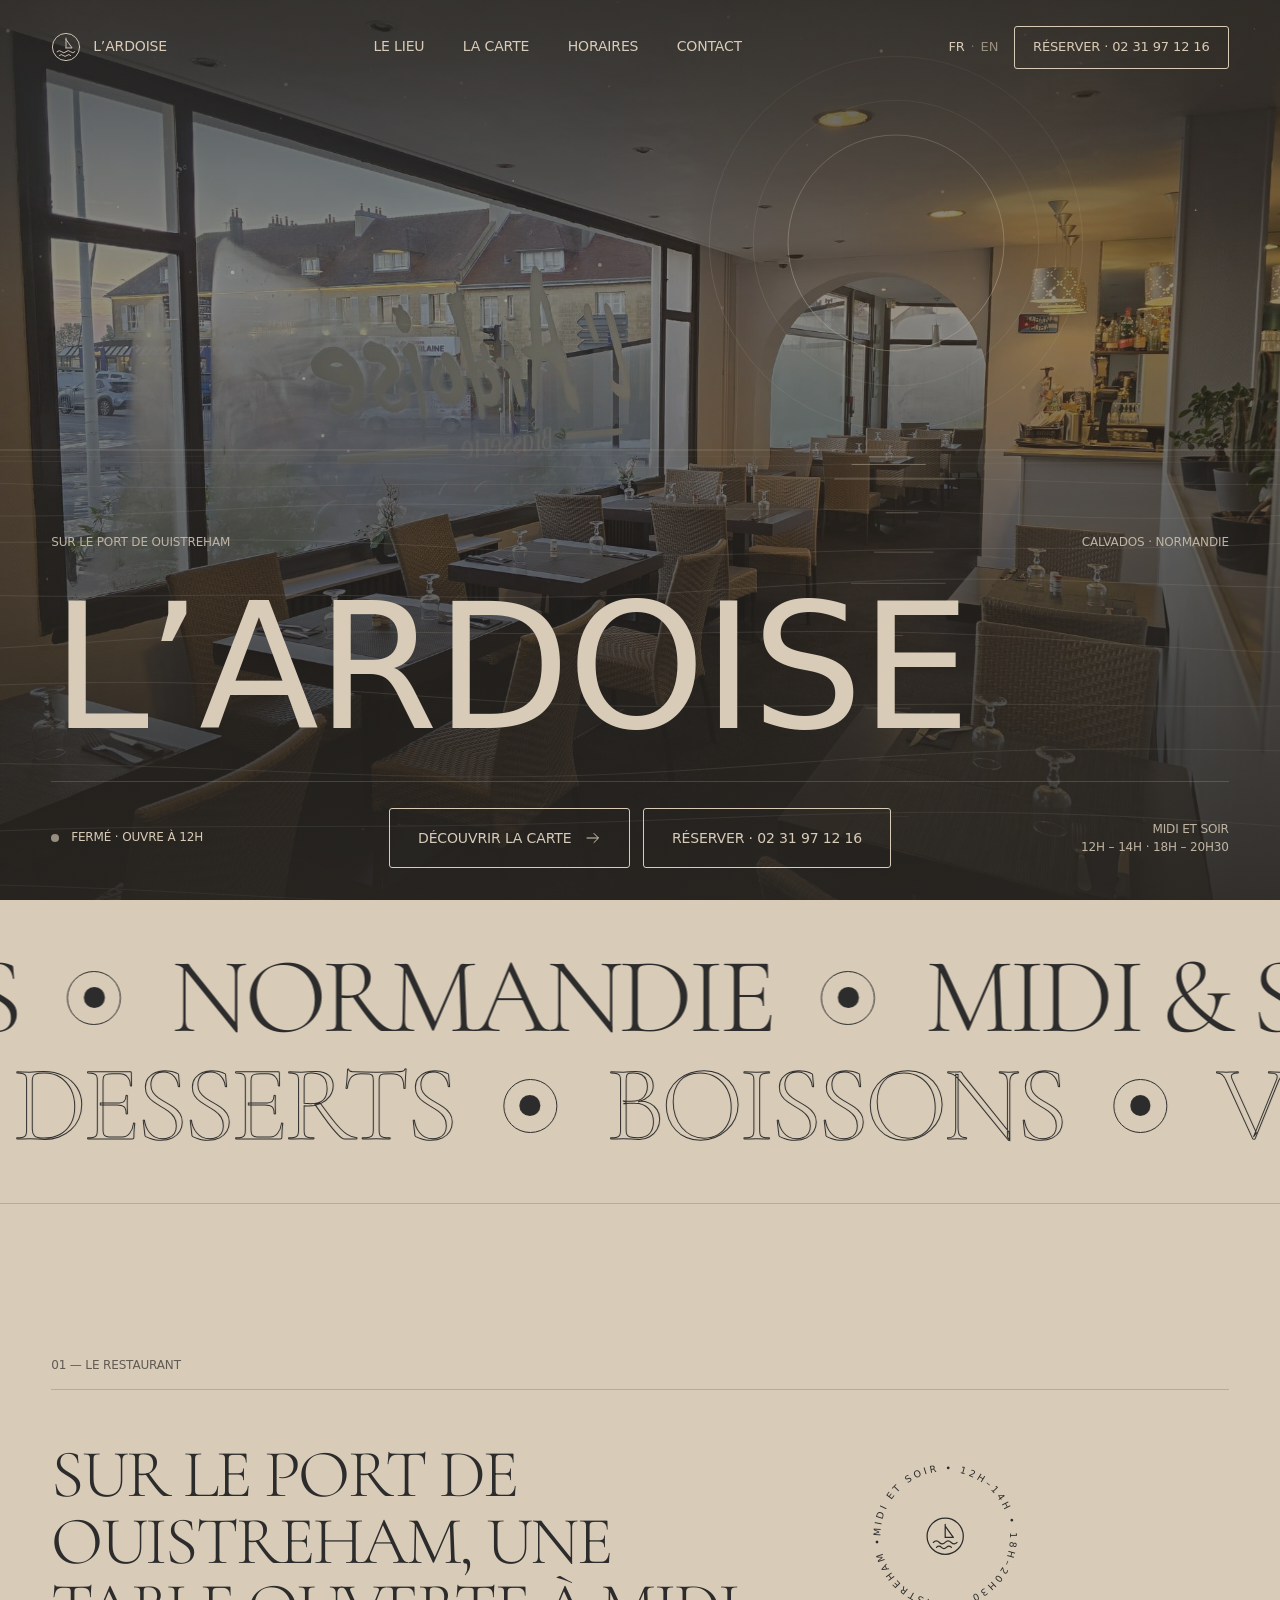
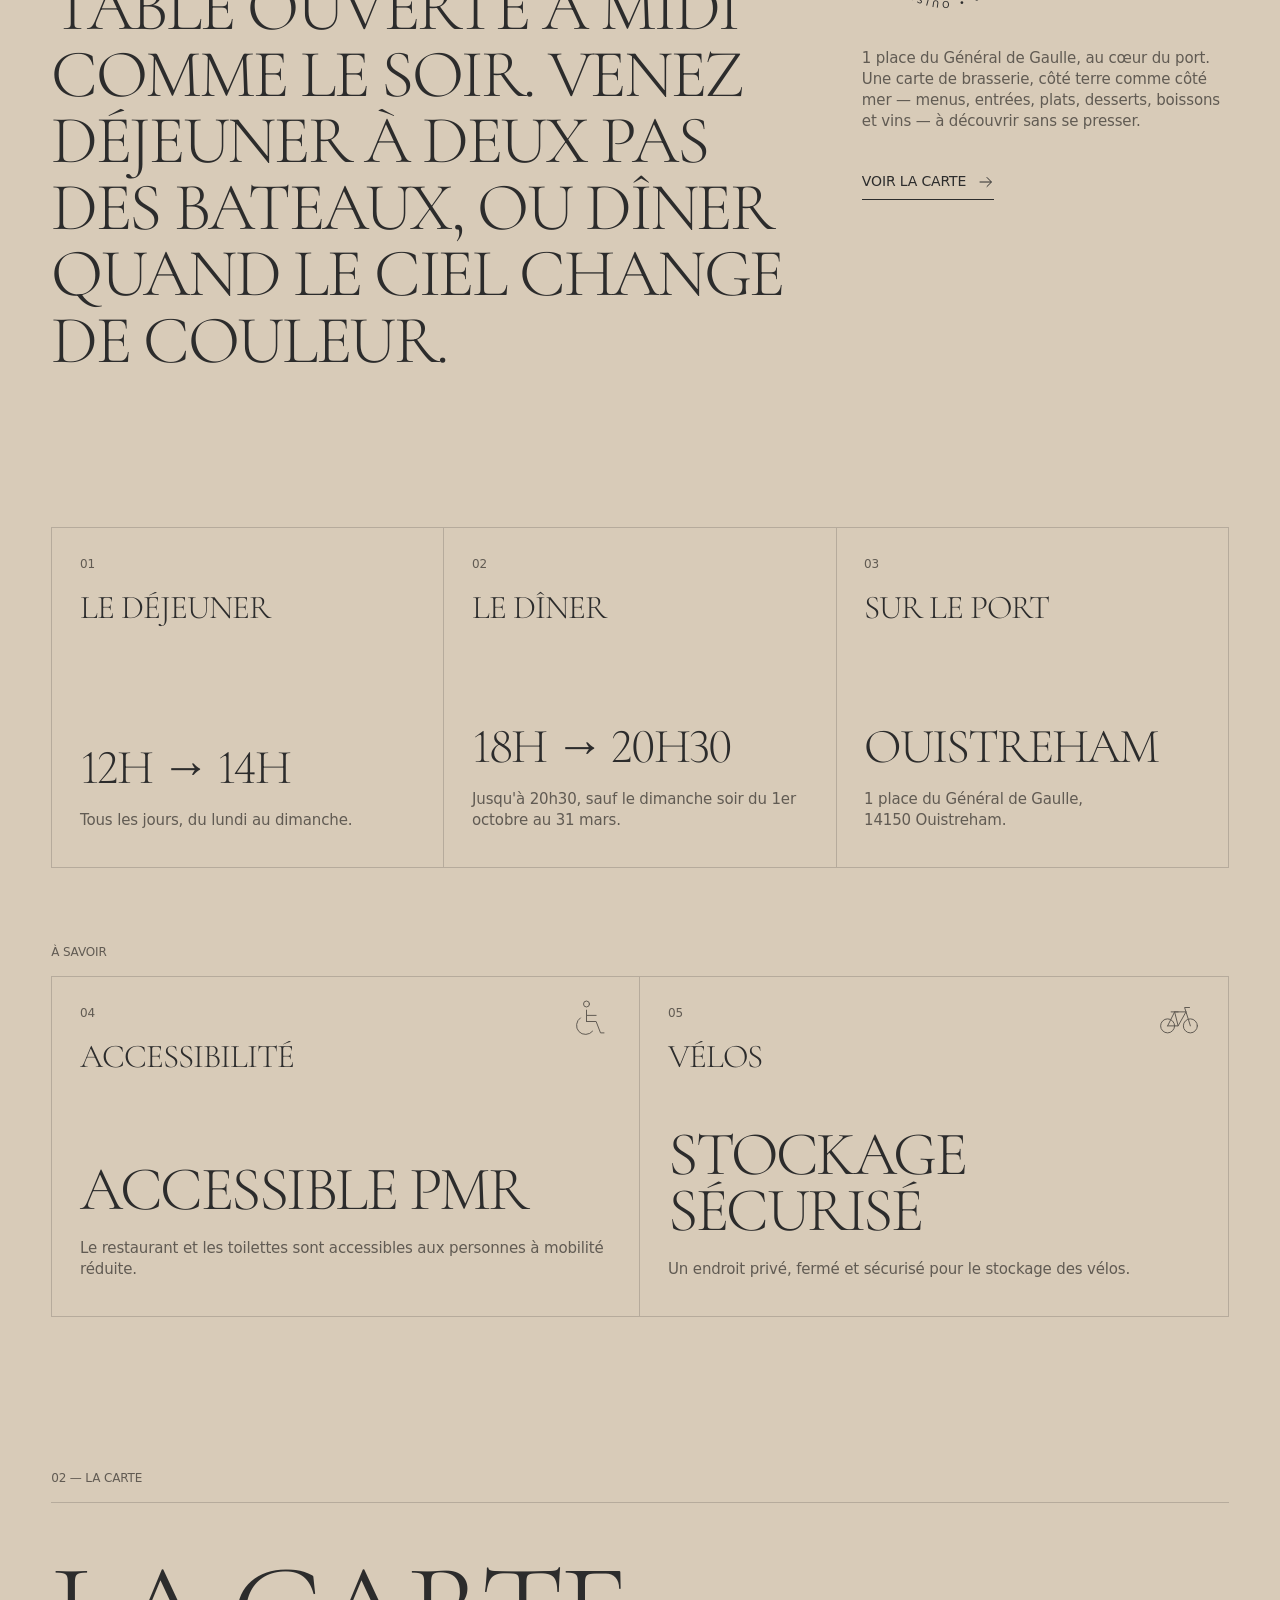
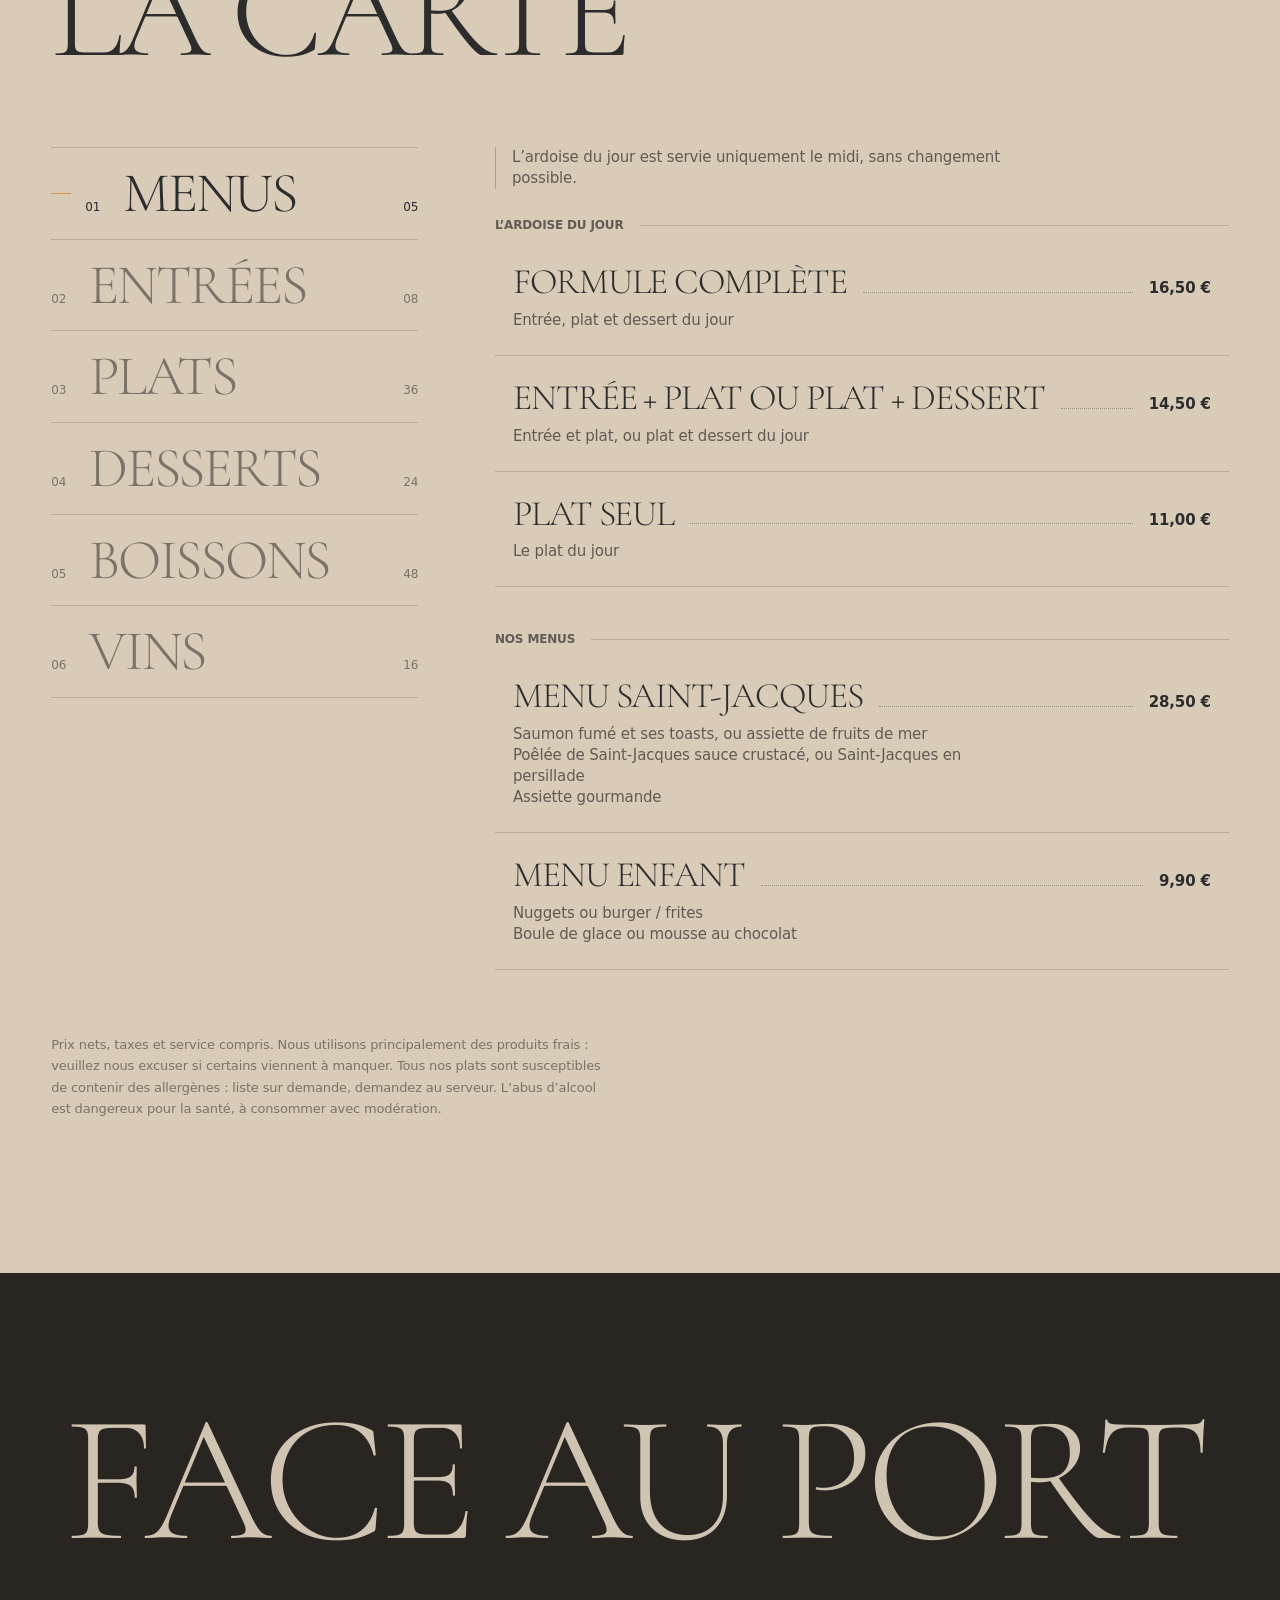
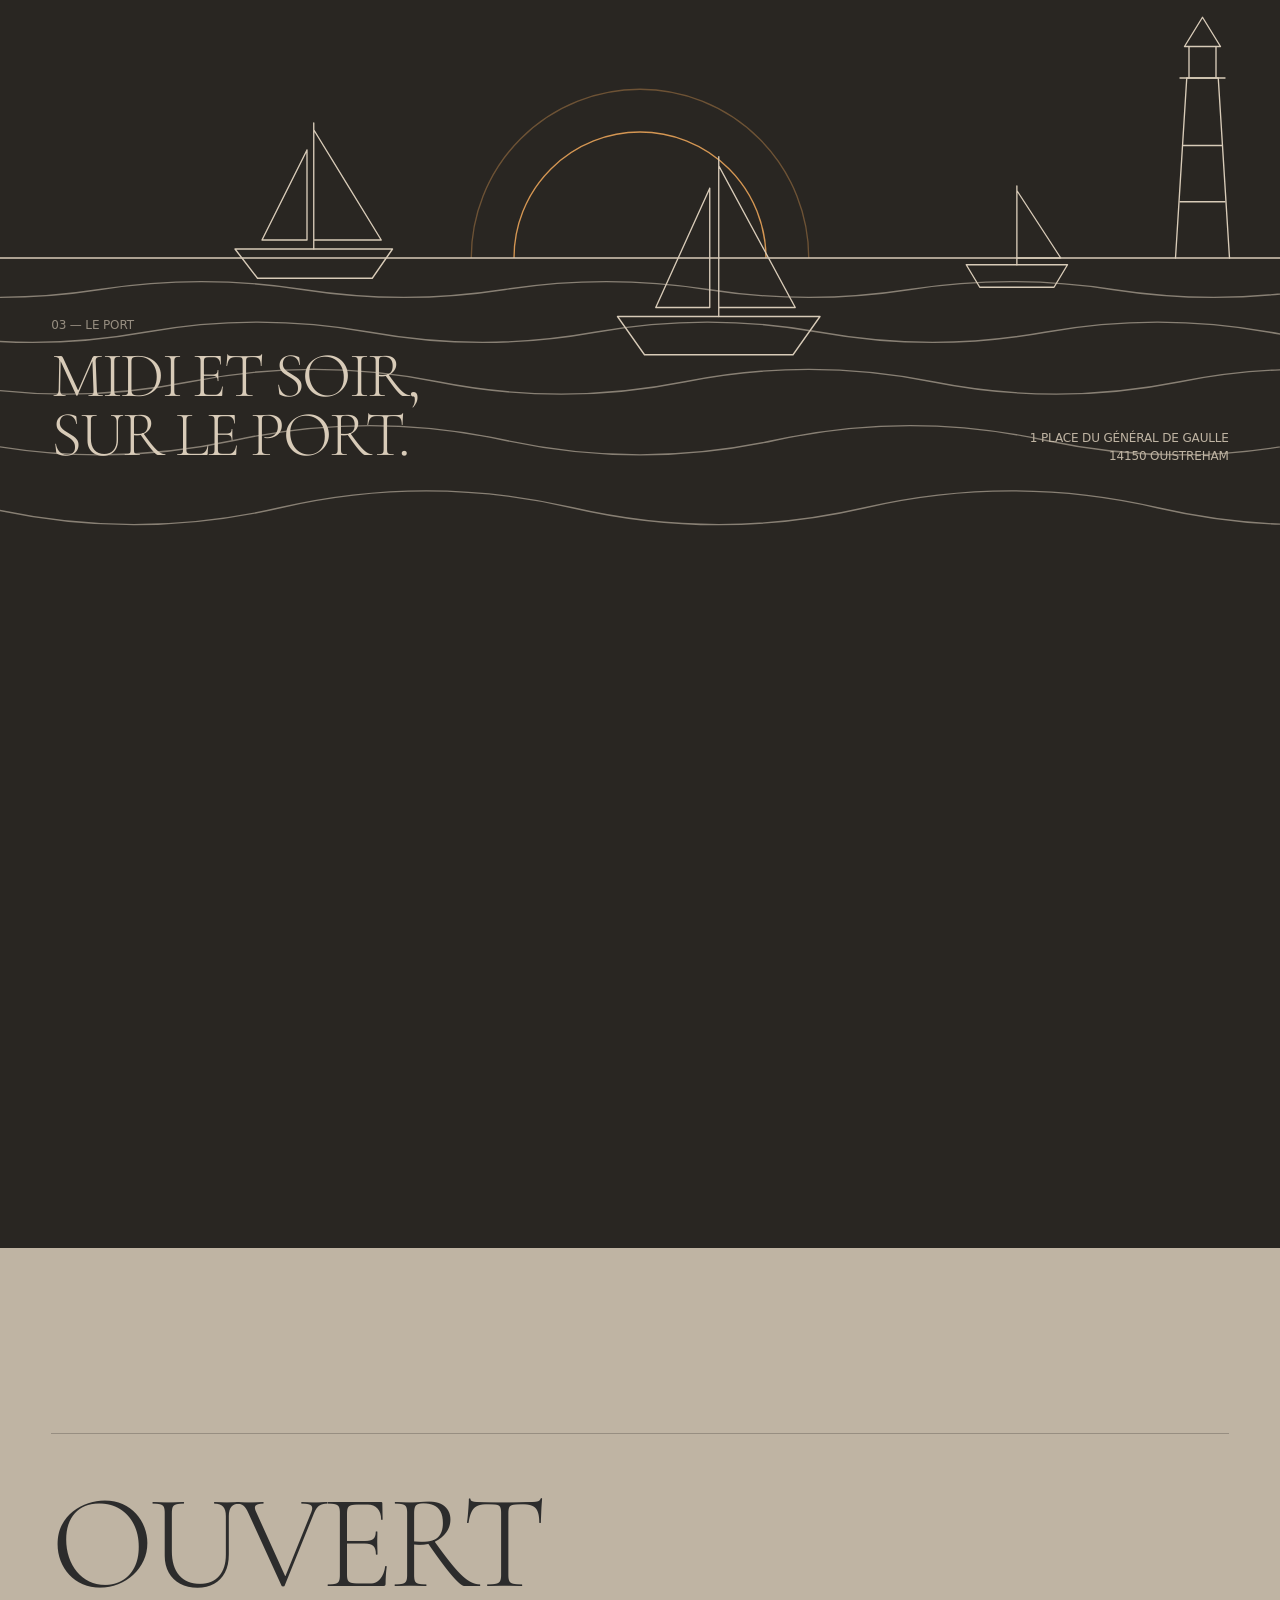
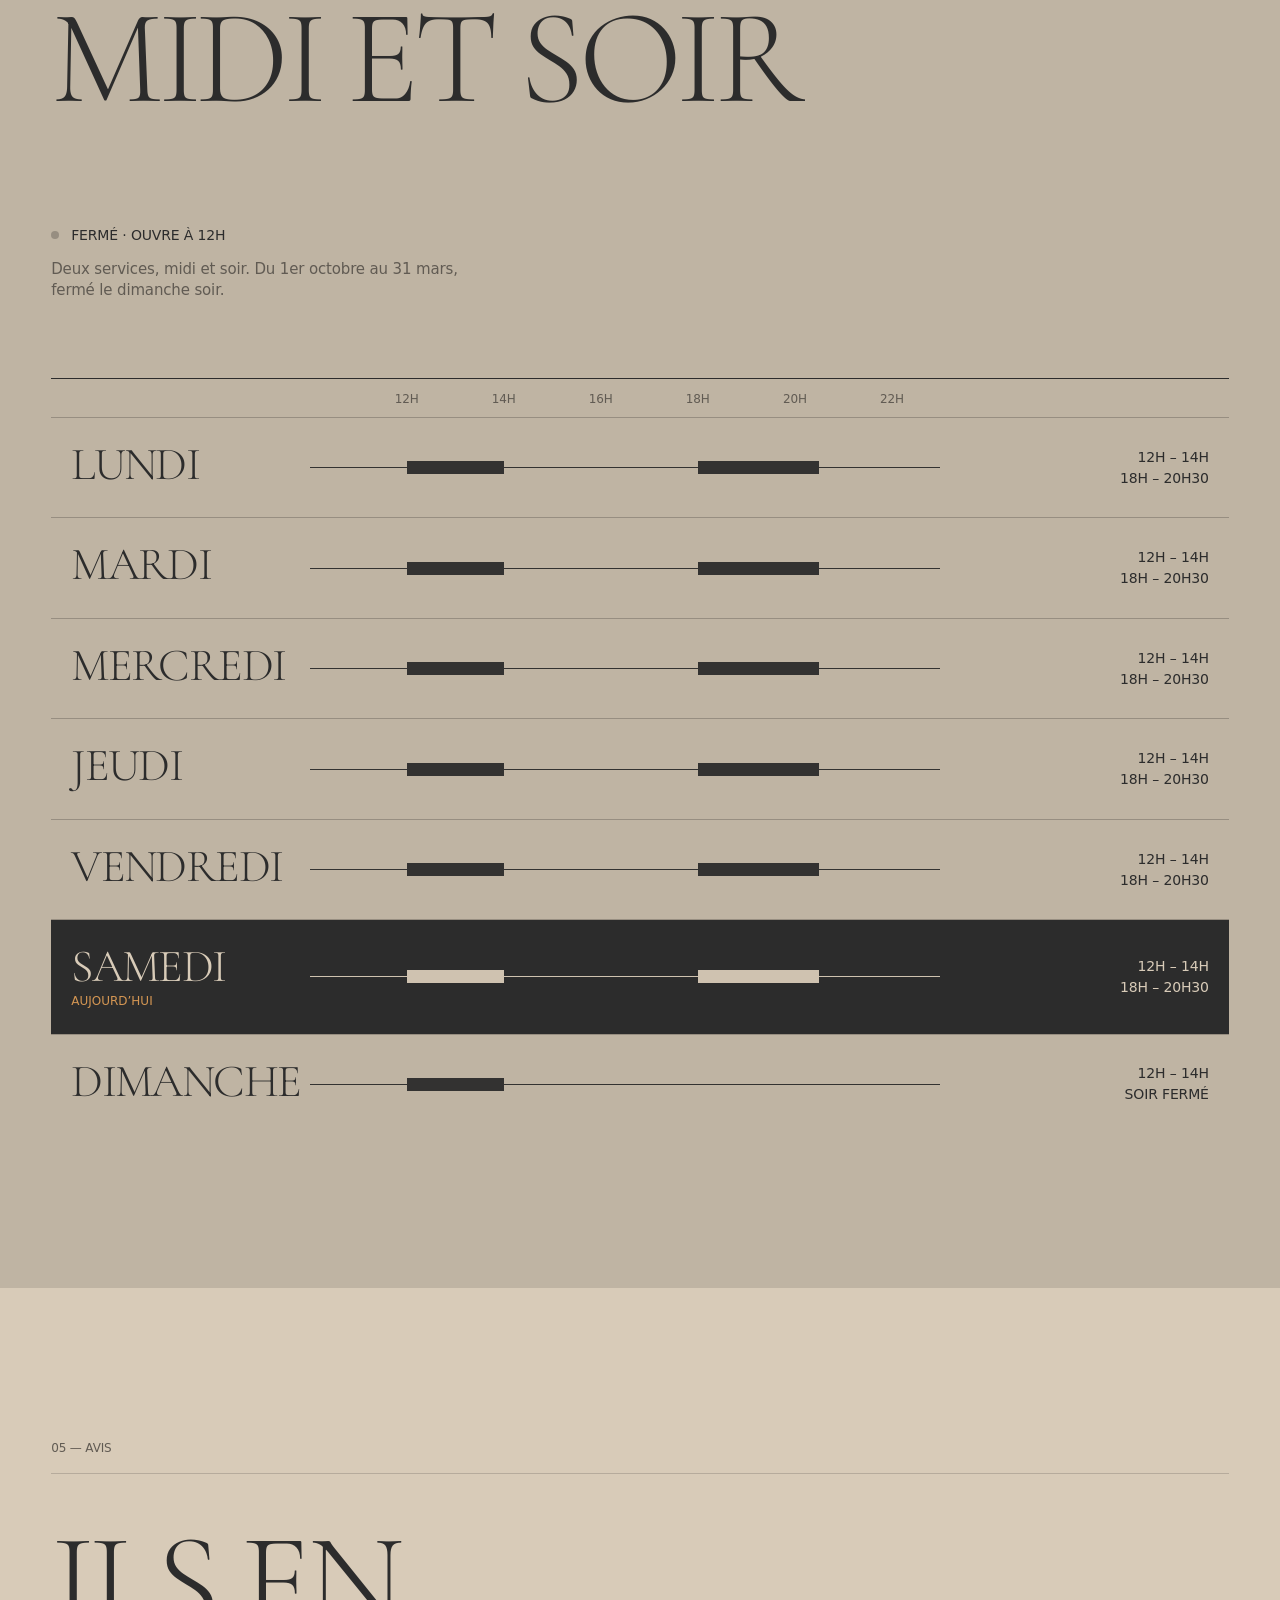
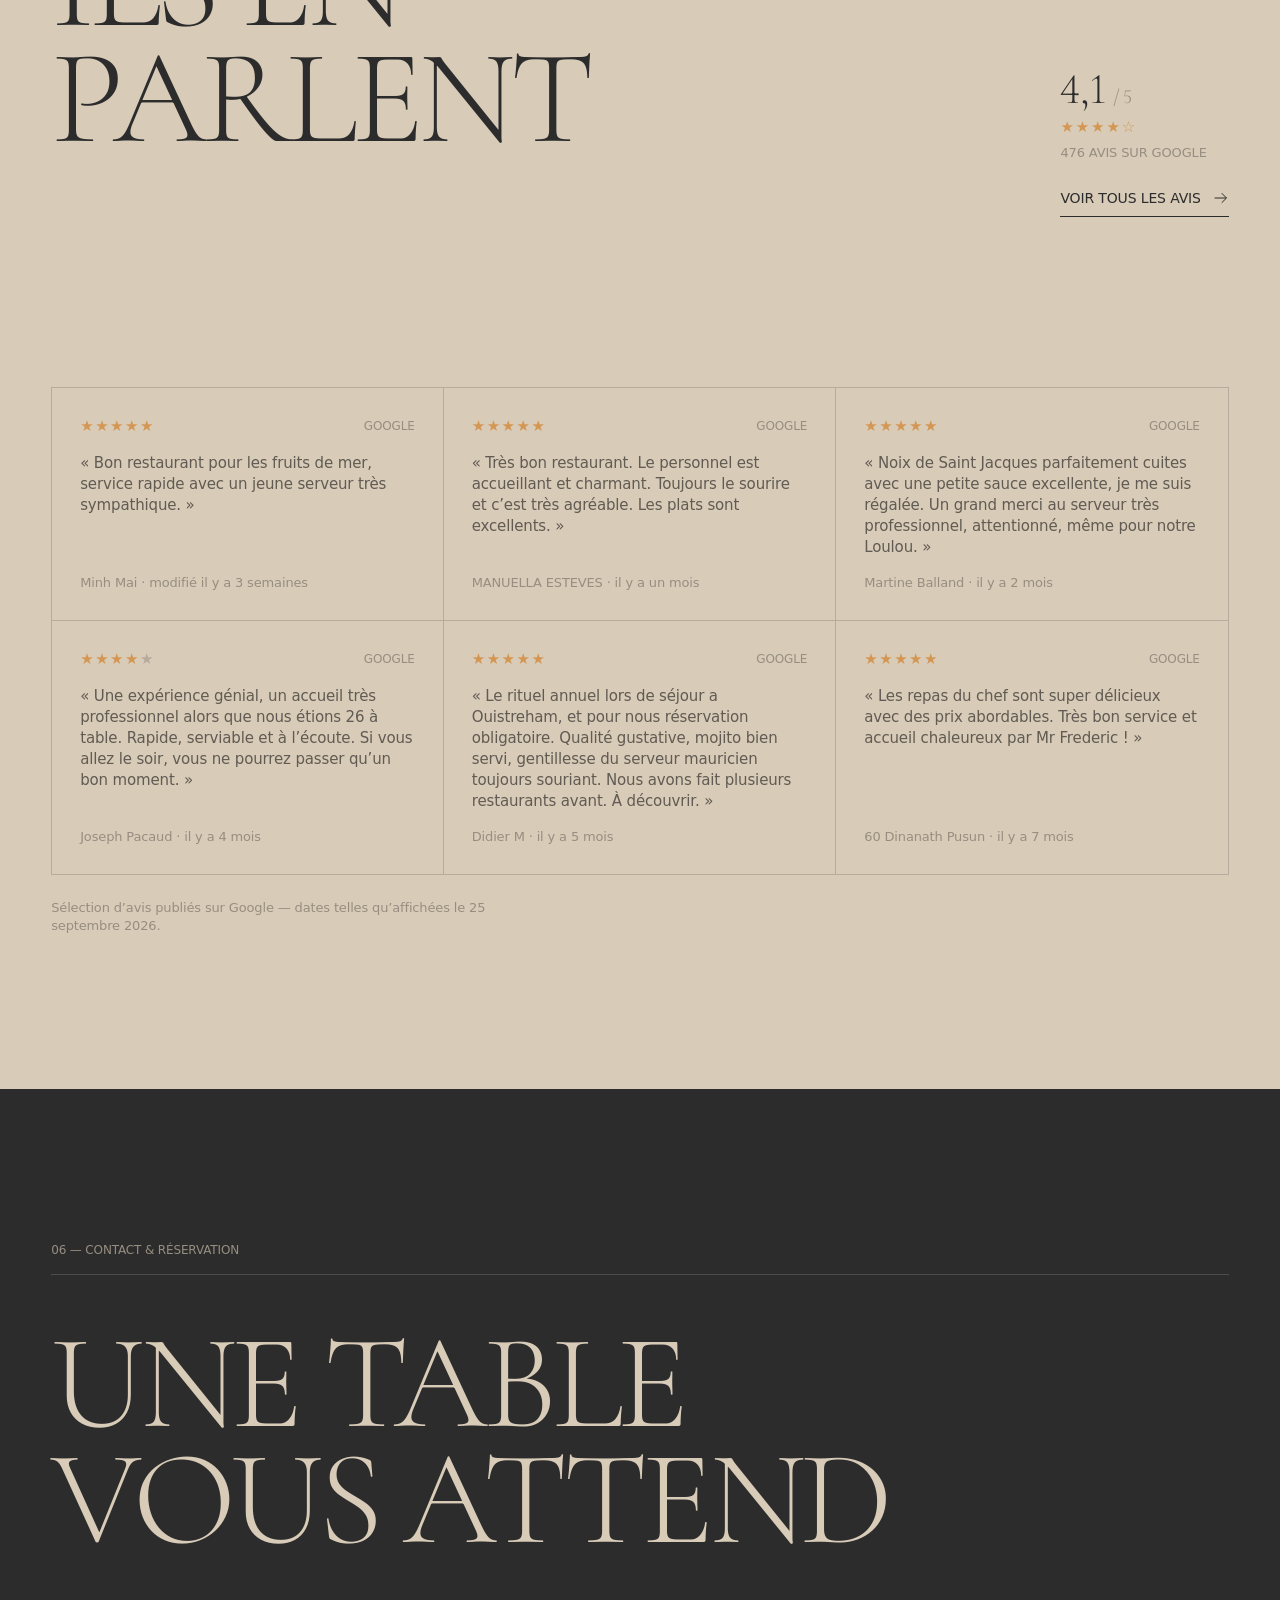
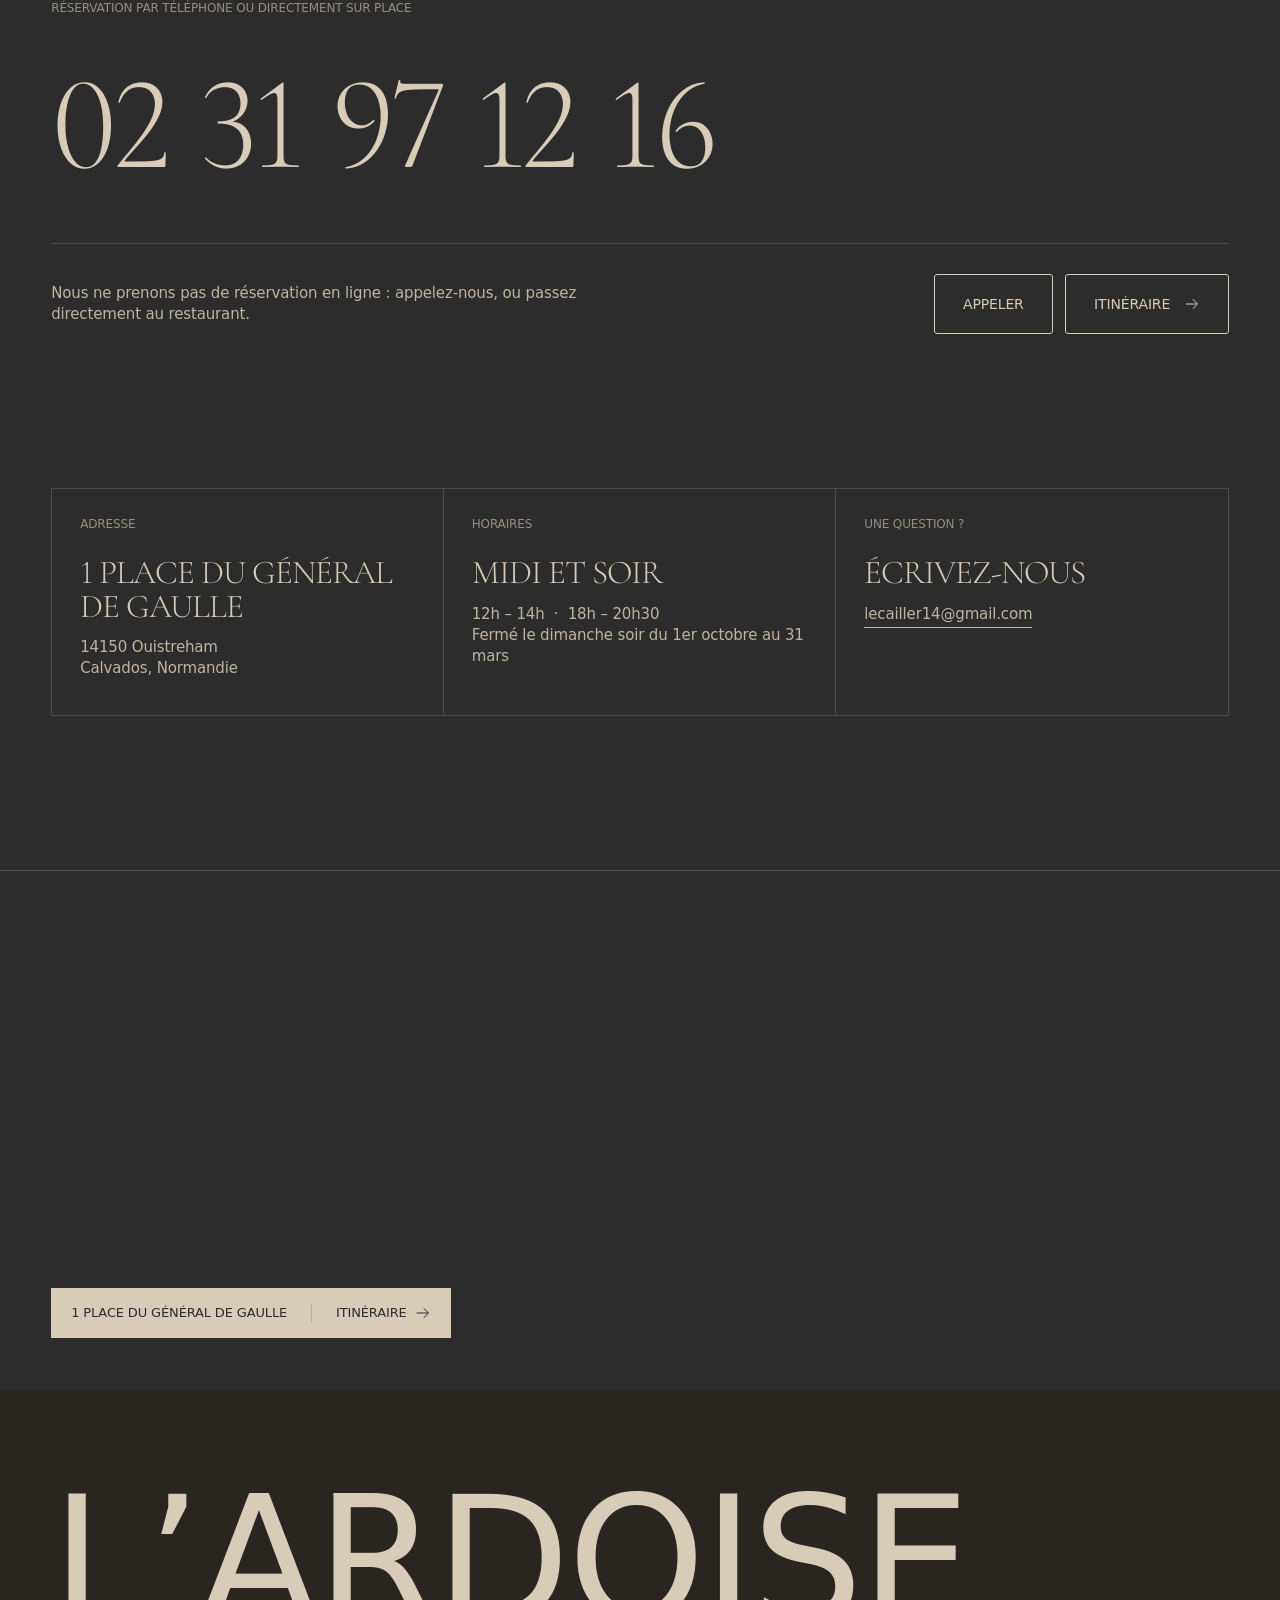
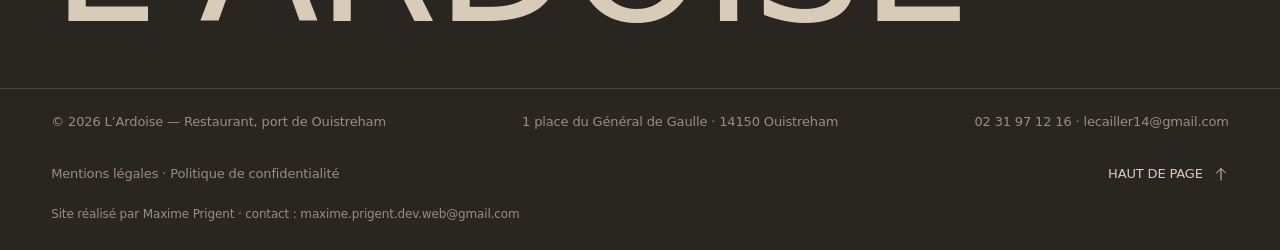
<file: index.html>
<!DOCTYPE html>
<html lang="fr" class="no-js">
<head>
  <meta charset="utf-8">
  <meta name="viewport" content="width=device-width, initial-scale=1">
  <meta name="color-scheme" content="only light">
  <title>L’Ardoise — Restaurant sur le port de Ouistreham</title>
  <meta name="description" content="L’Ardoise, restaurant sur le port de Ouistreham (Calvados), 1 place du Général de Gaulle. Ouvert de 12h à 14h et de 18h à 20h30, tous les jours sauf le dimanche soir du 1er octobre au 31 mars. Réservation au 02 31 97 12 16.">
  <meta name="theme-color" content="#292622">

  <!-- Adresse de référence et version anglaise (pour Google) -->
  <link rel="canonical" href="https://lardoise-ouistreham.fr/">
  <link rel="alternate" hreflang="fr" href="https://lardoise-ouistreham.fr/">
  <link rel="alternate" hreflang="en" href="https://lardoise-ouistreham.fr/index-en">
  <link rel="alternate" hreflang="x-default" href="https://lardoise-ouistreham.fr/">

  <!-- Aperçu lors d’un partage (WhatsApp, Facebook, SMS…) : ici les adresses doivent être complètes -->
  <meta property="og:type" content="website">
  <meta property="og:site_name" content="L’Ardoise">
  <meta property="og:title" content="L’Ardoise — Restaurant sur le port de Ouistreham">
  <meta property="og:description" content="Ouvert de 12h à 14h et de 18h à 20h30, fermé le dimanche soir du 1er octobre au 31 mars. 1 place du Général de Gaulle, Ouistreham.">
  <meta property="og:url" content="https://lardoise-ouistreham.fr/">
  <meta property="og:locale" content="fr_FR">
  <meta property="og:locale:alternate" content="en_GB">
  <meta property="og:image" content="https://lardoise-ouistreham.fr/images/og.jpg">
  <meta property="og:image:width" content="1200">
  <meta property="og:image:height" content="630">
  <meta property="og:image:alt" content="La salle du restaurant L’Ardoise à Ouistreham">
  <meta name="twitter:card" content="summary_large_image">
  <link rel="icon" href="data:image/svg+xml,%3Csvg xmlns='http://www.w3.org/2000/svg' viewBox='0 0 32 32'%3E%3Crect width='32' height='32' fill='%23292622'/%3E%3Cg fill='none' stroke='%23d8cbb8' stroke-width='1.2'%3E%3Ccircle cx='16' cy='16' r='12'/%3E%3Cpath d='M16 7v11M16 8l6 9h-6M8 21q2-2 4 0t4 0t4 0t4 0'/%3E%3C/g%3E%3C/svg%3E">

  <!-- Polices : titres (Cormorant Garamond) hébergés sur le site, dossier fonts/ ; texte (Satoshi) chargé depuis Fontshare. -->
  <link rel="preload" href="fonts/cormorant-garamond-300-latin.woff2" as="font" type="font/woff2" crossorigin>
  <link rel="preconnect" href="https://api.fontshare.com">
  <link rel="preconnect" href="https://cdn.fontshare.com" crossorigin>
  <link href="https://api.fontshare.com/v2/css?f[]=satoshi@500,700&display=swap" rel="stylesheet">
  <link rel="stylesheet" href="style.css">
  <link rel="preload" as="image" href="images/hero.jpg" fetchpriority="high">

  <!-- Horaires : le dîner du dimanche n'est servi que du 1er avril au 30 septembre. Renouveler chaque année
       les dates validFrom / validThrough (même chose dans index-en.html). -->
  <script type="application/ld+json">
  {
    "@context": "https://schema.org",
    "@type": "Restaurant",
    "name": "L’Ardoise",
    "url": "https://lardoise-ouistreham.fr/",
    "image": "https://lardoise-ouistreham.fr/images/og.jpg",
    "telephone": "+33231971216",
    "email": "lecailler14@gmail.com",
    "address": {
      "@type": "PostalAddress",
      "streetAddress": "1 place du Général de Gaulle",
      "addressLocality": "Ouistreham",
      "postalCode": "14150",
      "addressRegion": "Calvados",
      "addressCountry": "FR"
    },
    "geo": { "@type": "GeoCoordinates", "latitude": 49.27912, "longitude": -0.25116 },
    "openingHoursSpecification": [
      { "@type": "OpeningHoursSpecification", "dayOfWeek": ["Monday", "Tuesday", "Wednesday", "Thursday", "Friday", "Saturday", "Sunday"], "opens": "12:00", "closes": "14:00" },
      { "@type": "OpeningHoursSpecification", "dayOfWeek": ["Monday", "Tuesday", "Wednesday", "Thursday", "Friday", "Saturday"], "opens": "18:00", "closes": "20:30" },
      { "@type": "OpeningHoursSpecification", "dayOfWeek": "Sunday", "opens": "18:00", "closes": "20:30", "validFrom": "2027-04-01", "validThrough": "2027-09-30" }
    ]
  }
  </script>
</head>
<body class="is-loading">

  <!-- Symboles SVG réutilisés -->
  <svg width="0" height="0" style="position:absolute" aria-hidden="true" focusable="false">
    <symbol id="mark" viewBox="0 0 32 32">
      <g fill="none" stroke="currentColor" stroke-width="1" stroke-linecap="round" stroke-linejoin="round">
        <circle cx="16" cy="16" r="14.5"/>
        <path d="M16 6.5V17M16 8l6.5 9H16"/>
        <path d="M6.5 21q2.4-2.4 4.8 0t4.7 0t4.8 0t4.7 0"/>
        <path d="M9 25q2-2 4 0t4 0t4 0"/>
      </g>
    </symbol>
    <symbol id="arrow" viewBox="0 0 16 16">
      <path d="M2 8h11M9 3.5 13.5 8 9 12.5" fill="none" stroke="currentColor" stroke-width="1" stroke-linecap="round" stroke-linejoin="round"/>
    </symbol>
  </svg>

  <!-- Préchargeur -->
  <div class="preloader" aria-hidden="true">
    <div class="pl-inner">
      <svg class="pl-mark"><use href="#mark"/></svg>
      <p class="pl-name">L’Ardoise</p>
      <p class="pl-sub">Ouistreham · Port</p>
      <div class="pl-line"><i class="pl-bar"></i></div>
      <p class="pl-num">00</p>
    </div>
  </div>

  <div class="progress" aria-hidden="true"></div>
  <div class="cursor-ring" aria-hidden="true"></div>
  <div class="cursor-dot" aria-hidden="true"></div>

  <!-- Navigation -->
  <header class="nav" id="nav">
    <a class="brand" href="#accueil" aria-label="L’Ardoise — accueil">
      <svg class="brand-mark"><use href="#mark"/></svg>
      <span data-roll>L’Ardoise</span>
    </a>
    <nav class="nav-links" aria-label="Navigation principale">
      <a href="#lieu"><span data-roll>Le lieu</span></a>
      <a href="#carte"><span data-roll>La carte</span></a>
      <a href="#horaires"><span data-roll>Horaires</span></a>
      <a href="#contact"><span data-roll>Contact</span></a>
    </nav>
    <div class="nav-right">
      <div class="lang" role="group" aria-label="Choisir la langue du site">
        <span class="lang-cur" aria-current="true">FR</span><span class="lang-sep">·</span><a href="index-en.html" hreflang="en" lang="en">EN</a>
      </div>
      <a class="btn btn-sm" href="tel:+33231971216" data-magnet aria-label="Réserver par téléphone au 02 31 97 12 16"><span data-roll>Réserver · 02 31 97 12 16</span></a>
      <button class="burger" aria-label="Ouvrir le menu" aria-expanded="false" aria-controls="menu"><i></i><i></i></button>
    </div>
  </header>

  <div class="menu-overlay" id="menu" aria-hidden="true">
    <nav>
      <a href="#lieu"><span>01</span>Le lieu</a>
      <a href="#carte"><span>02</span>La carte</a>
      <a href="#horaires"><span>03</span>Horaires</a>
      <a href="#contact"><span>04</span>Contact</a>
      <a href="#contact"><span>→</span>Réserver</a>
    </nav>
    <p class="menu-foot">Réservation par téléphone ou sur place<br><a href="tel:+33231971216">02 31 97 12 16</a><br>1 place du Général de Gaulle · 14150 Ouistreham</p>
  </div>

  <main>
    <!-- ================= HERO ================= -->
    <section class="hero" id="accueil">
      <!-- Photo d'ambiance : images/hero.jpg (réglée dans style.css, règle .hero). Pour la changer, remplacez ce fichier : paysage, 1920 px de large minimum. -->
      <div class="hero-photo" aria-hidden="true"></div>
      <canvas id="sea" aria-hidden="true"></canvas>
      <div class="hero-glow" aria-hidden="true"></div>
      <div class="hero-shade" aria-hidden="true"></div>

      <div class="hero-inner">
        <div class="hero-meta">
          <span data-reveal="fade" style="--d:1500">Sur le port de Ouistreham</span>
          <span data-reveal="fade" style="--d:1650">Calvados · Normandie</span>
        </div>

        <h1 class="wordmark" aria-label="L’Ardoise"><span class="wm-line" data-chars aria-hidden="true">L’Ardoise</span></h1>

        <div class="hero-foot">
          <i class="rule" data-reveal="line" style="--d:1700"></i>
          <div class="hero-foot-row">
            <p class="status" data-status data-reveal="fade" style="--d:1800"><i class="dot"></i><span>…</span></p>
            <div class="hero-cta" data-reveal="up" style="--d:1900">
              <a class="btn" href="#carte" data-magnet><span data-roll>Découvrir la carte</span><svg class="ico"><use href="#arrow"/></svg></a>
              <a class="btn" href="tel:+33231971216" data-magnet aria-label="Réserver par téléphone au 02 31 97 12 16"><span data-roll>Réserver · 02 31 97 12 16</span></a>
            </div>
            <p class="hero-hours" data-reveal="fade" style="--d:2000">Midi et soir<br>12h – 14h · 18h – 20h30</p>
          </div>
        </div>
      </div>
    </section>

    <!-- ================= MARQUEE ================= -->
    <section class="marquee on-light" aria-label="Ouistreham, entrées, plats, desserts, boissons">
      <div class="mq-row" data-mq="-1">
        <div class="mq-set"><span>Ouistreham</span><i></i><span>Le port</span><i></i><span>Calvados</span><i></i><span>Normandie</span><i></i><span>Midi &amp; soir</span><i></i></div>
      </div>
      <div class="mq-row outline" data-mq="1">
        <div class="mq-set"><span>Entrées</span><i></i><span>Plats</span><i></i><span>Desserts</span><i></i><span>Boissons</span><i></i><span>Vins</span><i></i></div>
      </div>
    </section>

    <!-- ================= LE LIEU ================= -->
    <section class="intro on-light" id="lieu">
      <div class="wrap">
        <div class="sec-head">
          <p class="label" data-reveal="up">01 — Le restaurant</p>
          <i class="rule" data-reveal="line"></i>
        </div>

        <div class="intro-grid">
          <p class="lead" data-fill>Sur le port de Ouistreham, une table ouverte à midi comme le soir. Venez déjeuner à deux pas des bateaux, ou dîner quand le ciel change de couleur.</p>

          <div class="intro-side">
            <svg class="badge" viewBox="0 0 200 200" aria-hidden="true" data-reveal="scale">
              <defs><path id="circ" d="M100 100m-78 0a78 78 0 1 1 156 0a78 78 0 1 1-156 0"/></defs>
              <text><textPath href="#circ" textLength="486" lengthAdjust="spacing">MIDI ET SOIR • 12H–14H • 18H–20H30 • OUISTREHAM • </textPath></text>
              <use href="#mark" x="76" y="76" width="48" height="48"/>
            </svg>
            <p class="body" data-reveal="up" style="--d:150">1 place du Général de Gaulle, au cœur du port. Une carte de brasserie, côté terre comme côté mer — menus, entrées, plats, desserts, boissons et vins — à découvrir sans se presser.</p>
            <a class="link" href="#carte" data-reveal="up" style="--d:250"><span data-roll>Voir la carte</span><svg class="ico"><use href="#arrow"/></svg></a>
          </div>
        </div>

        <div class="cards" data-stagger>
          <article class="card" data-reveal="up" data-tilt>
            <span class="card-num">01</span>
            <h3 class="card-title">Le déjeuner</h3>
            <p class="card-time">12h <em>→</em> 14h</p>
            <p class="card-text">Tous les jours, du lundi au dimanche.</p>
          </article>
          <article class="card" data-reveal="up" data-tilt>
            <span class="card-num">02</span>
            <h3 class="card-title">Le dîner</h3>
            <p class="card-time">18h <em>→</em> 20h30</p>
            <p class="card-text">Jusqu'à 20h30, sauf le dimanche soir du 1er octobre au 31 mars.</p>
          </article>
          <article class="card" data-reveal="up" data-tilt>
            <span class="card-num">03</span>
            <h3 class="card-title">Sur le port</h3>
            <p class="card-time">Ouistreham</p>
            <p class="card-text">1 place du Général de Gaulle,<br>14150 Ouistreham.</p>
          </article>
        </div>

        <!-- À savoir : accessibilité PMR et stockage des vélos. Informations données par le restaurant :
             ne rien ajouter qu'il n'ait confirmé. Même contenu à tenir à jour dans index-en.html. -->
        <p class="label cards-label" data-reveal="up">À savoir</p>
        <div class="cards cards-duo" data-stagger>
          <article class="card" data-reveal="up" data-tilt>
            <span class="card-num">04</span>
            <svg class="card-ico" viewBox="0 0 24 24" aria-hidden="true"><circle cx="10" cy="4" r="1.7"/><path d="M10 7.5V14M10 10.5H15.5M10 14H15.5L18 20.5h2"/><path d="M6.52 11.94A5.2 5.2 0 1 0 13.48 19.54"/></svg>
            <h3 class="card-title">Accessibilité</h3>
            <p class="card-time">Accessible PMR</p>
            <p class="card-text">Le restaurant et les toilettes sont accessibles aux personnes à mobilité réduite.</p>
          </article>
          <article class="card" data-reveal="up" data-tilt>
            <span class="card-num">05</span>
            <svg class="card-ico" viewBox="0 0 24 24" aria-hidden="true"><circle cx="5.5" cy="16.5" r="4"/><circle cx="18.5" cy="16.5" r="4"/><path d="M5.5 16.5 9.5 8.5H16l2.5 8M9.5 8.5l2 8h-6M11.5 16.5 16 8.5M7.5 8.5h4M16 8.5l-.8-2.5h2.8"/></svg>
            <h3 class="card-title">Vélos</h3>
            <p class="card-time">Stockage sécurisé</p>
            <p class="card-text">Un endroit privé, fermé et sécurisé pour le stockage des vélos.</p>
          </article>
        </div>
      </div>
    </section>

    <!-- ================= LA CARTE ================= -->
    <section class="carte on-light" id="carte">
      <div class="wrap">
        <div class="sec-head">
          <p class="label" data-reveal="up">02 — La carte</p>
          <i class="rule" data-reveal="line"></i>
        </div>
        <h2 class="h2" data-split>La carte</h2>

        <div class="carte-grid">
          <nav class="tabs" aria-label="Parties de la carte" id="tabs"></nav>
          <div class="panel" id="panel" role="region" aria-live="polite"></div>
        </div>
        <!-- Mentions reprises de la carte papier. Même contenu à tenir à jour dans index-en.html. -->
        <p class="carte-foot" data-reveal="up">Prix nets, taxes et service compris. Nous utilisons principalement des produits frais : veuillez nous excuser si certains viennent à manquer. Tous nos plats sont susceptibles de contenir des allergènes : liste sur demande, demandez au serveur. L’abus d’alcool est dangereux pour la santé, à consommer avec modération.</p>
        <noscript><p>Activez JavaScript pour afficher la carte, ou appelez-nous au 02 31 97 12 16.</p></noscript>
      </div>
    </section>

    <!-- ================= LE PORT (scène épinglée) ================= -->
    <section class="harbor on-dark" id="port" aria-label="Le port de Ouistreham">
      <div class="harbor-sticky">
        <p class="harbor-title" aria-hidden="true">Face <br class="br-m">au port</p>

        <svg class="harbor-svg" viewBox="0 0 1440 800" preserveAspectRatio="xMidYMax slice" aria-hidden="true">
          <defs>
            <clipPath id="sky"><rect x="0" y="0" width="1440" height="520"/></clipPath>
          </defs>

          <g clip-path="url(#sky)">
            <g id="sun">
              <circle class="draw sun" cx="720" cy="520" r="112" pathLength="1"/>
              <circle class="draw sun2" cx="720" cy="520" r="150" pathLength="1"/>
            </g>
          </g>

          <path class="draw" d="M0 520H1440" pathLength="1"/>

          <!-- Phare -->
          <g class="lh">
            <path class="draw" d="M1196 520 1206 360H1234L1244 520" pathLength="1"/>
            <path class="draw" d="M1200 470H1240M1203 420H1237" pathLength="1"/>
            <path class="draw" d="M1200 360H1240M1208 360V332H1232V360M1204 332H1236L1220 306Z" pathLength="1"/>
          </g>

          <!-- Bateaux -->
          <g class="boat b1">
            <path class="draw" d="M360 512H500L482 538H380Z" pathLength="1"/>
            <path class="draw" d="M430 512V400M430 406V504L490 504ZM424 424V504L384 504Z" pathLength="1"/>
          </g>
          <g class="boat b2">
            <path class="draw" d="M700 572H880L856 606H724Z" pathLength="1"/>
            <path class="draw" d="M790 572V430M790 438V564L858 564ZM782 458V564L734 564Z" pathLength="1"/>
          </g>
          <g class="boat b3">
            <path class="draw" d="M1010 526H1100L1088 546H1022Z" pathLength="1"/>
            <path class="draw" d="M1055 526V456M1055 460V520L1094 520Z" pathLength="1"/>
          </g>

          <!-- Vagues -->
          <g class="waves">
            <path class="draw wv" d="M-120 548q90-14 180 0t180 0t180 0t180 0t180 0t180 0t180 0t180 0t180 0" pathLength="1"/>
            <path class="draw wv" d="M-120 586q100-18 200 0t200 0t200 0t200 0t200 0t200 0t200 0t200 0" pathLength="1"/>
            <path class="draw wv" d="M-120 630q110-22 220 0t220 0t220 0t220 0t220 0t220 0t220 0" pathLength="1"/>
            <path class="draw wv" d="M-120 682q120-26 240 0t240 0t240 0t240 0t240 0t240 0t240 0" pathLength="1"/>
            <path class="draw wv" d="M-120 742q130-30 260 0t260 0t260 0t260 0t260 0t260 0" pathLength="1"/>
          </g>
        </svg>

        <div class="harbor-cap harbor-cap-a">
          <p class="label">03 — Le port</p>
          <p class="harbor-line">Midi et soir,<br>sur le port.</p>
        </div>
        <p class="harbor-cap harbor-cap-b">1 place du Général de Gaulle<br>14150 Ouistreham</p>
      </div>
    </section>

    <!-- ================= HORAIRES ================= -->
    <section class="hours on-light" id="horaires">
      <div class="wrap">
        <div class="sec-head">
          <p class="label" data-reveal="up">04 — Horaires</p>
          <i class="rule" data-reveal="line"></i>
        </div>
        <div class="hours-head">
          <h2 class="h2" data-split>Ouvert<br>midi et soir</h2>
          <div class="hours-status" data-reveal="up" style="--d:200">
            <p class="status status-lg" data-status><i class="dot"></i><span>…</span></p>
            <p class="body">Deux services, midi et soir. Du 1er octobre au 31 mars, fermé le dimanche soir.</p>
          </div>
        </div>
        <div class="days" id="days"></div>
      </div>
    </section>

    <!-- ================= AVIS =================
         Sélection d'avis réels de la fiche Google de L'Ardoise (note, texte, note en étoiles, nom de
         l'auteur et délai relatif, tels qu'affichés par Google), relevés le 25/09/2026 : https://www.google.com/maps/place/l'Ardoise+Restaurant/@49.2794805,-0.2527661,17z/data=!4m8!3m7!1s0x480a65fc0c7f3af5:0x70d596b481e7ab75!8m2!3d49.2791602!4d-0.2511388!9m1!1b1!16s%2Fg%2F11jlx2wq5j
         Critères : avis récents, bien notés (4 ou 5 étoiles) et précis (plat, service, accueil), classés du
         plus récent au plus ancien. Rien n'a été reformulé ni inventé (seules l'apostrophe typographique et
         la ponctuation aux retours à la ligne sont harmonisées avec le reste du site).
         Sans compte Google, la fiche ne montre que 10 avis et le tri "Les plus récents" est réservé aux
         visiteurs connectés : pour élargir le choix, consultez la liste complète depuis un compte Google.
         Pour changer la sélection, remplacez un bloc .review-card par un autre avis réel de la même fiche
         (texte + note + auteur + délai), sans modifier le sens des avis. Les délais ("il y a 2 mois")
         vieillissent : à chaque renouvellement, mettez aussi à jour la date dans la note sous les avis. -->
    <section class="reviews on-light" id="avis">
      <div class="wrap">
        <div class="sec-head">
          <p class="label" data-reveal="up">05 — Avis</p>
          <i class="rule" data-reveal="line"></i>
        </div>
        <div class="reviews-top">
          <h2 class="h2" data-split>Ils en<br>parlent</h2>
          <div class="reviews-score" data-reveal="up">
            <p class="score-num">4,1 <span>/ 5</span></p>
            <p class="score-stars" aria-hidden="true">★★★★☆</p>
            <p class="score-text">476 avis sur Google</p>
            <a class="link" href="https://www.google.com/maps/place/l'Ardoise+Restaurant/@49.2794805,-0.2527661,17z/data=!4m8!3m7!1s0x480a65fc0c7f3af5:0x70d596b481e7ab75!8m2!3d49.2791602!4d-0.2511388!9m1!1b1!16s%2Fg%2F11jlx2wq5j" target="_blank" rel="noopener"><span data-roll>Voir tous les avis</span><svg class="ico"><use href="#arrow"/></svg></a>
          </div>
        </div>

        <div class="reviews-row" data-stagger>
          <article class="review-card" data-reveal="up">
            <div class="review-top">
              <p class="stars" aria-label="5 étoiles sur 5">★★★★★</p>
              <span class="review-src">Google</span>
            </div>
            <p class="review-body">« Bon restaurant pour les fruits de mer, service rapide avec un jeune serveur très sympathique. »</p>
            <p class="review-author">Minh Mai <span>· modifié il y a 3 semaines</span></p>
          </article>

          <article class="review-card" data-reveal="up">
            <div class="review-top">
              <p class="stars" aria-label="5 étoiles sur 5">★★★★★</p>
              <span class="review-src">Google</span>
            </div>
            <p class="review-body">« Très bon restaurant. Le personnel est accueillant et charmant. Toujours le sourire et c’est très agréable. Les plats sont excellents. »</p>
            <p class="review-author">MANUELLA ESTEVES <span>· il y a un mois</span></p>
          </article>

          <article class="review-card" data-reveal="up">
            <div class="review-top">
              <p class="stars" aria-label="5 étoiles sur 5">★★★★★</p>
              <span class="review-src">Google</span>
            </div>
            <p class="review-body">« Noix de Saint Jacques parfaitement cuites avec une petite sauce excellente, je me suis régalée. Un grand merci au serveur très professionnel, attentionné, même pour notre Loulou. »</p>
            <p class="review-author">Martine Balland <span>· il y a 2 mois</span></p>
          </article>

          <article class="review-card" data-reveal="up">
            <div class="review-top">
              <p class="stars" aria-label="4 étoiles sur 5">★★★★<span class="off">★</span></p>
              <span class="review-src">Google</span>
            </div>
            <p class="review-body">« Une expérience génial, un accueil très professionnel alors que nous étions 26 à table. Rapide, serviable et à l’écoute. Si vous allez le soir, vous ne pourrez passer qu’un bon moment. »</p>
            <p class="review-author">Joseph Pacaud <span>· il y a 4 mois</span></p>
          </article>

          <article class="review-card" data-reveal="up">
            <div class="review-top">
              <p class="stars" aria-label="5 étoiles sur 5">★★★★★</p>
              <span class="review-src">Google</span>
            </div>
            <p class="review-body">« Le rituel annuel lors de séjour a Ouistreham, et pour nous réservation obligatoire. Qualité gustative, mojito bien servi, gentillesse du serveur mauricien toujours souriant. Nous avons fait plusieurs restaurants avant. À découvrir. »</p>
            <p class="review-author">Didier M <span>· il y a 5 mois</span></p>
          </article>

          <article class="review-card" data-reveal="up">
            <div class="review-top">
              <p class="stars" aria-label="5 étoiles sur 5">★★★★★</p>
              <span class="review-src">Google</span>
            </div>
            <p class="review-body">« Les repas du chef sont super délicieux avec des prix abordables. Très bon service et accueil chaleureux par Mr Frederic ! »</p>
            <p class="review-author">60 Dinanath Pusun <span>· il y a 7 mois</span></p>
          </article>
        </div>

        <p class="reviews-note" data-reveal="fade">Sélection d’avis publiés sur Google — dates telles qu’affichées le 25 septembre 2026.</p>
      </div>
    </section>

    <!-- ================= CONTACT ================= -->
    <!-- Aucun formulaire sur cette page (réservation uniquement par téléphone ou sur place, cf. politique
         de confidentialité §02) : les liens tel:/mailto: ci-dessous ouvrent l'application du visiteur et ne
         transmettent aucune donnée au site. Si un formulaire est ajouté un jour, pensez à : n'y demander que
         les champs strictement nécessaires, y ajouter une mention d'information, et un lien vers confidentialite.html. -->
    <section class="contact on-dark" id="contact">
      <div class="wrap">
        <div class="sec-head">
          <p class="label" data-reveal="up">06 — Contact &amp; réservation</p>
          <i class="rule" data-reveal="line"></i>
        </div>
        <h2 class="h2" data-split>Une table<br>vous attend</h2>

        <!-- Réservation : uniquement par téléphone ou sur place -->
        <div class="resa">
          <p class="label" data-reveal="up">Réservation par téléphone ou directement sur place</p>
          <a class="phone" href="tel:+33231971216" aria-label="Réserver par téléphone : 02 31 97 12 16" data-phone data-hover>02 31 97 12 16</a>
          <i class="rule" data-reveal="line"></i>
          <div class="resa-row">
            <p class="body" data-reveal="up">Nous ne prenons pas de réservation en ligne : appelez-nous, ou passez directement au restaurant.</p>
            <div class="contact-cta" data-reveal="up" style="--d:120">
              <a class="btn" href="tel:+33231971216" data-magnet><span data-roll>Appeler</span></a>
              <a class="btn" href="https://www.google.com/maps/dir/?api=1&amp;destination=49.27912,-0.25116" target="_blank" rel="noopener" data-magnet><span data-roll>Itinéraire</span><svg class="ico"><use href="#arrow"/></svg></a>
            </div>
          </div>
        </div>

        <div class="infos" data-stagger>
          <address class="info" data-reveal="up">
            <p class="label">Adresse</p>
            <p class="info-title">1 place du Général de Gaulle</p>
            <p class="info-text">14150 Ouistreham<br>Calvados, Normandie</p>
          </address>
          <div class="info" data-reveal="up">
            <p class="label">Horaires</p>
            <p class="info-title">Midi et soir</p>
            <p class="info-text">12h – 14h &nbsp;·&nbsp; 18h – 20h30<br>Fermé le dimanche soir du 1er octobre au 31 mars</p>
          </div>
          <div class="info" data-reveal="up">
            <p class="label">Une question ?</p>
            <p class="info-title">Écrivez-nous</p>
            <p class="info-text"><a class="mail" href="mailto:lecailler14@gmail.com">lecailler14@gmail.com</a></p>
          </div>
        </div>
      </div>

      <div class="map" data-reveal="fade">
        <!-- Repère sur le restaurant L'Ardoise, tel qu'il figure dans OpenStreetMap : 49.27912, -0.25116.
             Pour déplacer le repère : changer marker=lat,lon et recentrer bbox=lonMin,latMin,lonMax,latMax
             (mêmes coordonnées dans les deux liens "Itinéraire" et dans le bloc geo des données Google en haut de la page). -->
        <iframe title="Carte — L’Ardoise, 1 place du Général de Gaulle, Ouistreham" loading="lazy" referrerpolicy="no-referrer-when-downgrade"
          src="https://www.openstreetmap.org/export/embed.html?bbox=-0.2548%2C49.2774%2C-0.2475%2C49.2809&amp;layer=mapnik&amp;marker=49.27912%2C-0.25116"></iframe>
        <a class="map-tag" href="https://www.google.com/maps/dir/?api=1&amp;destination=49.27912,-0.25116" target="_blank" rel="noopener">
          <span>1 place du Général de Gaulle</span><span class="map-tag-go">Itinéraire <svg class="ico"><use href="#arrow"/></svg></span>
        </a>
      </div>
    </section>
  </main>

  <!-- ================= FOOTER ================= -->
  <footer class="footer on-dark">
    <div class="foot-top">
      <p class="foot-mark" data-chars aria-label="L’Ardoise">L’Ardoise</p>
    </div>
    <i class="rule"></i>
    <div class="foot-row">
      <p>© <span id="year">2026</span> L’Ardoise — Restaurant, port de Ouistreham</p>
      <p>1 place du Général de Gaulle · 14150 Ouistreham</p>
      <p><a href="tel:+33231971216">02 31 97 12 16</a> · <a href="mailto:lecailler14@gmail.com">lecailler14@gmail.com</a></p>
      <p><a href="mentions-legales.html">Mentions légales</a> · <a href="confidentialite.html">Politique de confidentialité</a></p>
      <a class="totop" href="#accueil" data-magnet aria-label="Retour en haut"><span data-roll>Haut de page</span><svg class="ico up"><use href="#arrow"/></svg></a>
    </div>
    <p class="foot-credit">Site réalisé par Maxime Prigent · contact : <a href="mailto:maxime.prigent.dev.web@gmail.com">maxime.prigent.dev.web@gmail.com</a></p>
  </footer>

  <script src="menu-data.js"></script>
  <script src="main.js"></script>
</body>
</html>
</file>
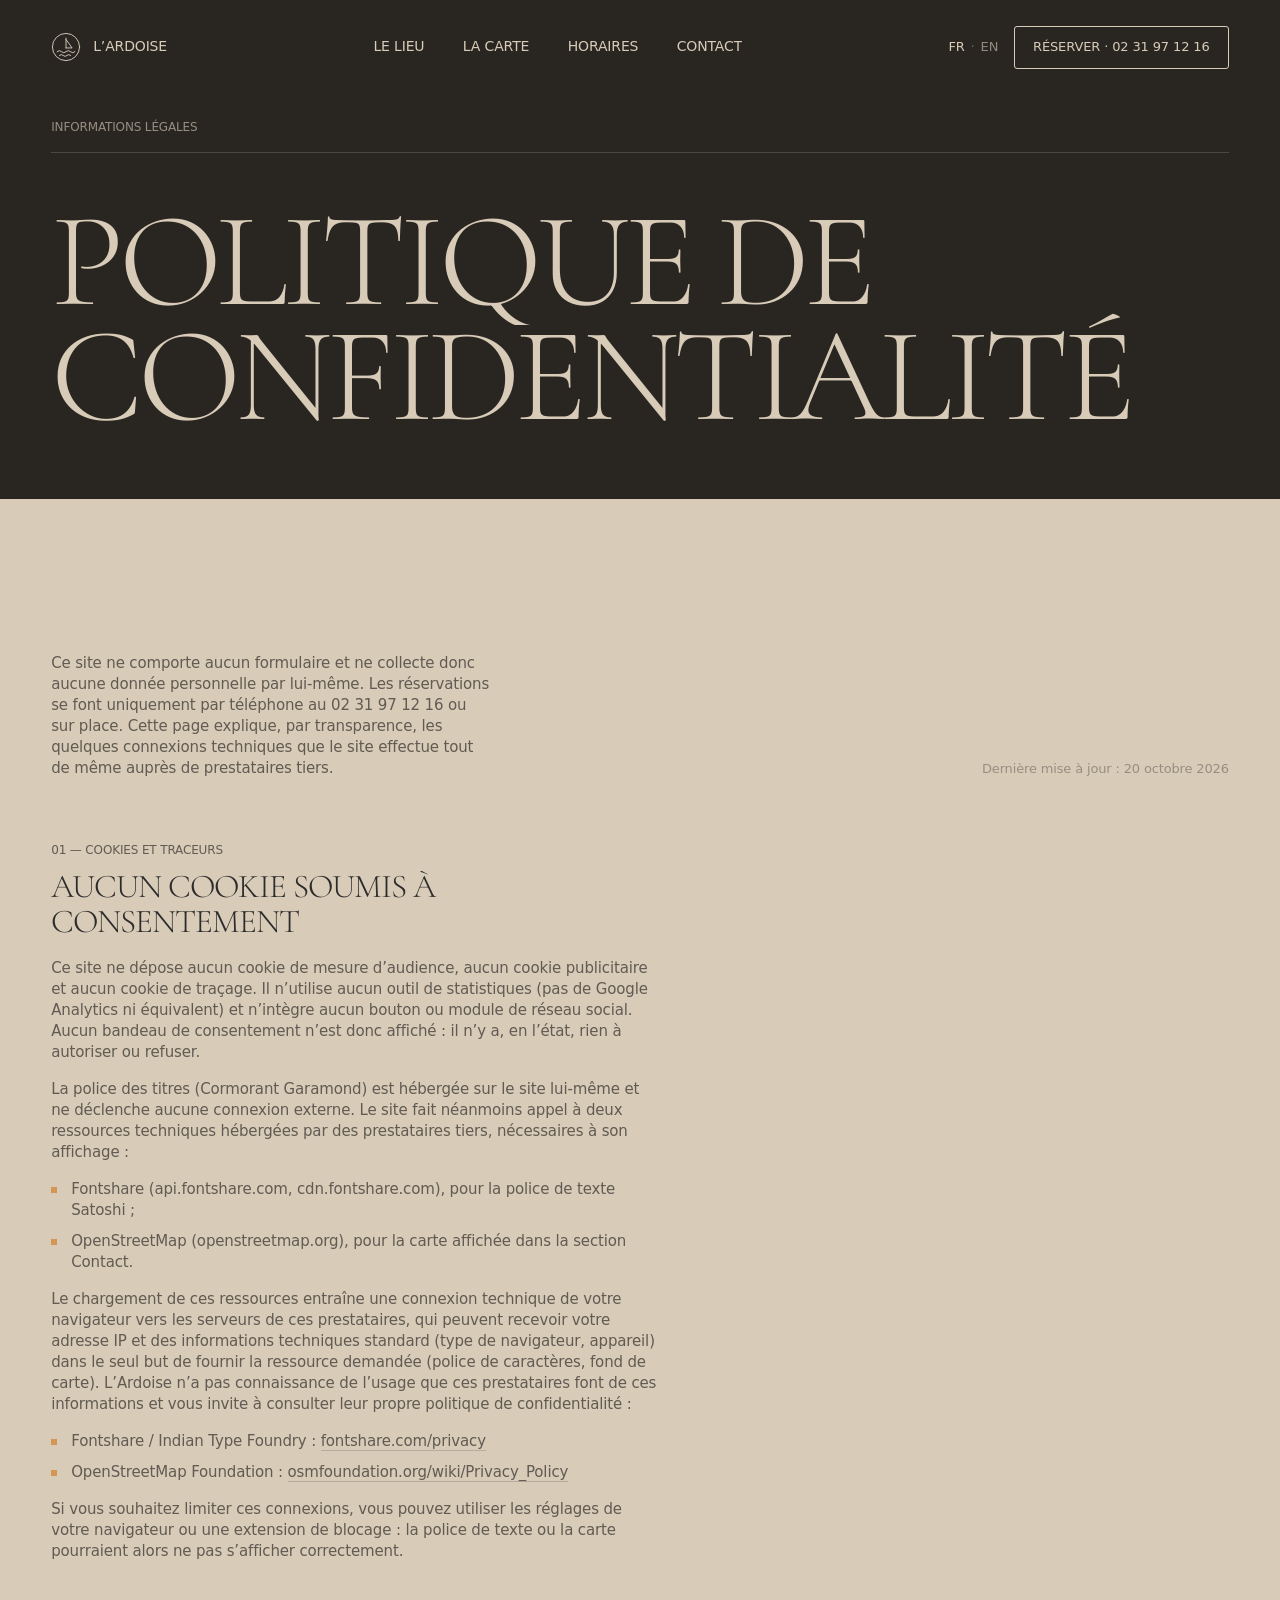
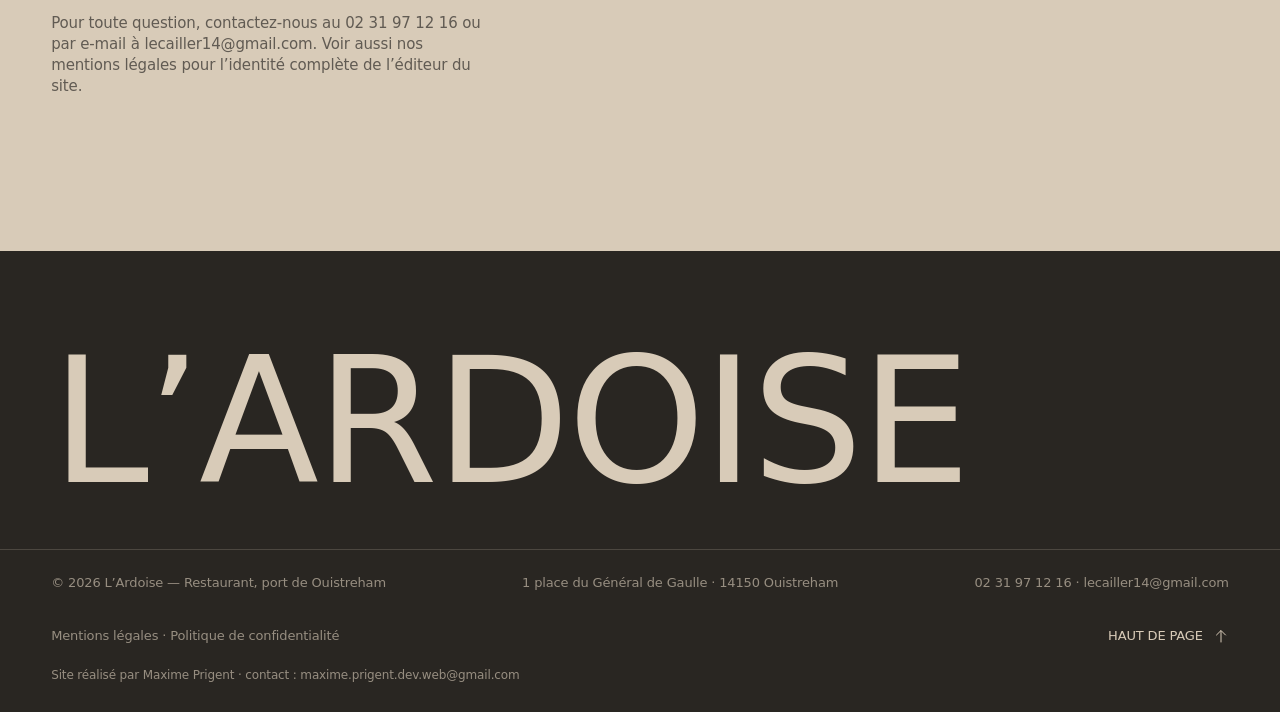
<file: confidentialite.html>
<!DOCTYPE html>
<html lang="fr" class="no-js">
<head>
  <meta charset="utf-8">
  <meta name="viewport" content="width=device-width, initial-scale=1">
  <meta name="color-scheme" content="only light">
  <title>Politique de confidentialité — L’Ardoise</title>
  <meta name="description" content="Politique de confidentialité du site de L’Ardoise, restaurant sur le port de Ouistreham (Calvados) : aucune collecte de données, cookies et traceurs tiers.">
  <meta name="robots" content="index, follow">
  <meta name="theme-color" content="#292622">
  <link rel="canonical" href="https://lardoise-ouistreham.fr/confidentialite">
  <link rel="icon" href="data:image/svg+xml,%3Csvg xmlns='http://www.w3.org/2000/svg' viewBox='0 0 32 32'%3E%3Crect width='32' height='32' fill='%23292622'/%3E%3Cg fill='none' stroke='%23d8cbb8' stroke-width='1.2'%3E%3Ccircle cx='16' cy='16' r='12'/%3E%3Cpath d='M16 7v11M16 8l6 9h-6M8 21q2-2 4 0t4 0t4 0t4 0'/%3E%3C/g%3E%3C/svg%3E">

  <!-- Polices : titres (Cormorant Garamond) hébergés sur le site, dossier fonts/ ; texte (Satoshi) chargé depuis Fontshare. -->
  <link rel="preload" href="fonts/cormorant-garamond-300-latin.woff2" as="font" type="font/woff2" crossorigin>
  <link rel="preconnect" href="https://api.fontshare.com">
  <link rel="preconnect" href="https://cdn.fontshare.com" crossorigin>
  <link href="https://api.fontshare.com/v2/css?f[]=satoshi@500,700&display=swap" rel="stylesheet">
  <link rel="stylesheet" href="style.css">
</head>
<body>

  <!-- Symboles SVG réutilisés (identiques à index.html) -->
  <svg width="0" height="0" style="position:absolute" aria-hidden="true" focusable="false">
    <symbol id="mark" viewBox="0 0 32 32">
      <g fill="none" stroke="currentColor" stroke-width="1" stroke-linecap="round" stroke-linejoin="round">
        <circle cx="16" cy="16" r="14.5"/>
        <path d="M16 6.5V17M16 8l6.5 9H16"/>
        <path d="M6.5 21q2.4-2.4 4.8 0t4.7 0t4.8 0t4.7 0"/>
        <path d="M9 25q2-2 4 0t4 0t4 0"/>
      </g>
    </symbol>
    <symbol id="arrow" viewBox="0 0 16 16">
      <path d="M2 8h11M9 3.5 13.5 8 9 12.5" fill="none" stroke="currentColor" stroke-width="1" stroke-linecap="round" stroke-linejoin="round"/>
    </symbol>
  </svg>

  <div class="progress" aria-hidden="true"></div>
  <div class="cursor-ring" aria-hidden="true"></div>
  <div class="cursor-dot" aria-hidden="true"></div>

  <!-- Navigation (identique à index.html ; les liens de section renvoient à la page d'accueil) -->
  <header class="nav" id="nav">
    <a class="brand" href="index.html#accueil" aria-label="L’Ardoise — accueil">
      <svg class="brand-mark"><use href="#mark"/></svg>
      <span data-roll>L’Ardoise</span>
    </a>
    <nav class="nav-links" aria-label="Navigation principale">
      <a href="index.html#lieu"><span data-roll>Le lieu</span></a>
      <a href="index.html#carte"><span data-roll>La carte</span></a>
      <a href="index.html#horaires"><span data-roll>Horaires</span></a>
      <a href="index.html#contact"><span data-roll>Contact</span></a>
    </nav>
    <div class="nav-right">
      <div class="lang" role="group" aria-label="Choisir la langue du site">
        <span class="lang-cur" aria-current="true">FR</span><span class="lang-sep">·</span><a href="index-en.html" hreflang="en" lang="en">EN</a>
      </div>
      <a class="btn btn-sm" href="tel:+33231971216" data-magnet aria-label="Réserver par téléphone au 02 31 97 12 16"><span data-roll>Réserver · 02 31 97 12 16</span></a>
      <button class="burger" aria-label="Ouvrir le menu" aria-expanded="false" aria-controls="menu"><i></i><i></i></button>
    </div>
  </header>

  <div class="menu-overlay" id="menu" aria-hidden="true">
    <nav>
      <a href="index.html#lieu"><span>01</span>Le lieu</a>
      <a href="index.html#carte"><span>02</span>La carte</a>
      <a href="index.html#horaires"><span>03</span>Horaires</a>
      <a href="index.html#contact"><span>04</span>Contact</a>
      <a href="index.html#contact"><span>→</span>Réserver</a>
    </nav>
    <p class="menu-foot">Réservation par téléphone ou sur place<br><a href="tel:+33231971216">02 31 97 12 16</a><br>1 place du Général de Gaulle · 14150 Ouistreham</p>
  </div>

  <main>
    <!-- ================= BANDEAU DE TITRE ================= -->
    <section class="on-dark legal-intro">
      <div class="wrap">
        <div class="sec-head">
          <p class="label" data-reveal="up">Informations légales</p>
          <i class="rule" data-reveal="line"></i>
        </div>
        <h2 class="h2" data-split>Politique de<br>confidentialité</h2>
      </div>
    </section>

    <!-- ================= CONTENU ================= -->
    <!--
      Cette page a été volontairement réduite au strict nécessaire : en l'état
      actuel du site (aucun formulaire, aucun cookie de mesure d'audience ou de
      publicité, aucun outil d'analyse), aucune "politique de confidentialité"
      complète n'est légalement obligatoire — l'obligation RGPD d'informer ne se
      déclenche qu'à partir d'une collecte de données (typiquement un formulaire).
      Seule la transparence sur les ressources tierces (polices, carte) est
      conservée ci-dessous par bonne pratique. Si vous ajoutez un jour un
      formulaire, un outil de statistiques ou un autre service tiers, cette page
      devra être complétée en conséquence (et un bandeau de consentement ajouté
      si un traceur soumis au consentement est introduit).
    -->
    <section class="on-light legal">
      <div class="wrap">
        <div class="legal-top">
          <p class="body">Ce site ne comporte aucun formulaire et ne collecte donc aucune donnée personnelle par lui-même. Les réservations se font uniquement par téléphone au <a href="tel:+33231971216">02 31 97 12 16</a> ou sur place. Cette page explique, par transparence, les quelques connexions techniques que le site effectue tout de même auprès de prestataires tiers.</p>
          <p class="legal-updated">Dernière mise à jour : 20 octobre 2026</p>
        </div>

        <div class="legal-col">

          <div class="legal-block" data-reveal="up">
            <p class="label legal-num">01 — Cookies et traceurs</p>
            <h3 class="legal-h3">Aucun cookie soumis à consentement</h3>
            <p class="body">Ce site ne dépose aucun cookie de mesure d’audience, aucun cookie publicitaire et aucun cookie de traçage. Il n’utilise aucun outil de statistiques (pas de Google Analytics ni équivalent) et n’intègre aucun bouton ou module de réseau social. Aucun bandeau de consentement n’est donc affiché : il n’y a, en l’état, rien à autoriser ou refuser.</p>
            <p class="body">La police des titres (Cormorant Garamond) est hébergée sur le site lui-même et ne déclenche aucune connexion externe. Le site fait néanmoins appel à deux ressources techniques hébergées par des prestataires tiers, nécessaires à son affichage :</p>
            <ul>
              <li>Fontshare (api.fontshare.com, cdn.fontshare.com), pour la police de texte Satoshi ;</li>
              <li>OpenStreetMap (openstreetmap.org), pour la carte affichée dans la section Contact.</li>
            </ul>
            <p class="body">Le chargement de ces ressources entraîne une connexion technique de votre navigateur vers les serveurs de ces prestataires, qui peuvent recevoir votre adresse IP et des informations techniques standard (type de navigateur, appareil) dans le seul but de fournir la ressource demandée (police de caractères, fond de carte). L’Ardoise n’a pas connaissance de l’usage que ces prestataires font de ces informations et vous invite à consulter leur propre politique de confidentialité :</p>
            <ul>
              <li>Fontshare / Indian Type Foundry : <a href="https://www.fontshare.com/privacy" target="_blank" rel="noopener">fontshare.com/privacy</a></li>
              <li>OpenStreetMap Foundation : <a href="https://osmfoundation.org/wiki/Privacy_Policy" target="_blank" rel="noopener">osmfoundation.org/wiki/Privacy_Policy</a></li>
            </ul>
            <p class="body">Si vous souhaitez limiter ces connexions, vous pouvez utiliser les réglages de votre navigateur ou une extension de blocage : la police de texte ou la carte pourraient alors ne pas s’afficher correctement.</p>
          </div>

        </div>

        <p class="body">Pour toute question, contactez-nous au <a href="tel:+33231971216">02 31 97 12 16</a> ou par e-mail à <a href="mailto:lecailler14@gmail.com">lecailler14@gmail.com</a>. Voir aussi nos <a href="mentions-legales.html">mentions légales</a> pour l’identité complète de l’éditeur du site.</p>
      </div>
    </section>
  </main>

  <!-- ================= FOOTER (identique à index.html) ================= -->
  <footer class="footer on-dark">
    <div class="foot-top">
      <p class="foot-mark" data-chars aria-label="L’Ardoise">L’Ardoise</p>
    </div>
    <i class="rule"></i>
    <div class="foot-row">
      <p>© <span id="year">2026</span> L’Ardoise — Restaurant, port de Ouistreham</p>
      <p>1 place du Général de Gaulle · 14150 Ouistreham</p>
      <p><a href="tel:+33231971216">02 31 97 12 16</a> · <a href="mailto:lecailler14@gmail.com">lecailler14@gmail.com</a></p>
      <p><a href="mentions-legales.html">Mentions légales</a> · <a href="confidentialite.html" aria-current="page">Politique de confidentialité</a></p>
      <a class="totop" href="#" data-magnet aria-label="Retour en haut"><span data-roll>Haut de page</span><svg class="ico up"><use href="#arrow"/></svg></a>
    </div>
    <p class="foot-credit">Site réalisé par Maxime Prigent · contact : <a href="mailto:maxime.prigent.dev.web@gmail.com">maxime.prigent.dev.web@gmail.com</a></p>
  </footer>

  <script src="main.js"></script>
</body>
</html>
</file>
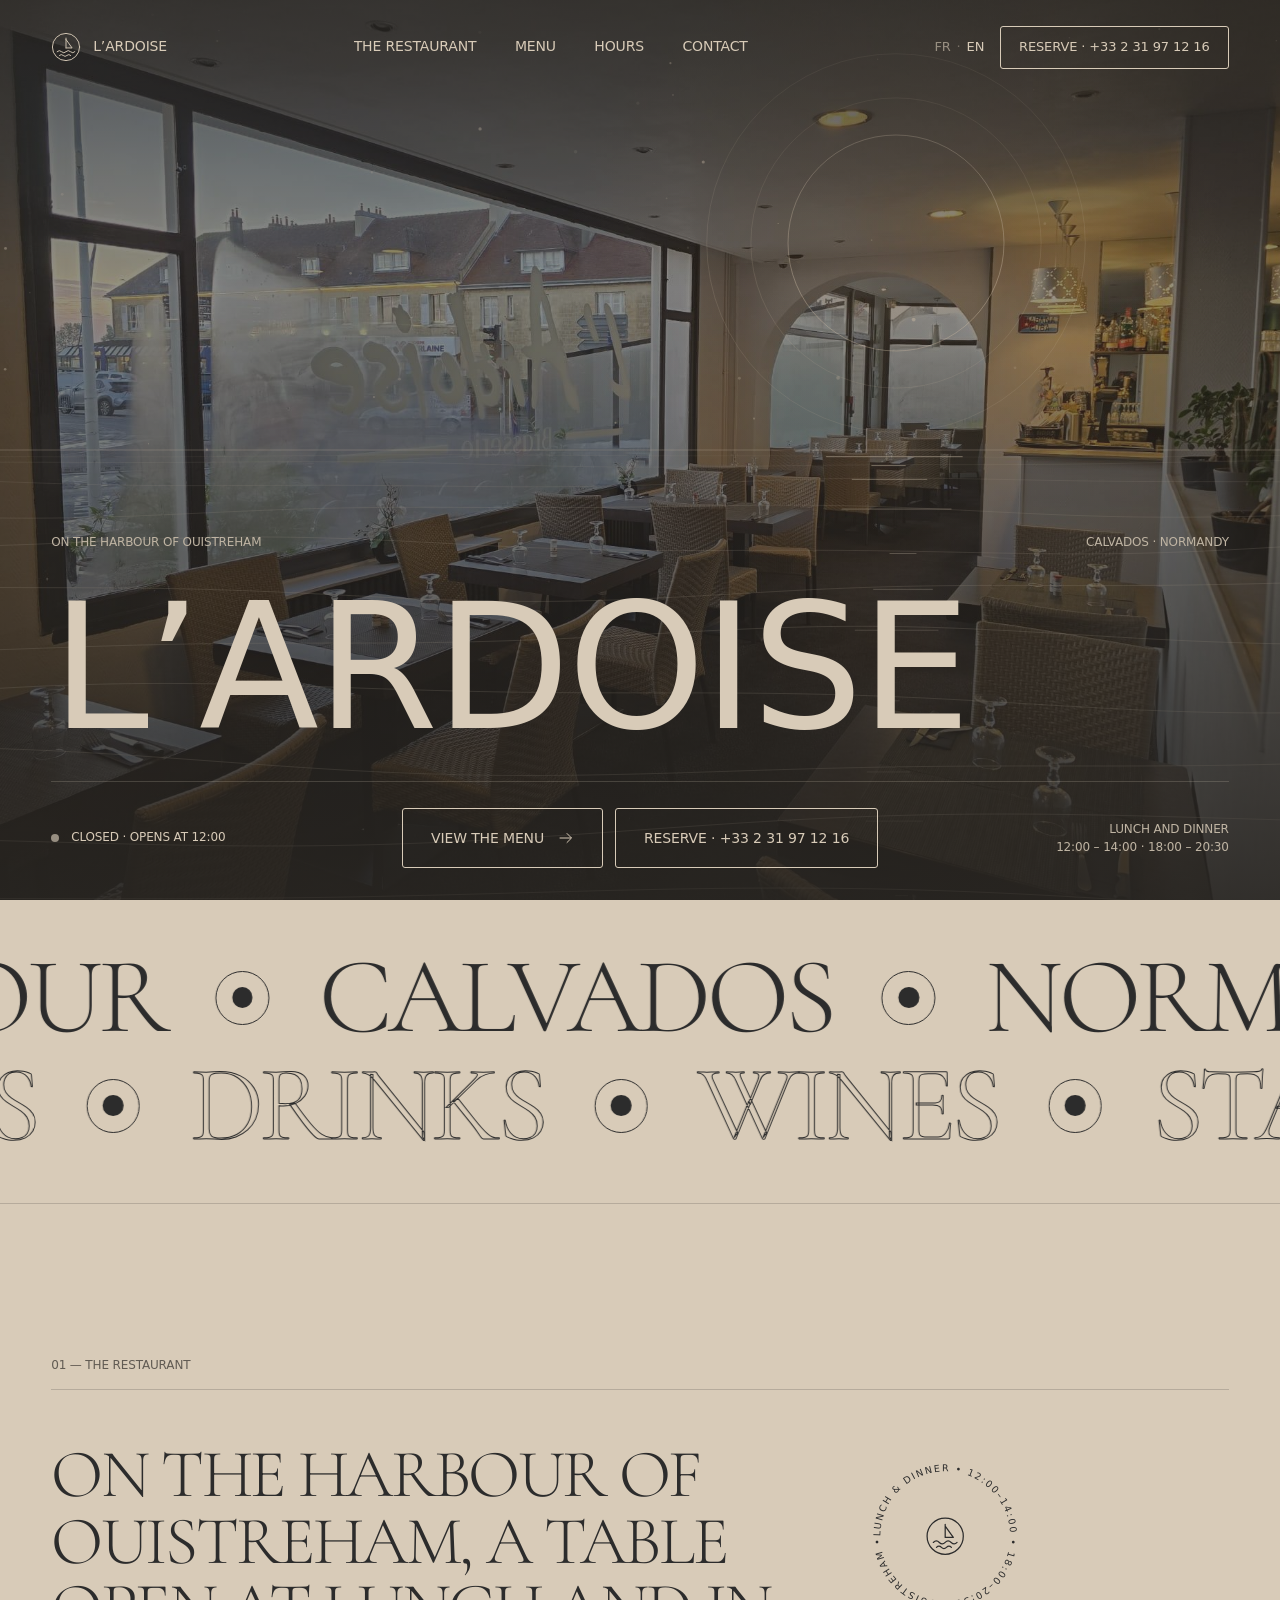
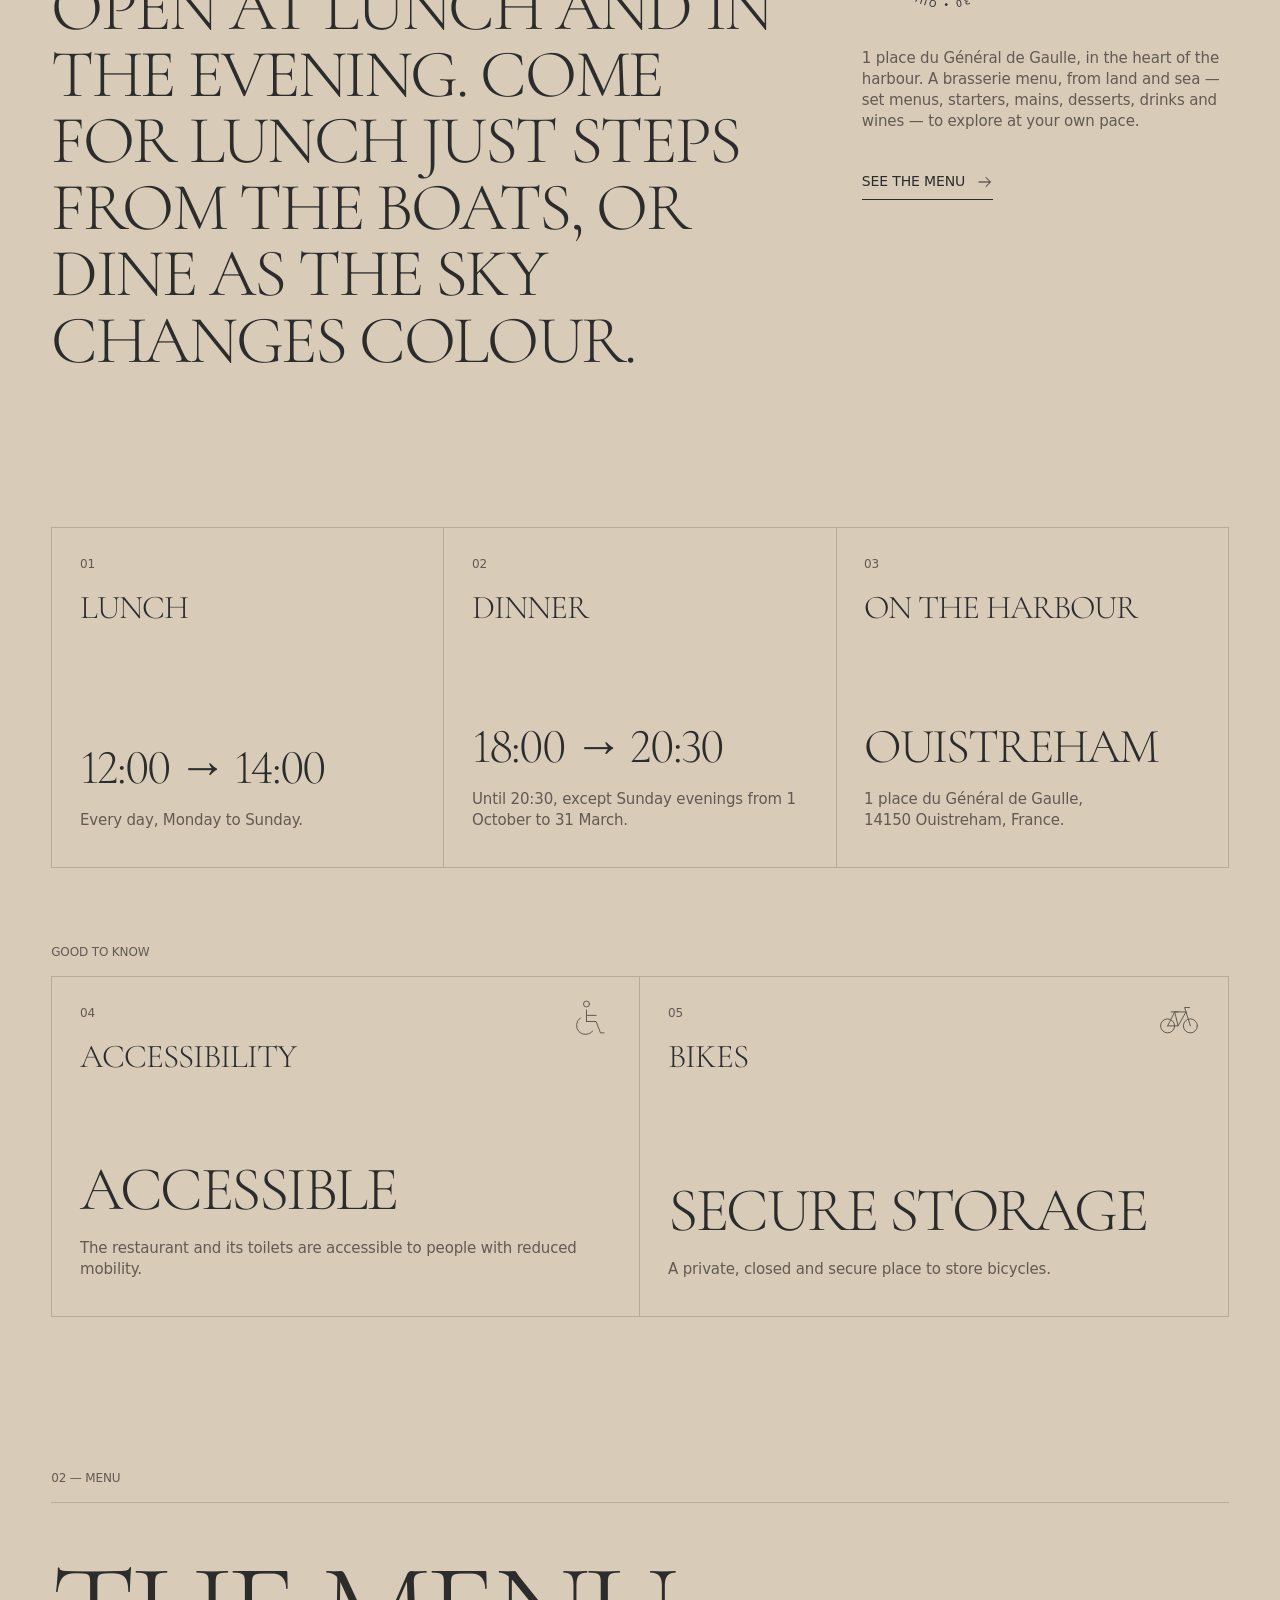
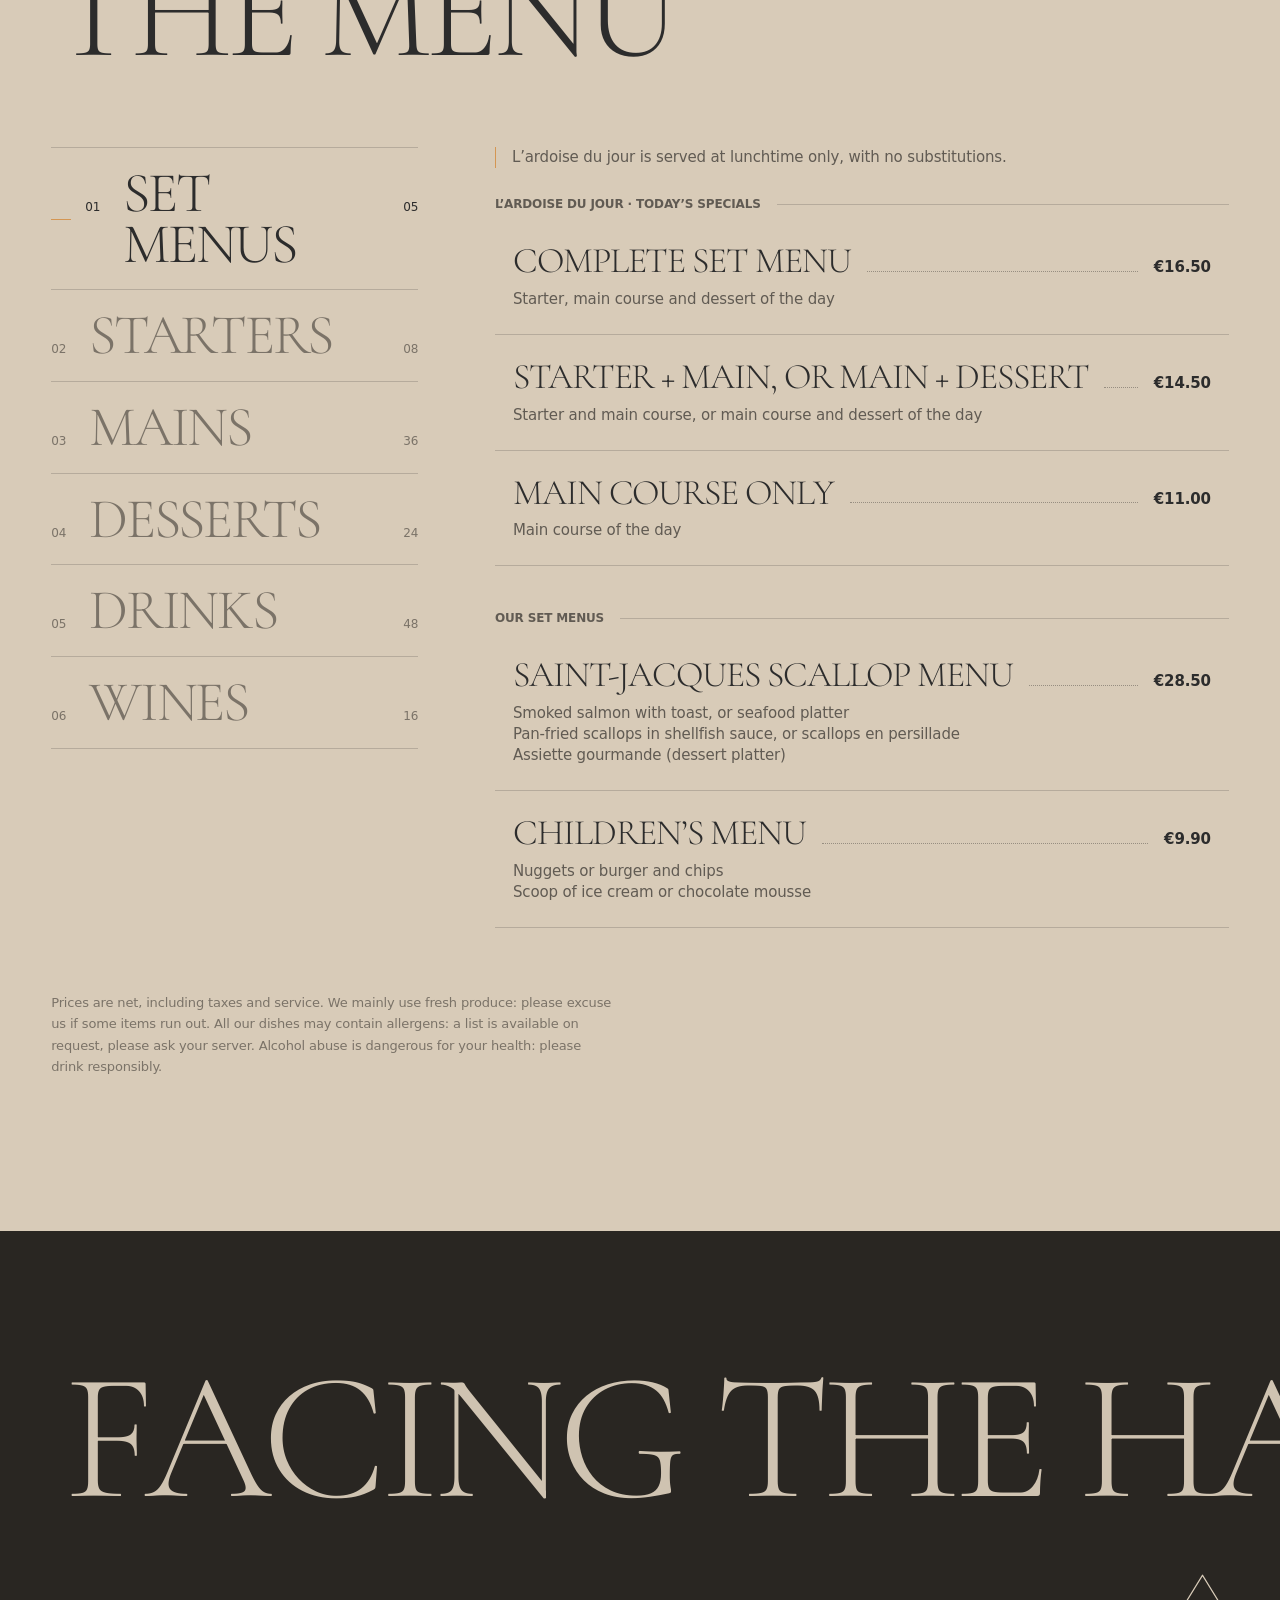
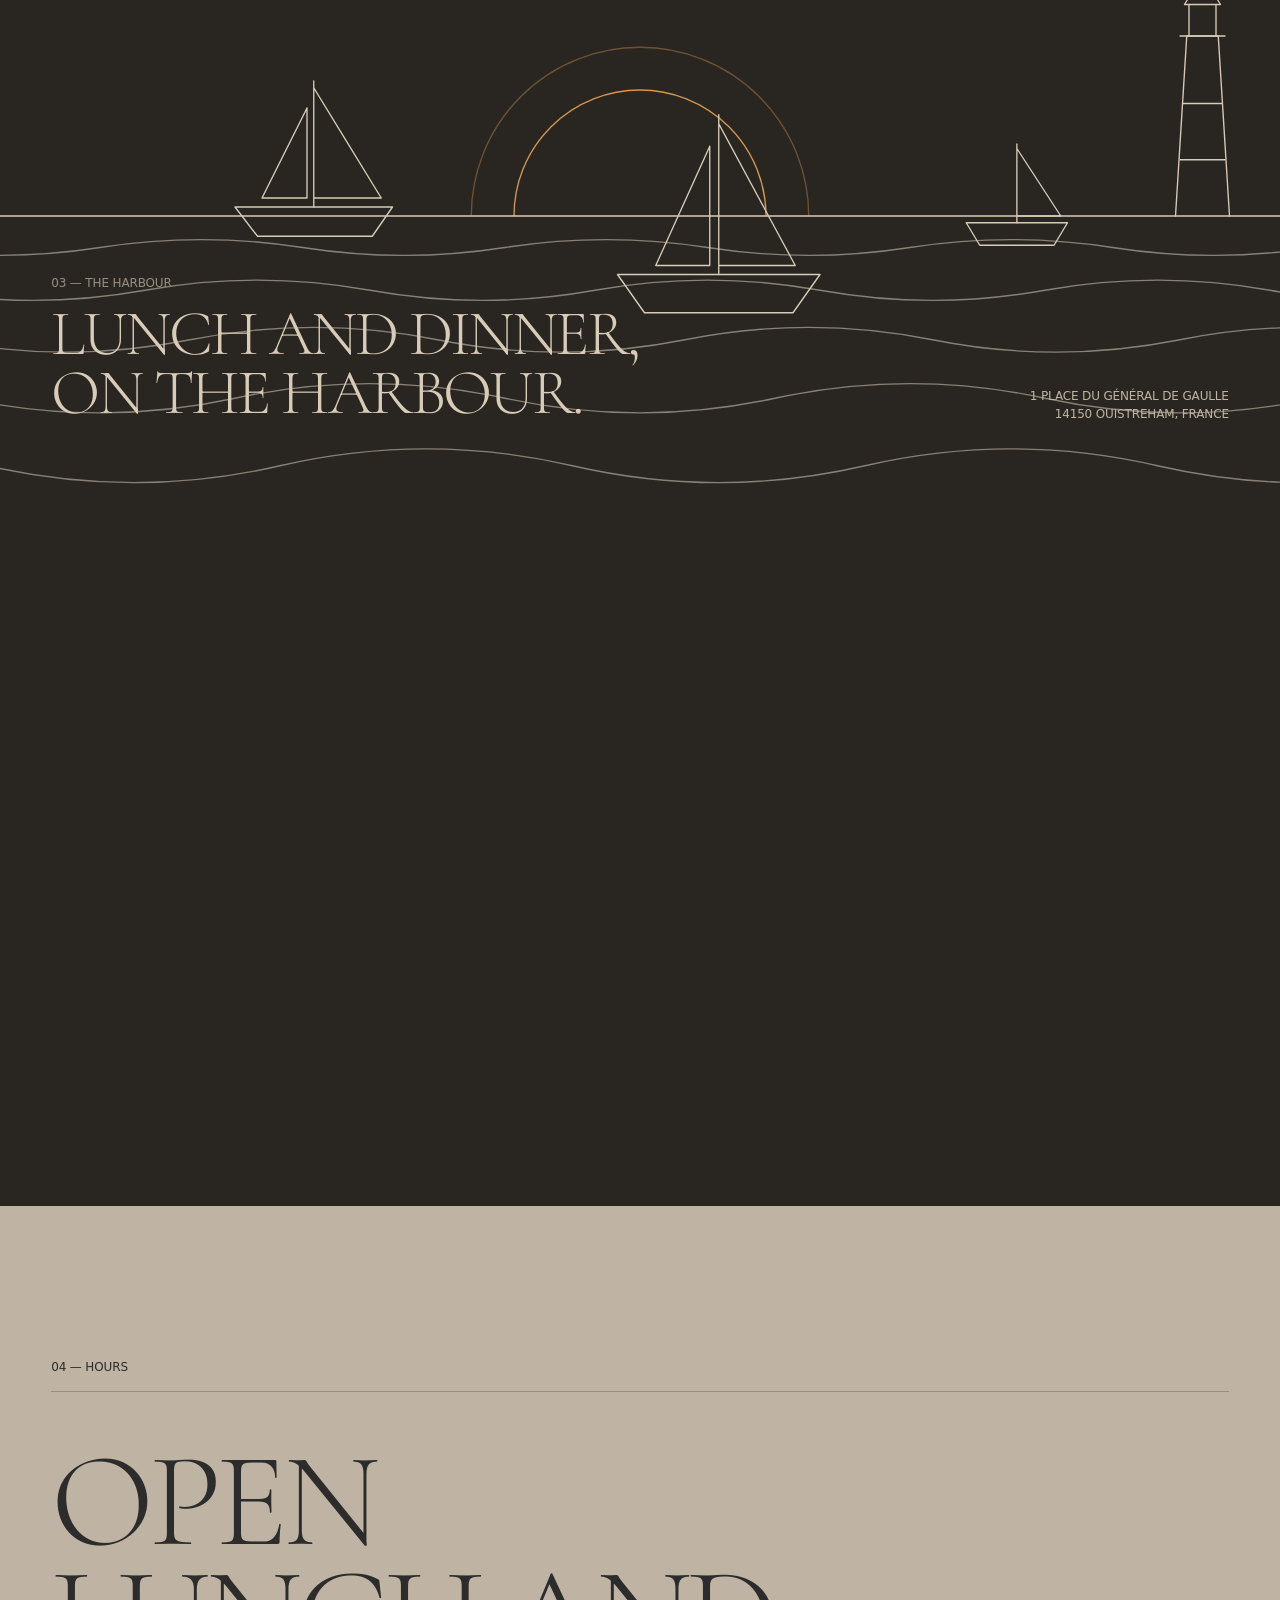
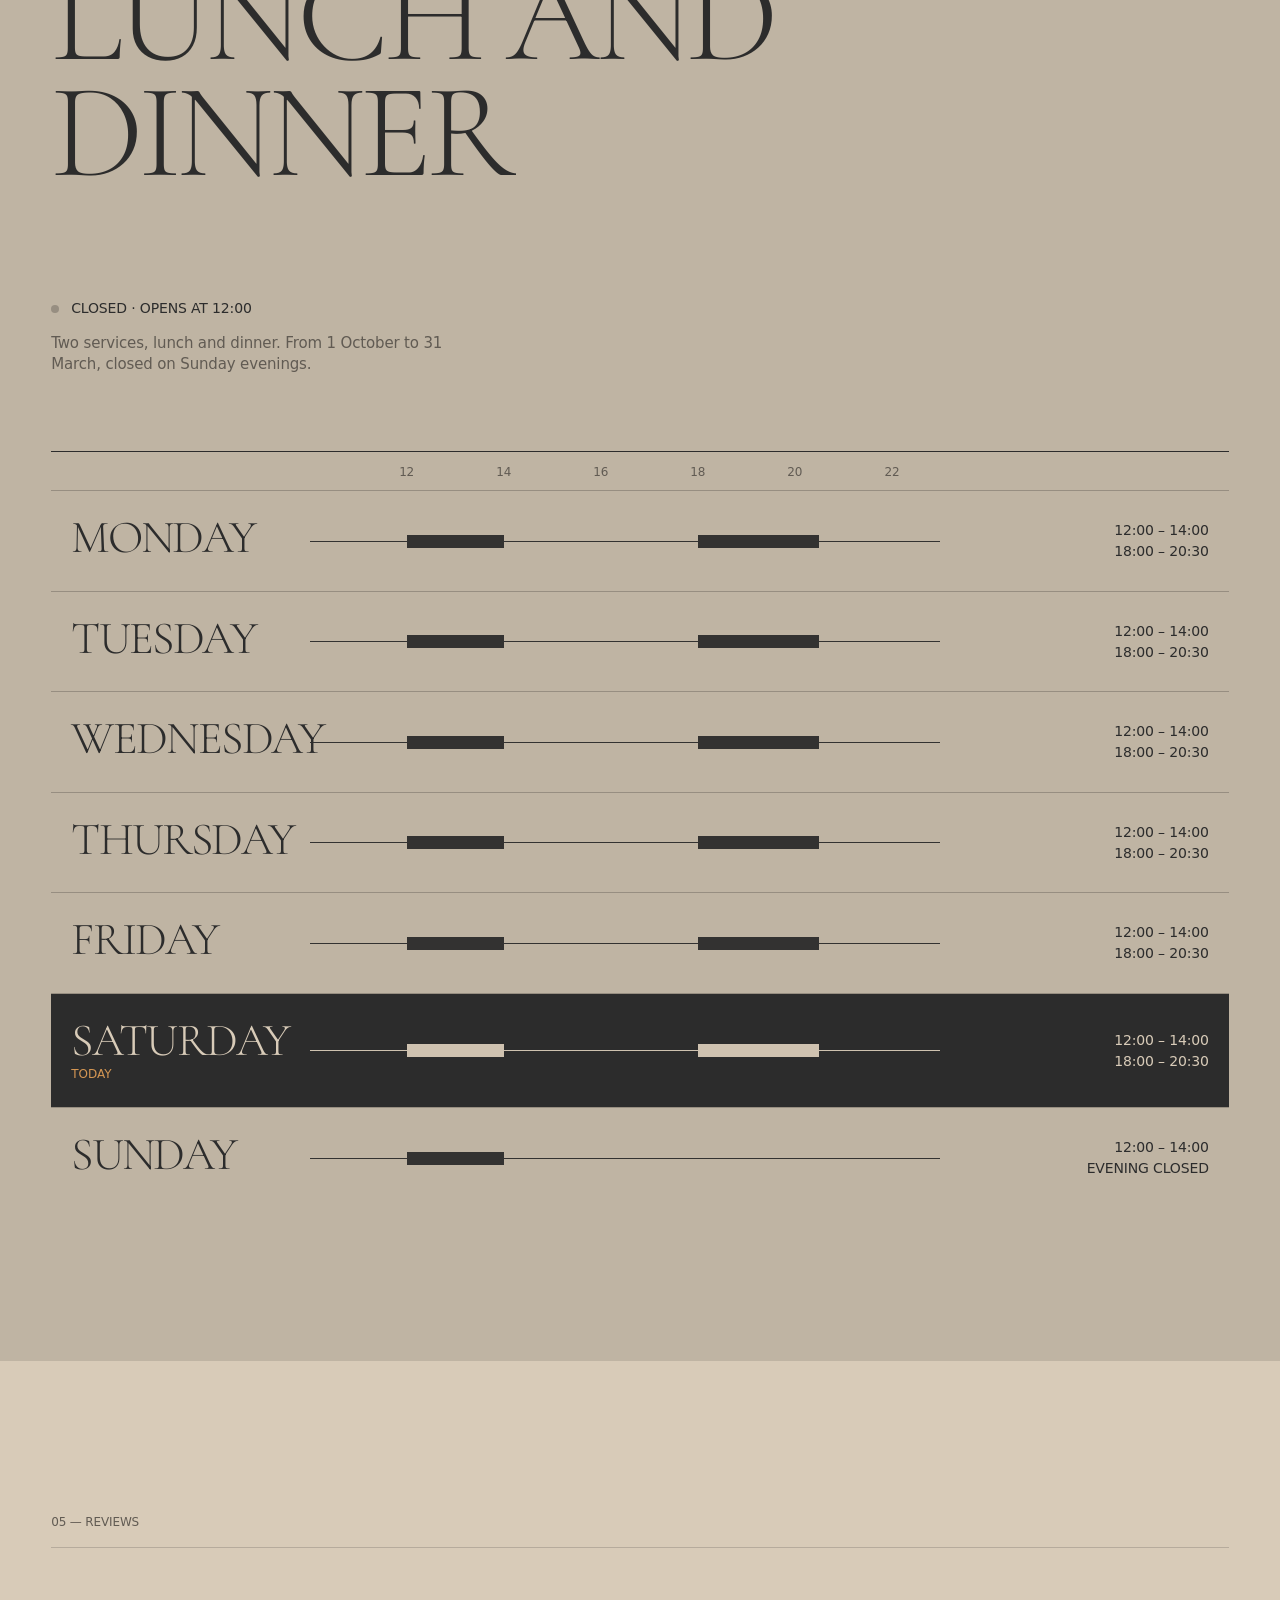
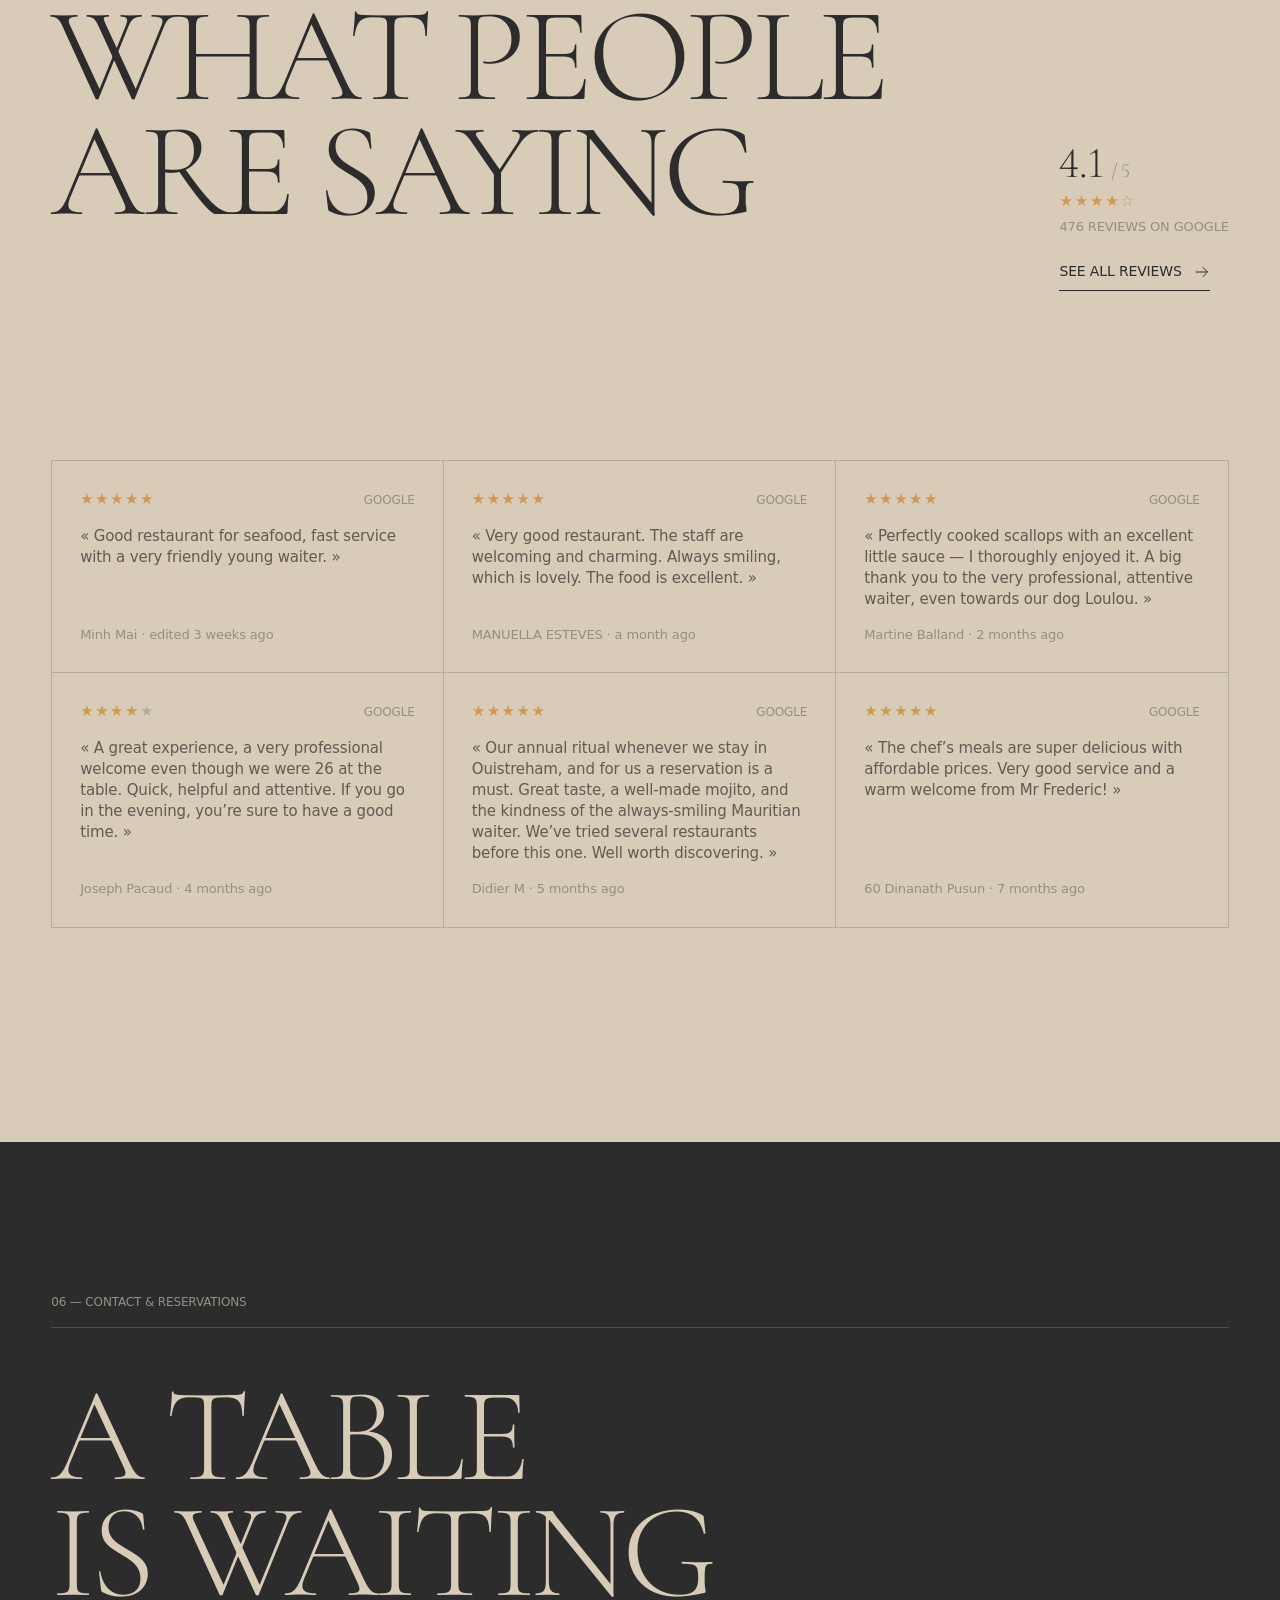
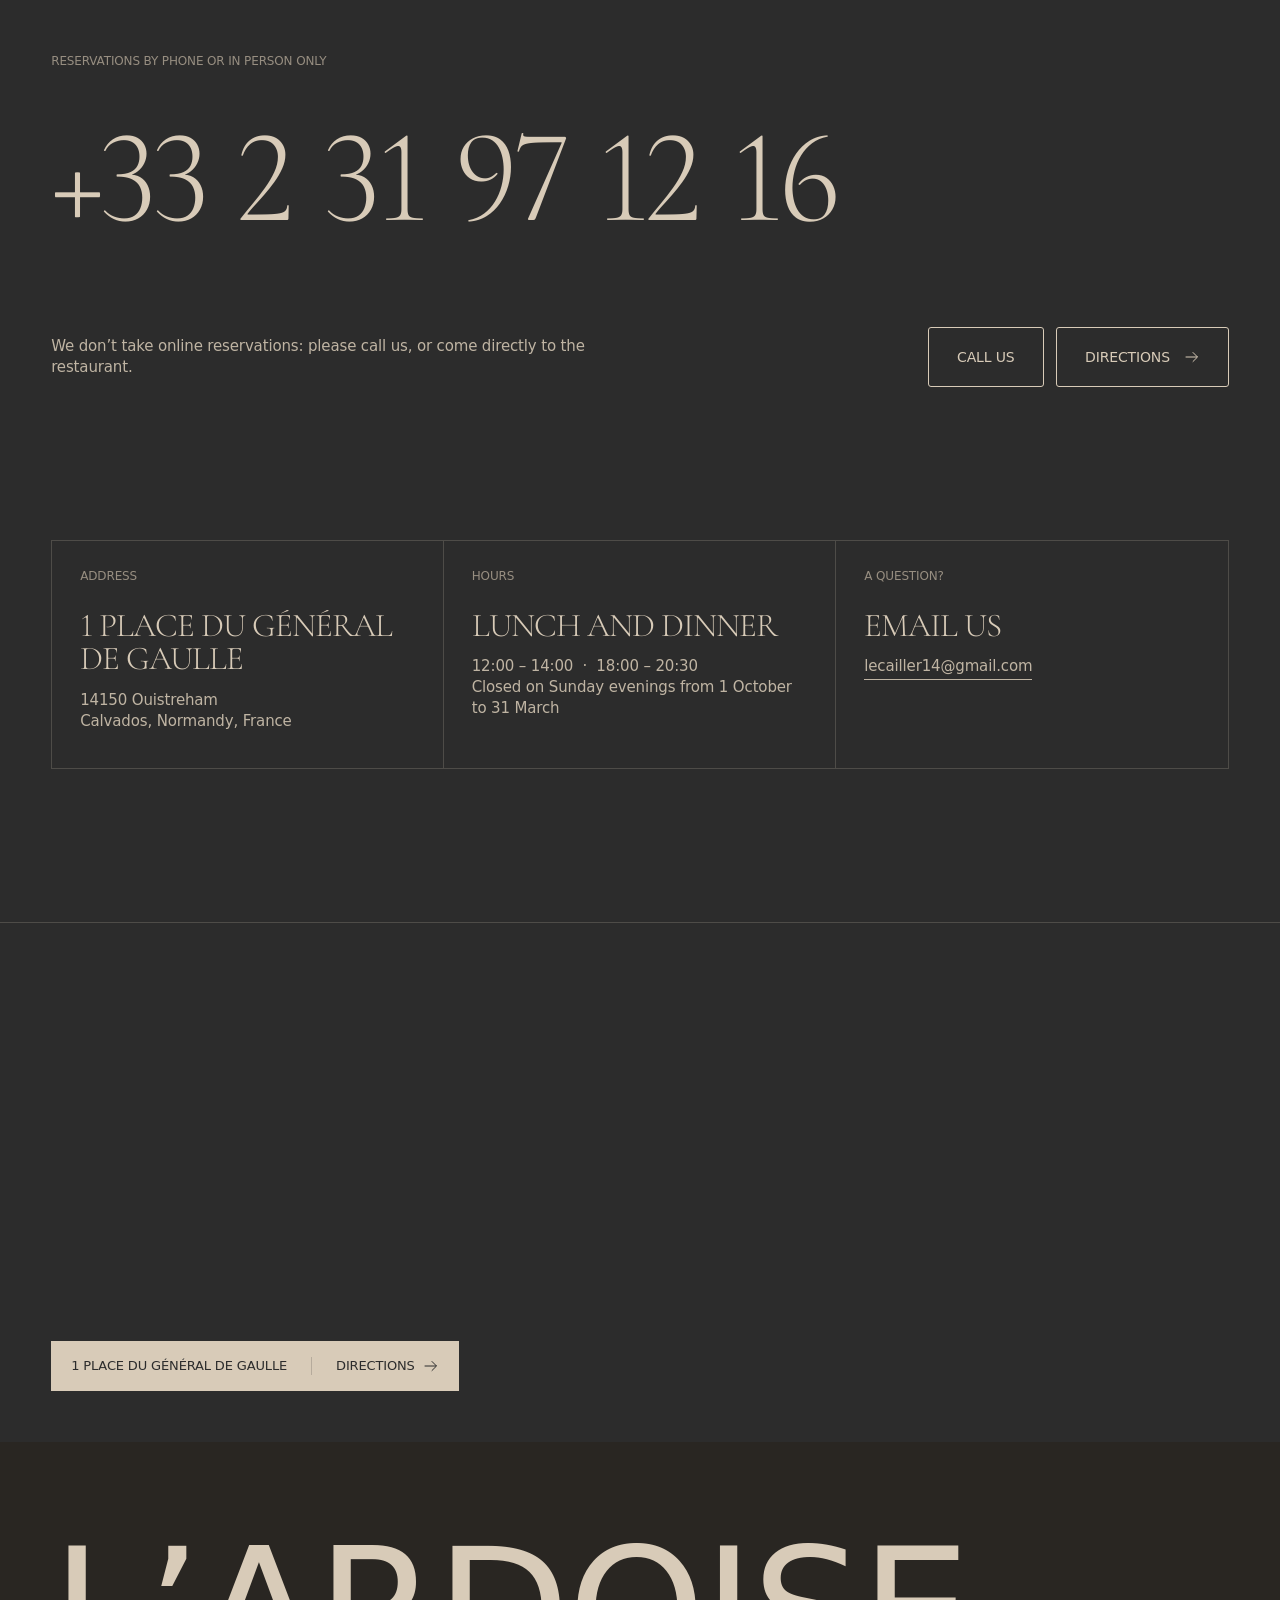
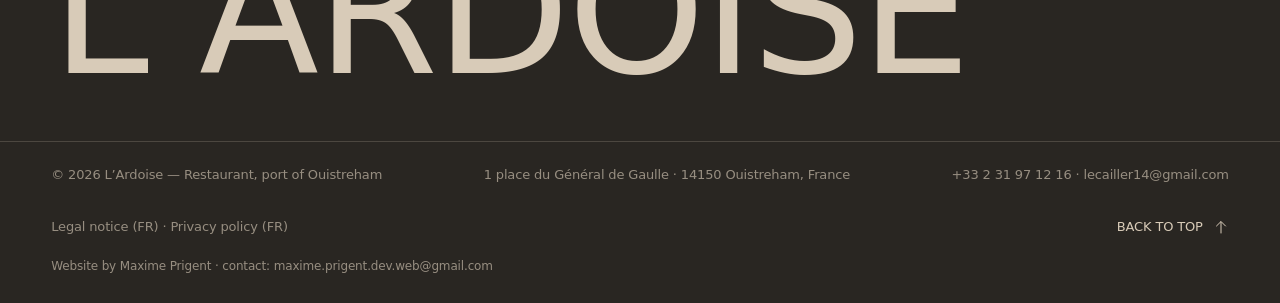
<file: index-en.html>
<!DOCTYPE html>
<html lang="en" class="no-js">
<head>
  <meta charset="utf-8">
  <meta name="viewport" content="width=device-width, initial-scale=1">
  <meta name="color-scheme" content="only light">
  <title>L’Ardoise — Restaurant on the harbour of Ouistreham</title>
  <meta name="description" content="L’Ardoise, restaurant on the harbour of Ouistreham (Calvados, Normandy), 1 place du Général de Gaulle. Open from 12:00 to 14:00 and 18:00 to 20:30, every day except Sunday evenings from 1 October to 31 March. Reservations: +33 2 31 97 12 16.">
  <meta name="theme-color" content="#292622">

  <!-- Adresse de référence et version française (pour Google) -->
  <link rel="canonical" href="https://lardoise-ouistreham.fr/index-en">
  <link rel="alternate" hreflang="fr" href="https://lardoise-ouistreham.fr/">
  <link rel="alternate" hreflang="en" href="https://lardoise-ouistreham.fr/index-en">
  <link rel="alternate" hreflang="x-default" href="https://lardoise-ouistreham.fr/">

  <!-- Aperçu lors d’un partage (WhatsApp, Facebook, SMS…) : ici les adresses doivent être complètes -->
  <meta property="og:type" content="website">
  <meta property="og:site_name" content="L’Ardoise">
  <meta property="og:title" content="L’Ardoise — Restaurant on the harbour of Ouistreham">
  <meta property="og:description" content="Open from 12:00 to 14:00 and 18:00 to 20:30, closed on Sunday evenings from 1 October to 31 March. 1 place du Général de Gaulle, Ouistreham, France.">
  <meta property="og:url" content="https://lardoise-ouistreham.fr/index-en">
  <meta property="og:locale" content="en_GB">
  <meta property="og:locale:alternate" content="fr_FR">
  <meta property="og:image" content="https://lardoise-ouistreham.fr/images/og.jpg">
  <meta property="og:image:width" content="1200">
  <meta property="og:image:height" content="630">
  <meta property="og:image:alt" content="The dining room of L’Ardoise restaurant in Ouistreham">
  <meta name="twitter:card" content="summary_large_image">
  <link rel="icon" href="data:image/svg+xml,%3Csvg xmlns='http://www.w3.org/2000/svg' viewBox='0 0 32 32'%3E%3Crect width='32' height='32' fill='%23292622'/%3E%3Cg fill='none' stroke='%23d8cbb8' stroke-width='1.2'%3E%3Ccircle cx='16' cy='16' r='12'/%3E%3Cpath d='M16 7v11M16 8l6 9h-6M8 21q2-2 4 0t4 0t4 0t4 0'/%3E%3C/g%3E%3C/svg%3E">

  <!-- Polices : titres (Cormorant Garamond) hébergés sur le site, dossier fonts/ ; texte (Satoshi) chargé depuis Fontshare. -->
  <link rel="preload" href="fonts/cormorant-garamond-300-latin.woff2" as="font" type="font/woff2" crossorigin>
  <link rel="preconnect" href="https://api.fontshare.com">
  <link rel="preconnect" href="https://cdn.fontshare.com" crossorigin>
  <link href="https://api.fontshare.com/v2/css?f[]=satoshi@500,700&display=swap" rel="stylesheet">
  <link rel="stylesheet" href="style.css">
  <link rel="preload" as="image" href="images/hero.jpg" fetchpriority="high">

  <!-- Même fiche qu'index.html : les faits (adresse, tél., coordonnées, horaires) ne changent pas avec la langue.
       Le dîner du dimanche n'est servi que du 1er avril au 30 septembre : renouveler chaque année validFrom / validThrough. -->
  <script type="application/ld+json">
  {
    "@context": "https://schema.org",
    "@type": "Restaurant",
    "name": "L’Ardoise",
    "url": "https://lardoise-ouistreham.fr/",
    "image": "https://lardoise-ouistreham.fr/images/og.jpg",
    "telephone": "+33231971216",
    "email": "lecailler14@gmail.com",
    "address": {
      "@type": "PostalAddress",
      "streetAddress": "1 place du Général de Gaulle",
      "addressLocality": "Ouistreham",
      "postalCode": "14150",
      "addressRegion": "Calvados",
      "addressCountry": "FR"
    },
    "geo": { "@type": "GeoCoordinates", "latitude": 49.27912, "longitude": -0.25116 },
    "openingHoursSpecification": [
      { "@type": "OpeningHoursSpecification", "dayOfWeek": ["Monday", "Tuesday", "Wednesday", "Thursday", "Friday", "Saturday", "Sunday"], "opens": "12:00", "closes": "14:00" },
      { "@type": "OpeningHoursSpecification", "dayOfWeek": ["Monday", "Tuesday", "Wednesday", "Thursday", "Friday", "Saturday"], "opens": "18:00", "closes": "20:30" },
      { "@type": "OpeningHoursSpecification", "dayOfWeek": "Sunday", "opens": "18:00", "closes": "20:30", "validFrom": "2027-04-01", "validThrough": "2027-09-30" }
    ]
  }
  </script>
</head>
<body class="is-loading">

  <!-- Symboles SVG réutilisés -->
  <svg width="0" height="0" style="position:absolute" aria-hidden="true" focusable="false">
    <symbol id="mark" viewBox="0 0 32 32">
      <g fill="none" stroke="currentColor" stroke-width="1" stroke-linecap="round" stroke-linejoin="round">
        <circle cx="16" cy="16" r="14.5"/>
        <path d="M16 6.5V17M16 8l6.5 9H16"/>
        <path d="M6.5 21q2.4-2.4 4.8 0t4.7 0t4.8 0t4.7 0"/>
        <path d="M9 25q2-2 4 0t4 0t4 0"/>
      </g>
    </symbol>
    <symbol id="arrow" viewBox="0 0 16 16">
      <path d="M2 8h11M9 3.5 13.5 8 9 12.5" fill="none" stroke="currentColor" stroke-width="1" stroke-linecap="round" stroke-linejoin="round"/>
    </symbol>
  </svg>

  <!-- Préchargeur -->
  <div class="preloader" aria-hidden="true">
    <div class="pl-inner">
      <svg class="pl-mark"><use href="#mark"/></svg>
      <p class="pl-name">L’Ardoise</p>
      <p class="pl-sub">Ouistreham · Port</p>
      <div class="pl-line"><i class="pl-bar"></i></div>
      <p class="pl-num">00</p>
    </div>
  </div>

  <div class="progress" aria-hidden="true"></div>
  <div class="cursor-ring" aria-hidden="true"></div>
  <div class="cursor-dot" aria-hidden="true"></div>

  <!-- Navigation -->
  <header class="nav" id="nav">
    <a class="brand" href="#accueil" aria-label="L’Ardoise — home">
      <svg class="brand-mark"><use href="#mark"/></svg>
      <span data-roll>L’Ardoise</span>
    </a>
    <nav class="nav-links" aria-label="Main navigation">
      <a href="#lieu"><span data-roll>The restaurant</span></a>
      <a href="#carte"><span data-roll>Menu</span></a>
      <a href="#horaires"><span data-roll>Hours</span></a>
      <a href="#contact"><span data-roll>Contact</span></a>
    </nav>
    <div class="nav-right">
      <div class="lang" role="group" aria-label="Choose site language">
        <a href="index.html" hreflang="fr" lang="fr">FR</a><span class="lang-sep">·</span><span class="lang-cur" aria-current="true">EN</span>
      </div>
      <a class="btn btn-sm" href="tel:+33231971216" data-magnet aria-label="Reserve by phone on +33 2 31 97 12 16"><span data-roll>Reserve · +33 2 31 97 12 16</span></a>
      <button class="burger" aria-label="Open menu" aria-expanded="false" aria-controls="menu"><i></i><i></i></button>
    </div>
  </header>

  <div class="menu-overlay" id="menu" aria-hidden="true">
    <nav>
      <a href="#lieu"><span>01</span>The restaurant</a>
      <a href="#carte"><span>02</span>Menu</a>
      <a href="#horaires"><span>03</span>Hours</a>
      <a href="#contact"><span>04</span>Contact</a>
      <a href="#contact"><span>→</span>Reserve</a>
    </nav>
    <p class="menu-foot">Reservations by phone or in person only<br><a href="tel:+33231971216">+33 2 31 97 12 16</a><br>1 place du Général de Gaulle · 14150 Ouistreham, France</p>
  </div>

  <main>
    <!-- ================= HERO ================= -->
    <section class="hero" id="accueil">
      <!-- Photo d'ambiance : images/hero.jpg (réglée dans style.css, règle .hero). Pour la changer, remplacez ce fichier : paysage, 1920 px de large minimum. -->
      <div class="hero-photo" aria-hidden="true"></div>
      <canvas id="sea" aria-hidden="true"></canvas>
      <div class="hero-glow" aria-hidden="true"></div>
      <div class="hero-shade" aria-hidden="true"></div>

      <div class="hero-inner">
        <div class="hero-meta">
          <span data-reveal="fade" style="--d:1500">On the harbour of Ouistreham</span>
          <span data-reveal="fade" style="--d:1650">Calvados · Normandy</span>
        </div>

        <h1 class="wordmark" aria-label="L’Ardoise"><span class="wm-line" data-chars aria-hidden="true">L’Ardoise</span></h1>

        <div class="hero-foot">
          <i class="rule" data-reveal="line" style="--d:1700"></i>
          <div class="hero-foot-row">
            <p class="status" data-status data-reveal="fade" style="--d:1800"><i class="dot"></i><span>…</span></p>
            <div class="hero-cta" data-reveal="up" style="--d:1900">
              <a class="btn" href="#carte" data-magnet><span data-roll>View the menu</span><svg class="ico"><use href="#arrow"/></svg></a>
              <a class="btn" href="tel:+33231971216" data-magnet aria-label="Reserve by phone on +33 2 31 97 12 16"><span data-roll>Reserve · +33 2 31 97 12 16</span></a>
            </div>
            <p class="hero-hours" data-reveal="fade" style="--d:2000">Lunch and dinner<br>12:00 – 14:00 · 18:00 – 20:30</p>
          </div>
        </div>
      </div>
    </section>

    <!-- ================= MARQUEE ================= -->
    <section class="marquee on-light" aria-label="Ouistreham, starters, mains, desserts, drinks">
      <div class="mq-row" data-mq="-1">
        <div class="mq-set"><span>Ouistreham</span><i></i><span>The harbour</span><i></i><span>Calvados</span><i></i><span>Normandy</span><i></i><span>Lunch &amp; dinner</span><i></i></div>
      </div>
      <div class="mq-row outline" data-mq="1">
        <div class="mq-set"><span>Starters</span><i></i><span>Mains</span><i></i><span>Desserts</span><i></i><span>Drinks</span><i></i><span>Wines</span><i></i></div>
      </div>
    </section>

    <!-- ================= THE RESTAURANT ================= -->
    <section class="intro on-light" id="lieu">
      <div class="wrap">
        <div class="sec-head">
          <p class="label" data-reveal="up">01 — The restaurant</p>
          <i class="rule" data-reveal="line"></i>
        </div>

        <div class="intro-grid">
          <p class="lead" data-fill>On the harbour of Ouistreham, a table open at lunch and in the evening. Come for lunch just steps from the boats, or dine as the sky changes colour.</p>

          <div class="intro-side">
            <svg class="badge" viewBox="0 0 200 200" aria-hidden="true" data-reveal="scale">
              <defs><path id="circ" d="M100 100m-78 0a78 78 0 1 1 156 0a78 78 0 1 1-156 0"/></defs>
              <text><textPath href="#circ" textLength="486" lengthAdjust="spacing">LUNCH &amp; DINNER • 12:00–14:00 • 18:00–20:30 • OUISTREHAM • </textPath></text>
              <use href="#mark" x="76" y="76" width="48" height="48"/>
            </svg>
            <p class="body" data-reveal="up" style="--d:150">1 place du Général de Gaulle, in the heart of the harbour. A brasserie menu, from land and sea — set menus, starters, mains, desserts, drinks and wines — to explore at your own pace.</p>
            <a class="link" href="#carte" data-reveal="up" style="--d:250"><span data-roll>See the menu</span><svg class="ico"><use href="#arrow"/></svg></a>
          </div>
        </div>

        <div class="cards" data-stagger>
          <article class="card" data-reveal="up" data-tilt>
            <span class="card-num">01</span>
            <h3 class="card-title">Lunch</h3>
            <p class="card-time">12:00 <em>→</em> 14:00</p>
            <p class="card-text">Every day, Monday to Sunday.</p>
          </article>
          <article class="card" data-reveal="up" data-tilt>
            <span class="card-num">02</span>
            <h3 class="card-title">Dinner</h3>
            <p class="card-time">18:00 <em>→</em> 20:30</p>
            <p class="card-text">Until 20:30, except Sunday evenings from 1 October to 31 March.</p>
          </article>
          <article class="card" data-reveal="up" data-tilt>
            <span class="card-num">03</span>
            <h3 class="card-title">On the harbour</h3>
            <p class="card-time">Ouistreham</p>
            <p class="card-text">1 place du Général de Gaulle,<br>14150 Ouistreham, France.</p>
          </article>
        </div>

        <!-- À savoir : accessibilité PMR et stockage des vélos. Informations données par le restaurant :
             ne rien ajouter qu'il n'ait confirmé. Même contenu à tenir à jour dans index.html. -->
        <p class="label cards-label" data-reveal="up">Good to know</p>
        <div class="cards cards-duo" data-stagger>
          <article class="card" data-reveal="up" data-tilt>
            <span class="card-num">04</span>
            <svg class="card-ico" viewBox="0 0 24 24" aria-hidden="true"><circle cx="10" cy="4" r="1.7"/><path d="M10 7.5V14M10 10.5H15.5M10 14H15.5L18 20.5h2"/><path d="M6.52 11.94A5.2 5.2 0 1 0 13.48 19.54"/></svg>
            <h3 class="card-title">Accessibility</h3>
            <p class="card-time">Accessible</p>
            <p class="card-text">The restaurant and its toilets are accessible to people with reduced mobility.</p>
          </article>
          <article class="card" data-reveal="up" data-tilt>
            <span class="card-num">05</span>
            <svg class="card-ico" viewBox="0 0 24 24" aria-hidden="true"><circle cx="5.5" cy="16.5" r="4"/><circle cx="18.5" cy="16.5" r="4"/><path d="M5.5 16.5 9.5 8.5H16l2.5 8M9.5 8.5l2 8h-6M11.5 16.5 16 8.5M7.5 8.5h4M16 8.5l-.8-2.5h2.8"/></svg>
            <h3 class="card-title">Bikes</h3>
            <p class="card-time">Secure storage</p>
            <p class="card-text">A private, closed and secure place to store bicycles.</p>
          </article>
        </div>
      </div>
    </section>

    <!-- ================= MENU ================= -->
    <section class="carte on-light" id="carte">
      <div class="wrap">
        <div class="sec-head">
          <p class="label" data-reveal="up">02 — Menu</p>
          <i class="rule" data-reveal="line"></i>
        </div>
        <h2 class="h2" data-split>The menu</h2>

        <div class="carte-grid">
          <nav class="tabs" aria-label="Menu sections" id="tabs"></nav>
          <div class="panel" id="panel" role="region" aria-live="polite"></div>
        </div>
        <!-- Mentions reprises de la carte papier (traduites). Même contenu à tenir à jour dans index.html. -->
        <p class="carte-foot" data-reveal="up">Prices are net, including taxes and service. We mainly use fresh produce: please excuse us if some items run out. All our dishes may contain allergens: a list is available on request, please ask your server. Alcohol abuse is dangerous for your health: please drink responsibly.</p>
        <noscript><p>Please enable JavaScript to view the menu, or call us on +33 2 31 97 12 16.</p></noscript>
      </div>
    </section>

    <!-- ================= THE HARBOUR (scène épinglée) ================= -->
    <section class="harbor on-dark" id="port" aria-label="The harbour of Ouistreham">
      <div class="harbor-sticky">
        <p class="harbor-title" aria-hidden="true">Facing <br class="br-m">the harbour</p>

        <svg class="harbor-svg" viewBox="0 0 1440 800" preserveAspectRatio="xMidYMax slice" aria-hidden="true">
          <defs>
            <clipPath id="sky"><rect x="0" y="0" width="1440" height="520"/></clipPath>
          </defs>

          <g clip-path="url(#sky)">
            <g id="sun">
              <circle class="draw sun" cx="720" cy="520" r="112" pathLength="1"/>
              <circle class="draw sun2" cx="720" cy="520" r="150" pathLength="1"/>
            </g>
          </g>

          <path class="draw" d="M0 520H1440" pathLength="1"/>

          <!-- Phare -->
          <g class="lh">
            <path class="draw" d="M1196 520 1206 360H1234L1244 520" pathLength="1"/>
            <path class="draw" d="M1200 470H1240M1203 420H1237" pathLength="1"/>
            <path class="draw" d="M1200 360H1240M1208 360V332H1232V360M1204 332H1236L1220 306Z" pathLength="1"/>
          </g>

          <!-- Bateaux -->
          <g class="boat b1">
            <path class="draw" d="M360 512H500L482 538H380Z" pathLength="1"/>
            <path class="draw" d="M430 512V400M430 406V504L490 504ZM424 424V504L384 504Z" pathLength="1"/>
          </g>
          <g class="boat b2">
            <path class="draw" d="M700 572H880L856 606H724Z" pathLength="1"/>
            <path class="draw" d="M790 572V430M790 438V564L858 564ZM782 458V564L734 564Z" pathLength="1"/>
          </g>
          <g class="boat b3">
            <path class="draw" d="M1010 526H1100L1088 546H1022Z" pathLength="1"/>
            <path class="draw" d="M1055 526V456M1055 460V520L1094 520Z" pathLength="1"/>
          </g>

          <!-- Vagues -->
          <g class="waves">
            <path class="draw wv" d="M-120 548q90-14 180 0t180 0t180 0t180 0t180 0t180 0t180 0t180 0t180 0" pathLength="1"/>
            <path class="draw wv" d="M-120 586q100-18 200 0t200 0t200 0t200 0t200 0t200 0t200 0t200 0" pathLength="1"/>
            <path class="draw wv" d="M-120 630q110-22 220 0t220 0t220 0t220 0t220 0t220 0t220 0" pathLength="1"/>
            <path class="draw wv" d="M-120 682q120-26 240 0t240 0t240 0t240 0t240 0t240 0t240 0" pathLength="1"/>
            <path class="draw wv" d="M-120 742q130-30 260 0t260 0t260 0t260 0t260 0t260 0" pathLength="1"/>
          </g>
        </svg>

        <div class="harbor-cap harbor-cap-a">
          <p class="label">03 — The harbour</p>
          <p class="harbor-line">Lunch and dinner,<br>on the harbour.</p>
        </div>
        <p class="harbor-cap harbor-cap-b">1 place du Général de Gaulle<br>14150 Ouistreham, France</p>
      </div>
    </section>

    <!-- ================= HOURS ================= -->
    <section class="hours on-light" id="horaires">
      <div class="wrap">
        <div class="sec-head">
          <p class="label" data-reveal="up">04 — Hours</p>
          <i class="rule" data-reveal="line"></i>
        </div>
        <div class="hours-head">
          <h2 class="h2" data-split>Open<br>lunch and dinner</h2>
          <div class="hours-status" data-reveal="up" style="--d:200">
            <p class="status status-lg" data-status><i class="dot"></i><span>…</span></p>
            <p class="body">Two services, lunch and dinner. From 1 October to 31 March, closed on Sunday evenings.</p>
          </div>
        </div>
        <div class="days" id="days"></div>
      </div>
    </section>

    <!-- ================= REVIEWS (traduction) =================
         Traduction fidèle (sans reformulation ni enjolivure) des mêmes avis Google vérifiés et
         sélectionnés dans index.html : voir ce fichier pour l'URL source, la date de relevé et les
         critères de sélection (avis récents, bien notés, précis, classés du plus récent au plus ancien).
         Important : à chaque changement de sélection dans index.html, reportez le même changement ici
         en traduisant fidèlement (ne pas inventer, ne pas changer le sens), étoiles/auteur/délai inclus. -->
    <section class="reviews on-light" id="avis">
      <div class="wrap">
        <div class="sec-head">
          <p class="label" data-reveal="up">05 — Reviews</p>
          <i class="rule" data-reveal="line"></i>
        </div>
        <div class="reviews-top">
          <h2 class="h2" data-split>What people<br>are saying</h2>
          <div class="reviews-score" data-reveal="up">
            <p class="score-num">4.1 <span>/ 5</span></p>
            <p class="score-stars" aria-hidden="true">★★★★☆</p>
            <p class="score-text">476 reviews on Google</p>
            <a class="link" href="https://www.google.com/maps/place/l'Ardoise+Restaurant/@49.2794805,-0.2527661,17z/data=!4m8!3m7!1s0x480a65fc0c7f3af5:0x70d596b481e7ab75!8m2!3d49.2791602!4d-0.2511388!9m1!1b1!16s%2Fg%2F11jlx2wq5j" target="_blank" rel="noopener"><span data-roll>See all reviews</span><svg class="ico"><use href="#arrow"/></svg></a>
          </div>
        </div>

        <div class="reviews-row" data-stagger>
          <article class="review-card" data-reveal="up">
            <div class="review-top">
              <p class="stars" aria-label="5 stars out of 5">★★★★★</p>
              <span class="review-src">Google</span>
            </div>
            <p class="review-body">« Good restaurant for seafood, fast service with a very friendly young waiter. »</p>
            <p class="review-author">Minh Mai <span>· edited 3 weeks ago</span></p>
          </article>

          <article class="review-card" data-reveal="up">
            <div class="review-top">
              <p class="stars" aria-label="5 stars out of 5">★★★★★</p>
              <span class="review-src">Google</span>
            </div>
            <p class="review-body">« Very good restaurant. The staff are welcoming and charming. Always smiling, which is lovely. The food is excellent. »</p>
            <p class="review-author">MANUELLA ESTEVES <span>· a month ago</span></p>
          </article>

          <article class="review-card" data-reveal="up">
            <div class="review-top">
              <p class="stars" aria-label="5 stars out of 5">★★★★★</p>
              <span class="review-src">Google</span>
            </div>
            <p class="review-body">« Perfectly cooked scallops with an excellent little sauce — I thoroughly enjoyed it. A big thank you to the very professional, attentive waiter, even towards our dog Loulou. »</p>
            <p class="review-author">Martine Balland <span>· 2 months ago</span></p>
          </article>

          <article class="review-card" data-reveal="up">
            <div class="review-top">
              <p class="stars" aria-label="4 stars out of 5">★★★★<span class="off">★</span></p>
              <span class="review-src">Google</span>
            </div>
            <p class="review-body">« A great experience, a very professional welcome even though we were 26 at the table. Quick, helpful and attentive. If you go in the evening, you’re sure to have a good time. »</p>
            <p class="review-author">Joseph Pacaud <span>· 4 months ago</span></p>
          </article>

          <article class="review-card" data-reveal="up">
            <div class="review-top">
              <p class="stars" aria-label="5 stars out of 5">★★★★★</p>
              <span class="review-src">Google</span>
            </div>
            <p class="review-body">« Our annual ritual whenever we stay in Ouistreham, and for us a reservation is a must. Great taste, a well-made mojito, and the kindness of the always-smiling Mauritian waiter. We’ve tried several restaurants before this one. Well worth discovering. »</p>
            <p class="review-author">Didier M <span>· 5 months ago</span></p>
          </article>

          <article class="review-card" data-reveal="up">
            <div class="review-top">
              <p class="stars" aria-label="5 stars out of 5">★★★★★</p>
              <span class="review-src">Google</span>
            </div>
            <p class="review-body">« The chef’s meals are super delicious with affordable prices. Very good service and a warm welcome from Mr Frederic! »</p>
            <p class="review-author">60 Dinanath Pusun <span>· 7 months ago</span></p>
          </article>
        </div>

        <p class="reviews-note" data-reveal="fade">Selection of Google reviews, translated from the original French — dates as shown by Google on 25 September 2026.</p>
      </div>
    </section>

    <!-- ================= CONTACT ================= -->
    <!-- Aucun formulaire sur cette page (réservation uniquement par téléphone ou sur place, cf. politique
         de confidentialité §02) : les liens tel:/mailto: ci-dessous ouvrent l'application du visiteur et ne
         transmettent aucune donnée au site. Si un formulaire est ajouté un jour, pensez à : n'y demander que
         les champs strictement nécessaires, y ajouter une mention d'information, et un lien vers confidentialite.html. -->
    <section class="contact on-dark" id="contact">
      <div class="wrap">
        <div class="sec-head">
          <p class="label" data-reveal="up">06 — Contact &amp; reservations</p>
          <i class="rule" data-reveal="line"></i>
        </div>
        <h2 class="h2" data-split>A table<br>is waiting</h2>

        <!-- Réservation : uniquement par téléphone ou sur place -->
        <div class="resa">
          <p class="label" data-reveal="up">Reservations by phone or in person only</p>
          <a class="phone" href="tel:+33231971216" aria-label="Reserve by phone: +33 2 31 97 12 16" data-phone data-hover>+33 2 31 97 12 16</a>
          <i class="rule" data-reveal="line"></i>
          <div class="resa-row">
            <p class="body" data-reveal="up">We don’t take online reservations: please call us, or come directly to the restaurant.</p>
            <div class="contact-cta" data-reveal="up" style="--d:120">
              <a class="btn" href="tel:+33231971216" data-magnet><span data-roll>Call us</span></a>
              <a class="btn" href="https://www.google.com/maps/dir/?api=1&amp;destination=49.27912,-0.25116" target="_blank" rel="noopener" data-magnet><span data-roll>Directions</span><svg class="ico"><use href="#arrow"/></svg></a>
            </div>
          </div>
        </div>

        <div class="infos" data-stagger>
          <address class="info" data-reveal="up">
            <p class="label">Address</p>
            <p class="info-title">1 place du Général de Gaulle</p>
            <p class="info-text">14150 Ouistreham<br>Calvados, Normandy, France</p>
          </address>
          <div class="info" data-reveal="up">
            <p class="label">Hours</p>
            <p class="info-title">Lunch and dinner</p>
            <p class="info-text">12:00 – 14:00 &nbsp;·&nbsp; 18:00 – 20:30<br>Closed on Sunday evenings from 1 October to 31 March</p>
          </div>
          <div class="info" data-reveal="up">
            <p class="label">A question?</p>
            <p class="info-title">Email us</p>
            <p class="info-text"><a class="mail" href="mailto:lecailler14@gmail.com">lecailler14@gmail.com</a></p>
          </div>
        </div>
      </div>

      <div class="map" data-reveal="fade">
        <!-- Repère sur le restaurant L'Ardoise, tel qu'il figure dans OpenStreetMap : 49.27912, -0.25116.
             Pour déplacer le repère : changer marker=lat,lon et recentrer bbox=lonMin,latMin,lonMax,latMax
             (mêmes coordonnées dans les deux liens "Directions" et dans le bloc geo des données Google en haut de la page). -->
        <iframe title="Map — L’Ardoise, 1 place du Général de Gaulle, Ouistreham" loading="lazy" referrerpolicy="no-referrer-when-downgrade"
          src="https://www.openstreetmap.org/export/embed.html?bbox=-0.2548%2C49.2774%2C-0.2475%2C49.2809&amp;layer=mapnik&amp;marker=49.27912%2C-0.25116"></iframe>
        <a class="map-tag" href="https://www.google.com/maps/dir/?api=1&amp;destination=49.27912,-0.25116" target="_blank" rel="noopener">
          <span>1 place du Général de Gaulle</span><span class="map-tag-go">Directions <svg class="ico"><use href="#arrow"/></svg></span>
        </a>
      </div>
    </section>
  </main>

  <!-- ================= FOOTER ================= -->
  <footer class="footer on-dark">
    <div class="foot-top">
      <p class="foot-mark" data-chars aria-label="L’Ardoise">L’Ardoise</p>
    </div>
    <i class="rule"></i>
    <div class="foot-row">
      <p>© <span id="year">2026</span> L’Ardoise — Restaurant, port of Ouistreham</p>
      <p>1 place du Général de Gaulle · 14150 Ouistreham, France</p>
      <p><a href="tel:+33231971216">+33 2 31 97 12 16</a> · <a href="mailto:lecailler14@gmail.com">lecailler14@gmail.com</a></p>
      <!-- Pages légales non traduites (voir ma réponse en conversation) : elles restent en français, le temps que
           le client complète ses vraies informations légales ; on les traduira une fois finalisées. -->
      <p><a href="mentions-legales.html">Legal notice (FR)</a> · <a href="confidentialite.html">Privacy policy (FR)</a></p>
      <a class="totop" href="#accueil" data-magnet aria-label="Back to top"><span data-roll>Back to top</span><svg class="ico up"><use href="#arrow"/></svg></a>
    </div>
    <p class="foot-credit">Website by Maxime Prigent · contact: <a href="mailto:maxime.prigent.dev.web@gmail.com">maxime.prigent.dev.web@gmail.com</a></p>
  </footer>

  <script src="menu-data.en.js"></script>
  <script src="main.js"></script>
</body>
</html>
</file>
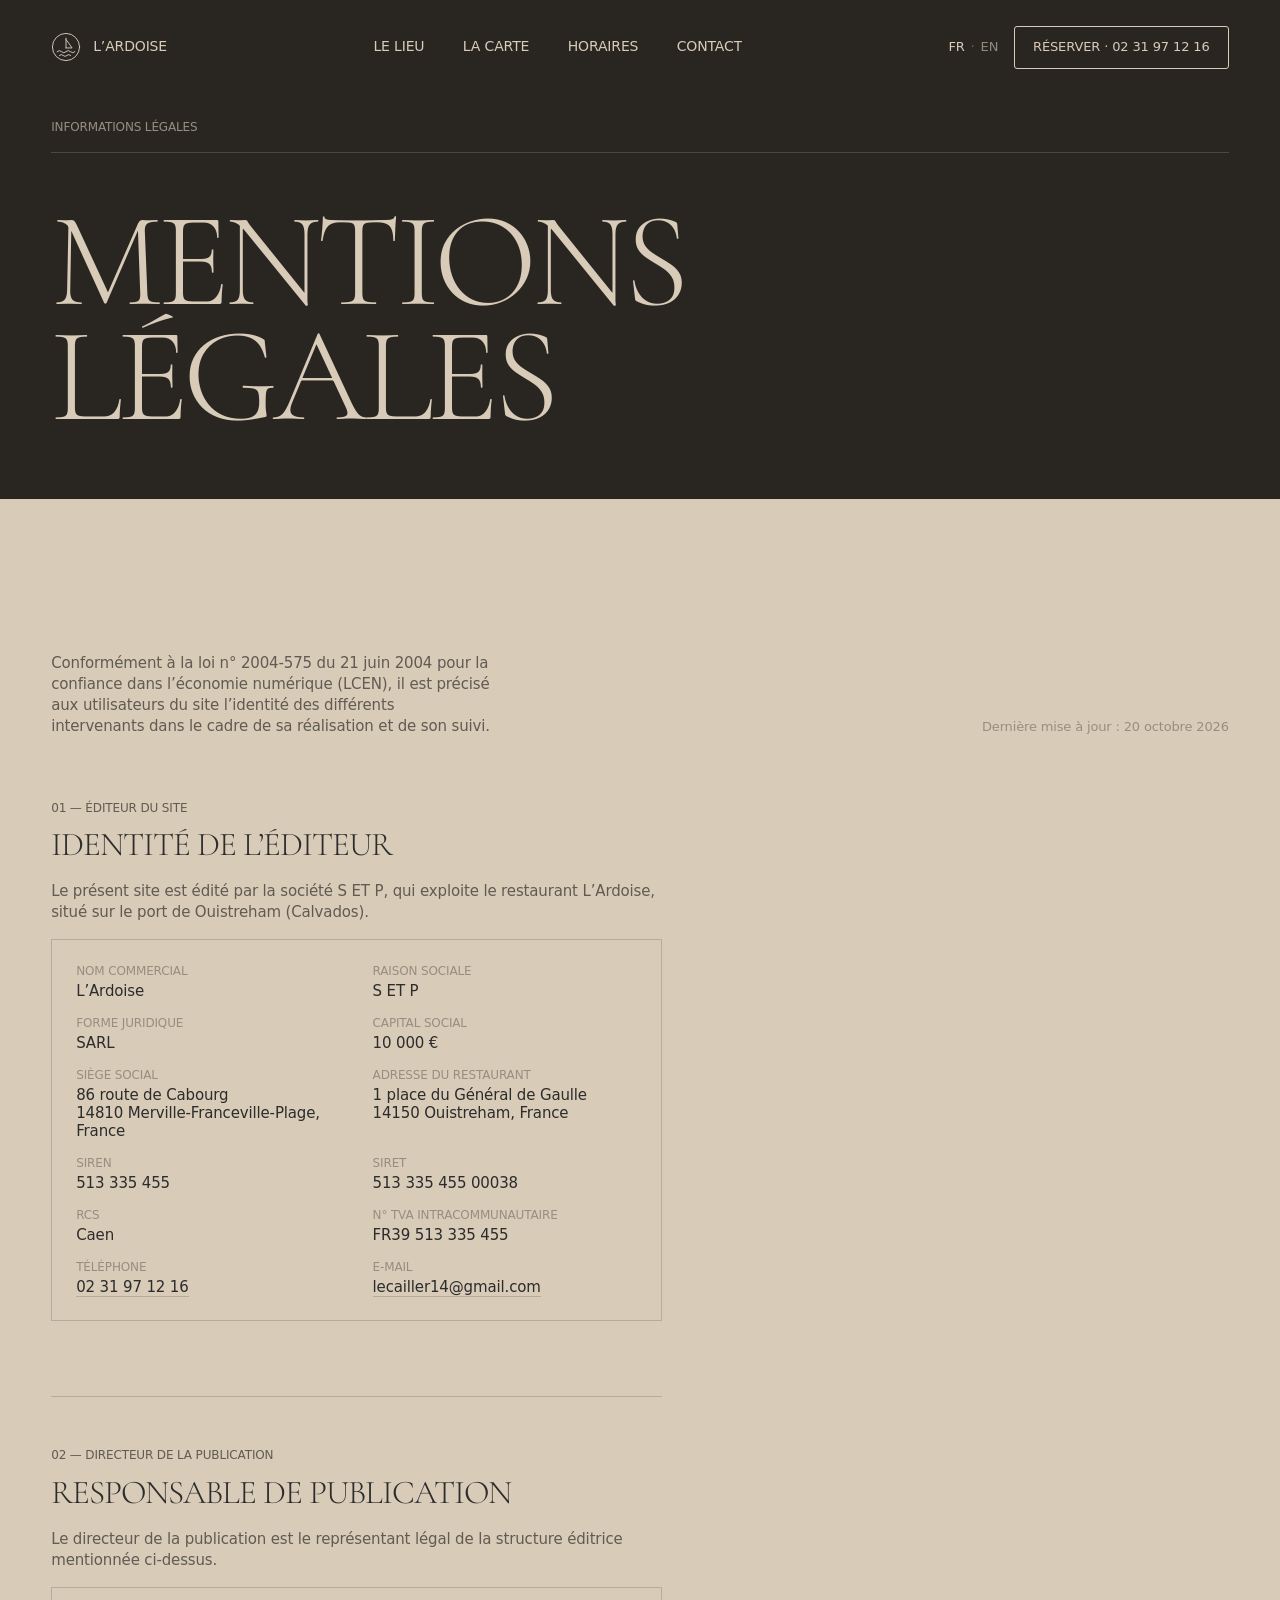
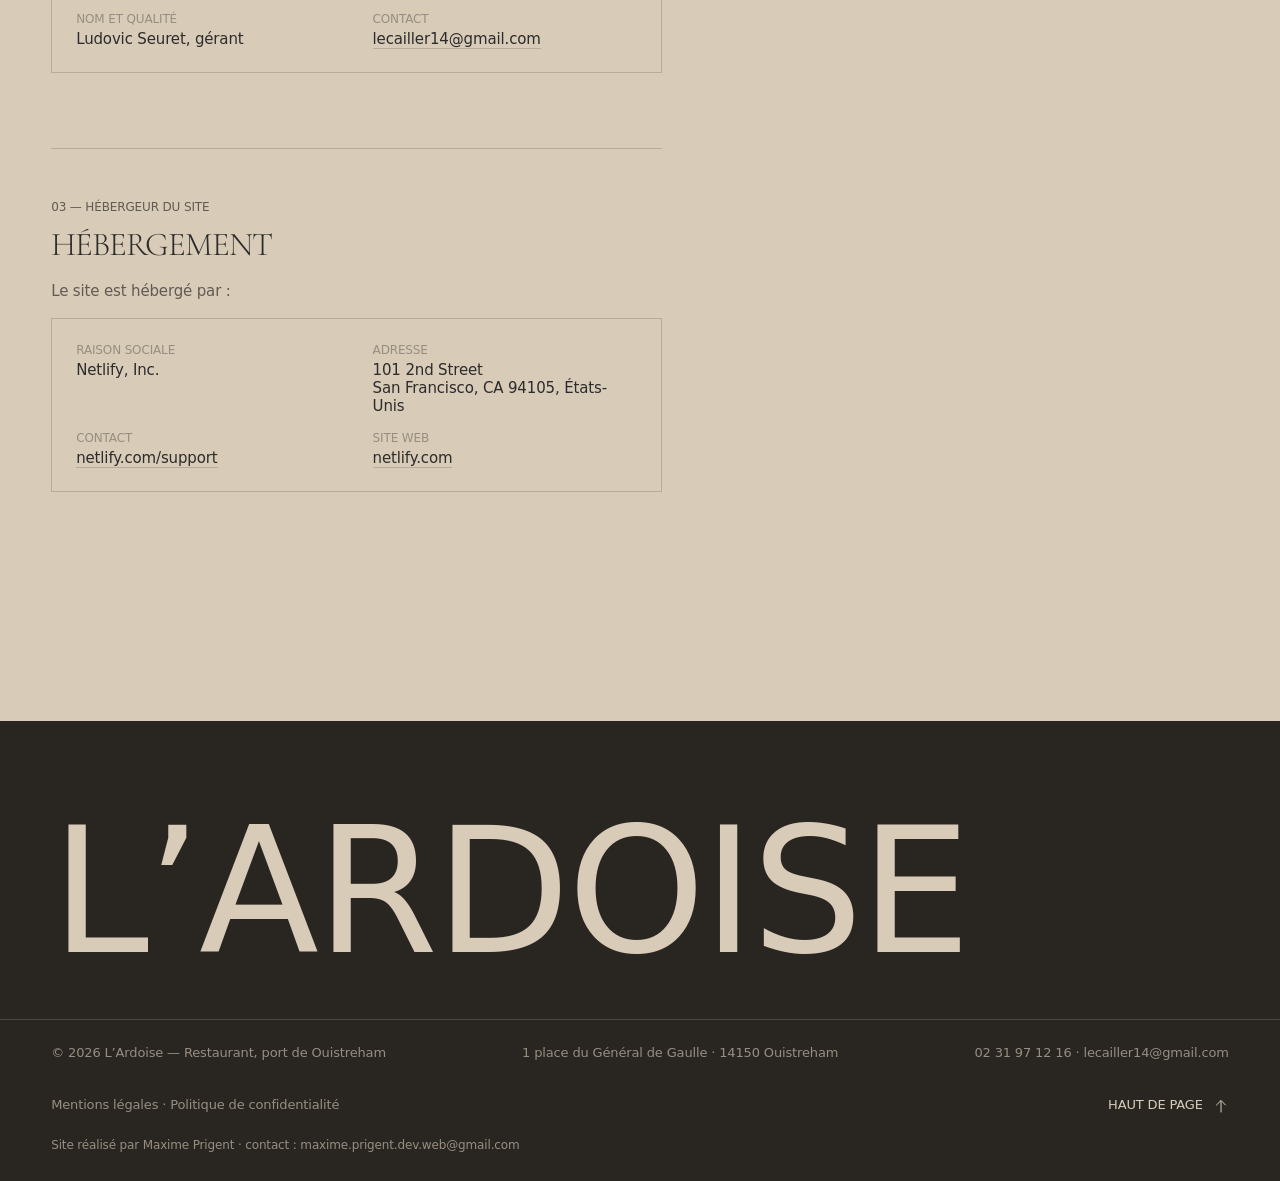
<file: mentions-legales.html>
<!DOCTYPE html>
<html lang="fr" class="no-js">
<head>
  <meta charset="utf-8">
  <meta name="viewport" content="width=device-width, initial-scale=1">
  <meta name="color-scheme" content="only light">
  <title>Mentions légales — L’Ardoise</title>
  <meta name="description" content="Mentions légales du site de L’Ardoise, restaurant sur le port de Ouistreham (Calvados) : éditeur, directeur de publication, hébergeur.">
  <meta name="robots" content="index, follow">
  <meta name="theme-color" content="#292622">
  <link rel="canonical" href="https://lardoise-ouistreham.fr/mentions-legales">
  <link rel="icon" href="data:image/svg+xml,%3Csvg xmlns='http://www.w3.org/2000/svg' viewBox='0 0 32 32'%3E%3Crect width='32' height='32' fill='%23292622'/%3E%3Cg fill='none' stroke='%23d8cbb8' stroke-width='1.2'%3E%3Ccircle cx='16' cy='16' r='12'/%3E%3Cpath d='M16 7v11M16 8l6 9h-6M8 21q2-2 4 0t4 0t4 0t4 0'/%3E%3C/g%3E%3C/svg%3E">

  <!-- Polices : titres (Cormorant Garamond) hébergés sur le site, dossier fonts/ ; texte (Satoshi) chargé depuis Fontshare. -->
  <link rel="preload" href="fonts/cormorant-garamond-300-latin.woff2" as="font" type="font/woff2" crossorigin>
  <link rel="preconnect" href="https://api.fontshare.com">
  <link rel="preconnect" href="https://cdn.fontshare.com" crossorigin>
  <link href="https://api.fontshare.com/v2/css?f[]=satoshi@500,700&display=swap" rel="stylesheet">
  <link rel="stylesheet" href="style.css">
</head>
<body>

  <!-- Symboles SVG réutilisés (identiques à index.html) -->
  <svg width="0" height="0" style="position:absolute" aria-hidden="true" focusable="false">
    <symbol id="mark" viewBox="0 0 32 32">
      <g fill="none" stroke="currentColor" stroke-width="1" stroke-linecap="round" stroke-linejoin="round">
        <circle cx="16" cy="16" r="14.5"/>
        <path d="M16 6.5V17M16 8l6.5 9H16"/>
        <path d="M6.5 21q2.4-2.4 4.8 0t4.7 0t4.8 0t4.7 0"/>
        <path d="M9 25q2-2 4 0t4 0t4 0"/>
      </g>
    </symbol>
    <symbol id="arrow" viewBox="0 0 16 16">
      <path d="M2 8h11M9 3.5 13.5 8 9 12.5" fill="none" stroke="currentColor" stroke-width="1" stroke-linecap="round" stroke-linejoin="round"/>
    </symbol>
  </svg>

  <div class="progress" aria-hidden="true"></div>
  <div class="cursor-ring" aria-hidden="true"></div>
  <div class="cursor-dot" aria-hidden="true"></div>

  <!-- Navigation (identique à index.html ; les liens de section renvoient à la page d'accueil) -->
  <header class="nav" id="nav">
    <a class="brand" href="index.html#accueil" aria-label="L’Ardoise — accueil">
      <svg class="brand-mark"><use href="#mark"/></svg>
      <span data-roll>L’Ardoise</span>
    </a>
    <nav class="nav-links" aria-label="Navigation principale">
      <a href="index.html#lieu"><span data-roll>Le lieu</span></a>
      <a href="index.html#carte"><span data-roll>La carte</span></a>
      <a href="index.html#horaires"><span data-roll>Horaires</span></a>
      <a href="index.html#contact"><span data-roll>Contact</span></a>
    </nav>
    <div class="nav-right">
      <div class="lang" role="group" aria-label="Choisir la langue du site">
        <span class="lang-cur" aria-current="true">FR</span><span class="lang-sep">·</span><a href="index-en.html" hreflang="en" lang="en">EN</a>
      </div>
      <a class="btn btn-sm" href="tel:+33231971216" data-magnet aria-label="Réserver par téléphone au 02 31 97 12 16"><span data-roll>Réserver · 02 31 97 12 16</span></a>
      <button class="burger" aria-label="Ouvrir le menu" aria-expanded="false" aria-controls="menu"><i></i><i></i></button>
    </div>
  </header>

  <div class="menu-overlay" id="menu" aria-hidden="true">
    <nav>
      <a href="index.html#lieu"><span>01</span>Le lieu</a>
      <a href="index.html#carte"><span>02</span>La carte</a>
      <a href="index.html#horaires"><span>03</span>Horaires</a>
      <a href="index.html#contact"><span>04</span>Contact</a>
      <a href="index.html#contact"><span>→</span>Réserver</a>
    </nav>
    <p class="menu-foot">Réservation par téléphone ou sur place<br><a href="tel:+33231971216">02 31 97 12 16</a><br>1 place du Général de Gaulle · 14150 Ouistreham</p>
  </div>

  <main>
    <!-- ================= BANDEAU DE TITRE ================= -->
    <section class="on-dark legal-intro">
      <div class="wrap">
        <div class="sec-head">
          <p class="label" data-reveal="up">Informations légales</p>
          <i class="rule" data-reveal="line"></i>
        </div>
        <h2 class="h2" data-split>Mentions<br>légales</h2>
      </div>
    </section>

    <!-- ================= CONTENU ================= -->
    <!--
      Renseigné le 19/10/2026 d'après la fiche remplie à la main par le restaurant,
      recoupée avec le registre officiel des entreprises : raison sociale, forme
      juridique, capital social, SIREN, TVA, RCS et directeur de la publication.
      Siège social et SIRET : donnés par le restaurant le 19/10/2026 et vérifiés au
      registre officiel (le SIRET est celui de l'établissement du restaurant, en activité).
      Hébergeur : Netlify, Inc. (adresse relevée dans la politique de confidentialité
      de Netlify ; Netlify ne publie pas de numéro de téléphone, d'où la ligne
      "Contact" renvoyant à sa page de support). Valable une fois le site réellement
      hébergé chez Netlify : à changer si l'hébergeur change.
      Plus aucun champ « [À COMPLÉTER] » dans cette page.
    -->
    <section class="on-light legal">
      <div class="wrap">
        <div class="legal-top">
          <p class="body">Conformément à la loi n° 2004-575 du 21 juin 2004 pour la confiance dans l’économie numérique (LCEN), il est précisé aux utilisateurs du site l’identité des différents intervenants dans le cadre de sa réalisation et de son suivi.</p>
          <p class="legal-updated">Dernière mise à jour : 20 octobre 2026</p>
        </div>

        <div class="legal-col">

          <div class="legal-block" data-reveal="up">
            <p class="label legal-num">01 — Éditeur du site</p>
            <h3 class="legal-h3">Identité de l’éditeur</h3>
            <p class="body">Le présent site est édité par la société S ET P, qui exploite le restaurant L’Ardoise, situé sur le port de Ouistreham (Calvados).</p>
            <dl class="legal-fields">
              <div class="legal-field"><dt>Nom commercial</dt><dd>L’Ardoise</dd></div>
              <div class="legal-field"><dt>Raison sociale</dt><dd>S ET P</dd></div>
              <div class="legal-field"><dt>Forme juridique</dt><dd>SARL</dd></div>
              <div class="legal-field"><dt>Capital social</dt><dd>10&nbsp;000&nbsp;€</dd></div>
              <div class="legal-field"><dt>Siège social</dt><dd>86 route de Cabourg<br>14810 Merville-Franceville-Plage, France</dd></div>
              <div class="legal-field"><dt>Adresse du restaurant</dt><dd>1 place du Général de Gaulle<br>14150 Ouistreham, France</dd></div>
              <div class="legal-field"><dt>SIREN</dt><dd>513 335 455</dd></div>
              <div class="legal-field"><dt>SIRET</dt><dd>513 335 455 00038</dd></div>
              <div class="legal-field"><dt>RCS</dt><dd>Caen</dd></div>
              <div class="legal-field"><dt>N° TVA intracommunautaire</dt><dd>FR39 513 335 455</dd></div>
              <div class="legal-field"><dt>Téléphone</dt><dd><a href="tel:+33231971216">02 31 97 12 16</a></dd></div>
              <div class="legal-field"><dt>E-mail</dt><dd><a href="mailto:lecailler14@gmail.com">lecailler14@gmail.com</a></dd></div>
            </dl>
          </div>

          <div class="legal-block" data-reveal="up">
            <p class="label legal-num">02 — Directeur de la publication</p>
            <h3 class="legal-h3">Responsable de publication</h3>
            <p class="body">Le directeur de la publication est le représentant légal de la structure éditrice mentionnée ci-dessus.</p>
            <dl class="legal-fields">
              <div class="legal-field"><dt>Nom et qualité</dt><dd>Ludovic Seuret, gérant</dd></div>
              <div class="legal-field"><dt>Contact</dt><dd><a href="mailto:lecailler14@gmail.com">lecailler14@gmail.com</a></dd></div>
            </dl>
          </div>

          <div class="legal-block" data-reveal="up">
            <p class="label legal-num">03 — Hébergeur du site</p>
            <h3 class="legal-h3">Hébergement</h3>
            <p class="body">Le site est hébergé par :</p>
            <dl class="legal-fields">
              <div class="legal-field"><dt>Raison sociale</dt><dd>Netlify, Inc.</dd></div>
              <div class="legal-field"><dt>Adresse</dt><dd>101 2nd Street<br>San Francisco, CA 94105, États-Unis</dd></div>
              <div class="legal-field"><dt>Contact</dt><dd><a href="https://www.netlify.com/support/" target="_blank" rel="noopener">netlify.com/support</a></dd></div>
              <div class="legal-field"><dt>Site web</dt><dd><a href="https://www.netlify.com" target="_blank" rel="noopener">netlify.com</a></dd></div>
            </dl>
          </div>

        </div>
      </div>
    </section>
  </main>

  <!-- ================= FOOTER (identique à index.html) ================= -->
  <footer class="footer on-dark">
    <div class="foot-top">
      <p class="foot-mark" data-chars aria-label="L’Ardoise">L’Ardoise</p>
    </div>
    <i class="rule"></i>
    <div class="foot-row">
      <p>© <span id="year">2026</span> L’Ardoise — Restaurant, port de Ouistreham</p>
      <p>1 place du Général de Gaulle · 14150 Ouistreham</p>
      <p><a href="tel:+33231971216">02 31 97 12 16</a> · <a href="mailto:lecailler14@gmail.com">lecailler14@gmail.com</a></p>
      <p><a href="mentions-legales.html" aria-current="page">Mentions légales</a> · <a href="confidentialite.html">Politique de confidentialité</a></p>
      <a class="totop" href="#" data-magnet aria-label="Retour en haut"><span data-roll>Haut de page</span><svg class="ico up"><use href="#arrow"/></svg></a>
    </div>
    <p class="foot-credit">Site réalisé par Maxime Prigent · contact : <a href="mailto:maxime.prigent.dev.web@gmail.com">maxime.prigent.dev.web@gmail.com</a></p>
  </footer>

  <script src="main.js"></script>
</body>
</html>
</file>
<file: style.css>
/* ==========================================================================
   L’ARDOISE — Parchemin & safran
   Palette / typographie : "spiced parchment gallery"
   ========================================================================== */

/* ---------- Polices ----------
   Titres : Cormorant Garamond Light, hébergée sur le site (dossier fonts/, licence libre SIL OFL : voir fonts/OFL.txt).
   Texte : Satoshi, chargée depuis Fontshare (voir le <head> des pages). Sa licence autorise l'hébergement sur son
   propre site mais interdit de placer ses fichiers dans un dépôt public comme GitHub : ne pas la copier dans ce dossier. */
@font-face {
  font-family: 'Cormorant Garamond';
  font-style: normal; font-weight: 300; font-display: swap;
  src: url('fonts/cormorant-garamond-300-latin.woff2') format('woff2');
  unicode-range: U+0000-00FF, U+0131, U+0152-0153, U+02BB-02BC, U+02C6, U+02DA, U+02DC, U+0304, U+0308, U+0329, U+2000-206F, U+20AC, U+2122, U+2191, U+2193, U+2212, U+2215, U+FEFF, U+FFFD;
}

:root {
  color-scheme: only light; /* site à thème unique : le « mode sombre automatique » des navigateurs ne doit pas teinter le beige en marron */
  --color-parchment: #d8cbb8;
  --color-linen: #bfb4a3;
  --color-warm-stone: #b6ab9c;
  --color-walnut: #978e81;
  --color-muted: #7b7368;
  --color-espresso: #615b53;
  --color-onyx-warm: #2c2c2c;
  --color-midnight-roast: #292622;
  --color-saffron-glow: #d49653;

  --line-dark: rgba(216, 203, 184, .2);

  --font-serif: 'Cormorant Garamond', Georgia, 'Times New Roman', serif;
  --font-sans: 'Satoshi', ui-sans-serif, system-ui, -apple-system, 'Segoe UI', Roboto, sans-serif;

  --ease: cubic-bezier(.25, .46, .45, .94);
  --ease-out: cubic-bezier(.16, 1, .3, 1);

  --pad: clamp(1.25rem, 4vw, 3.5rem);
  --gap-section: clamp(5.5rem, 12vw, 10rem);
  /* marge latérale des éléments pleine largeur : les aligne sur la colonne centrale (.wrap) sur les très grands écrans */
  --gutter: max(var(--pad), calc((100% - 90rem) / 2 + var(--pad)));
  --navoff: 4.5rem; /* hauteur de la barre de navigation (passe à 0 quand elle se cache) */
}

/* ---------- Base ---------- */
*, *::before, *::after { box-sizing: border-box; margin: 0; padding: 0; }
/* Toutes les tailles sont en rem : au-delà de 1440 px de large, le site grandit doucement (×1,11 à 1920 px, ×1,26 à 2560 px,
   plafonné à ×1,6) pour rester proportionné sur les grands écrans. En dessous de 1440 px, rien ne change. */
html { scroll-behavior: smooth; -webkit-text-size-adjust: 100%; font-size: clamp(100%, calc(100% + (100vw - 1440px) * .00375), 160%); } /*no-rem*/
body {
  background: var(--color-parchment);
  color: var(--color-onyx-warm);
  font: 500 0.9375rem/1.4 var(--font-sans);
  letter-spacing: -.01em;
  font-variant-numeric: lining-nums;
  overflow-x: hidden;
  -webkit-font-smoothing: antialiased;
}
body.is-loading { overflow: hidden; }
::selection { background: var(--color-saffron-glow); color: var(--color-onyx-warm); }
a { color: inherit; text-decoration: none; }
button { font: inherit; color: inherit; background: none; border: 0; cursor: pointer; letter-spacing: inherit; }
ul { list-style: none; }
address { font-style: normal; }
svg { display: block; }
i { font-style: normal; }
em { font-style: normal; }
:focus-visible { outline: 1px solid var(--color-saffron-glow); outline-offset: 0.25rem; }
section[id] { scroll-margin-top: 3.75rem; }

.wrap { max-width: 90rem; margin: 0 auto; padding: 0 var(--pad); }
.on-dark { background: var(--color-midnight-roast); color: var(--color-parchment); }
.on-light { color: var(--color-onyx-warm); }

.label {
  font: 500 0.75rem/1.3 var(--font-sans);
  text-transform: uppercase;
  letter-spacing: -.012em;
  color: var(--color-espresso);
}
.on-dark .label { color: var(--color-walnut); }
.body { color: var(--color-espresso); max-width: 46ch; }
.on-dark .body { color: var(--color-linen); }

.h2 {
  font: 300 clamp(3.25rem, 10.5vw, 9.375rem)/.86 var(--font-serif);
  text-transform: uppercase;
  letter-spacing: -.04em;
  margin-bottom: clamp(2.5rem, 6vw, 5rem);
}

.sec-head { display: flex; flex-direction: column; gap: 1rem; margin-bottom: clamp(1.75rem, 4vw, 3.5rem); }
.rule { display: block; height: 1px; width: 100%; background: var(--color-warm-stone); }
.on-dark .rule { background: var(--line-dark); }

.ico { width: 1rem; height: 1rem; flex: none; transition: transform .5s var(--ease-out); }

/* ---------- Roll (texte qui défile au survol) ---------- */
.roll { position: relative; display: inline-block; overflow: hidden; vertical-align: top; white-space: nowrap; }
.roll > span { display: inline-block; transition: transform .55s var(--ease-out); }
.roll::after {
  content: attr(data-t);
  position: absolute; left: 0; top: 0;
  transform: translateY(110%);
  transition: transform .55s var(--ease-out);
}
a:hover .roll > span, button:hover .roll > span { transform: translateY(-110%); }
a:hover .roll::after, button:hover .roll::after { transform: none; }

/* ---------- Boutons fantômes ---------- */
.btn {
  --fill: var(--color-parchment);
  --ink: var(--color-midnight-roast);
  position: relative;
  display: inline-flex; align-items: center; gap: 0.875rem;
  padding: 1.25rem 1.75rem;
  border: 1px solid currentColor;
  border-radius: 3px;
  text-transform: uppercase;
  font: 500 0.875rem/1.3 var(--font-sans);
  letter-spacing: -.01em;
  overflow: hidden; isolation: isolate;
  transition: color .45s var(--ease), transform .6s var(--ease-out);
  will-change: transform;
}
.btn::before {
  content: ""; position: absolute; inset: -1px;
  background: var(--fill);
  transform: translateY(102%);
  transition: transform .55s var(--ease-out);
  z-index: -1;
}
.btn:hover { color: var(--ink); }
.btn:hover::before { transform: none; }
.btn:hover .ico { transform: translateX(0.3125rem); }
.btn-sm { padding: 0.75rem 1.125rem; font-size: 0.8125rem; }
.on-light .btn { --fill: var(--color-onyx-warm); --ink: var(--color-parchment); }

.link {
  display: inline-flex; align-items: center; gap: 0.75rem;
  text-transform: uppercase; font-size: 0.875rem;
  padding: 0.75rem 0 0.5rem; border-bottom: 1px solid currentColor; /* zone de toucher confortable (≈ 44 px) */
}
.link:hover .ico { transform: translateX(0.375rem); }

/* ---------- Curseur ---------- */
.cursor-ring, .cursor-dot { display: none; }
@media (hover: hover) and (pointer: fine) {
  html.has-cursor, html.has-cursor a, html.has-cursor button, html.has-cursor label, html.has-cursor select { cursor: none; }
  html.has-cursor input, html.has-cursor textarea { cursor: text; }
  .cursor-ring, .cursor-dot {
    display: block; position: fixed; top: 0; left: 0; z-index: 200;
    pointer-events: none; mix-blend-mode: difference;
    opacity: 0; transition: opacity .3s;
  }
  html.has-cursor .cursor-ring, html.has-cursor .cursor-dot { opacity: 1; }
  .cursor-ring {
    width: 2.375rem; height: 2.375rem; margin: -1.1875rem 0 0 -1.1875rem;
    border: 1px solid #d8cbb8; border-radius: 50%;
    transition: width .35s var(--ease-out), height .35s var(--ease-out), margin .35s var(--ease-out), background .3s, opacity .3s;
  }
  .cursor-dot { width: 0.375rem; height: 0.375rem; margin: -3px 0 0 -3px; border-radius: 50%; background: #d8cbb8; }
  body.cur-hover .cursor-ring { width: 4.5rem; height: 4.5rem; margin: -2.25rem 0 0 -2.25rem; background: #d8cbb8; }
}

/* ---------- Progression ---------- */
.progress {
  position: fixed; top: 0; left: 0; width: 100%; height: 2px; z-index: 120;
  background: var(--color-saffron-glow);
  transform-origin: left; transform: scaleX(var(--p, 0));
}

/* ---------- Préchargeur ---------- */
.preloader {
  position: fixed; inset: 0; z-index: 300;
  background: var(--color-midnight-roast); color: var(--color-parchment);
  display: grid; place-items: center;
  transition: transform 1.1s var(--ease-out) .1s;
}
.preloader.out { transform: translateY(-101%); }
.pl-inner { display: grid; justify-items: center; gap: 0.625rem; width: min(20rem, 70vw); text-align: center; transition: opacity .4s, transform .8s var(--ease-out); }
.preloader.out .pl-inner { opacity: 0; transform: translateY(-1.875rem); }
.pl-mark { width: 2.75rem; height: 2.75rem; animation: spin-slow 8s linear infinite; }
.pl-name { font: 300 2.75rem/1 var(--font-serif); text-transform: uppercase; letter-spacing: -.04em; margin-top: 0.75rem; }
.pl-sub { font-size: 0.75rem; text-transform: uppercase; color: var(--color-walnut); }
.pl-line { width: 100%; height: 1px; background: var(--line-dark); margin: 1.125rem 0 0.375rem; overflow: hidden; }
.pl-bar { display: block; height: 100%; background: var(--color-parchment); transform-origin: left; transform: scaleX(0); }
.pl-num { font-size: 0.75rem; color: var(--color-walnut); font-variant-numeric: tabular-nums; }
@keyframes spin-slow { to { transform: rotate(360deg); } }
.no-js .preloader { display: none; }
.no-js body.is-loading { overflow: auto; }

/* ---------- Navigation ---------- */
.nav {
  position: fixed; inset: 0 0 auto 0; z-index: 100;
  display: flex; align-items: center; justify-content: space-between; gap: 1.5rem;
  padding: 1.5rem var(--gutter);
  color: var(--color-parchment);
  transition: transform .6s var(--ease-out), background .4s var(--ease), padding .4s var(--ease);
}
.nav.solid { background: var(--color-onyx-warm); padding-block: 0.875rem; }
.nav.hide { transform: translateY(-101%); }
.brand { display: flex; align-items: center; gap: 0.75rem; padding: 0.5rem 0; text-transform: uppercase; font-size: 0.875rem; }
.brand-mark { width: 1.875rem; height: 1.875rem; transition: transform .8s var(--ease-out); }
.brand:hover .brand-mark { transform: rotate(180deg); }
.nav-links { display: flex; gap: clamp(1.25rem, 3vw, 2.75rem); }
.nav-links a { padding: 0.75rem 0; text-transform: uppercase; font-size: 0.875rem; }
.nav-right { display: flex; align-items: center; gap: 1rem; }
.lang { display: flex; align-items: center; gap: 0.375rem; font: 500 0.8125rem var(--font-sans); }
.lang-sep { opacity: .4; }
.lang a { opacity: .6; transition: opacity .3s var(--ease); }
.lang a:hover, .lang a:focus-visible { opacity: 1; }
.lang-cur { opacity: 1; }
.burger { display: none; width: 2.75rem; height: 2.75rem; position: relative; border: 1px solid currentColor; border-radius: 3px; }
.burger i { position: absolute; left: 0.75rem; right: 0.75rem; height: 1px; background: currentColor; transition: transform .5s var(--ease-out), top .5s var(--ease-out); }
.burger i:nth-child(1) { top: 1.125rem; }
.burger i:nth-child(2) { top: 1.5625rem; }
.burger[aria-expanded="true"] i:nth-child(1) { top: 1.3125rem; transform: rotate(45deg); }
.burger[aria-expanded="true"] i:nth-child(2) { top: 1.3125rem; transform: rotate(-45deg); }

.menu-overlay {
  position: fixed; inset: 0; z-index: 90;
  background: var(--color-onyx-warm); color: var(--color-parchment);
  display: flex; flex-direction: column; gap: clamp(1rem, 4vh, 2.5rem);
  padding: clamp(4.75rem, 14vh, 6.25rem) var(--gutter) 2rem;
  overflow-y: auto; overscroll-behavior: contain; /* si l'écran est très court (téléphone en paysage), le menu défile */
  clip-path: inset(0 0 100% 0);
  visibility: hidden;
  transition: clip-path .8s var(--ease-out), visibility 0s .8s;
}
.menu-overlay.open { clip-path: inset(0); visibility: visible; transition: clip-path .8s var(--ease-out), visibility 0s; }
.menu-overlay nav { display: flex; flex-direction: column; margin-top: auto; } /* marges auto : centré s'il y a de la place, sinon on défile depuis le haut */
.menu-overlay nav a {
  display: flex; align-items: baseline; gap: 1rem;
  font: 300 clamp(1.875rem, min(13vw, 9.5vh), 5.25rem)/1.05 var(--font-serif); text-transform: uppercase; letter-spacing: -.04em;
  border-bottom: 1px solid var(--line-dark); padding: clamp(0.25rem, 1.1vh, 0.625rem) 0;
  opacity: 0; transform: translateY(1.875rem);
  transition: opacity .5s, transform .7s var(--ease-out), padding .4s var(--ease-out);
}
.menu-overlay nav a span { font: 500 0.75rem var(--font-sans); color: var(--color-walnut); letter-spacing: 0; min-width: 1.375rem; }
.menu-overlay nav a:hover { padding-left: 0.875rem; }
.menu-overlay.open nav a { opacity: 1; transform: none; }
.menu-overlay.open nav a:nth-child(1) { transition-delay: .25s; }
.menu-overlay.open nav a:nth-child(2) { transition-delay: .32s; }
.menu-overlay.open nav a:nth-child(3) { transition-delay: .39s; }
.menu-overlay.open nav a:nth-child(4) { transition-delay: .46s; }
.menu-overlay.open nav a:nth-child(5) { transition-delay: .53s; }
.menu-foot { font-size: 0.8125rem; line-height: 1.6; color: var(--color-walnut); margin-bottom: auto; }
.menu-foot a { color: var(--color-parchment); font-size: 1.25rem; border-bottom: 1px solid var(--line-dark); }

/* ==========================================================================
   HERO
   ========================================================================== */
.hero {
  position: relative; min-height: 100vh; min-height: 100svh;
  background: var(--color-midnight-roast); color: var(--color-parchment);
  display: flex; flex-direction: column; justify-content: flex-end;
  overflow: hidden;
  --hero-photo: url("images/hero.jpg"); /* photo d'ambiance de la salle (assombrie par .hero-photo et .hero-shade) */
}
.hero-photo {
  position: absolute; inset: -4%;
  background-image: var(--hero-photo, none);
  background-size: cover; background-position: center;
  opacity: .5;
  animation: kenburns 24s ease-in-out infinite alternate;
}
@keyframes kenburns { from { transform: scale(1); } to { transform: scale(1.09) translate(-1.5%, 1%); } }
/* téléphone en portrait : le cadre se centre sur l'arche et le bar, sans le nom gravé sur la vitre (vu à l'envers depuis la salle) */
@media (max-width: 700px) { .hero-photo { background-position: 78% center; } }
#sea { position: absolute; inset: 0; width: 100%; height: 100%; }
.hero-glow {
  position: absolute; inset: 0; pointer-events: none;
  background: radial-gradient(32.5rem circle at var(--mx, 70%) var(--my, 32%), rgba(212, 150, 83, .13), transparent 65%);
}
.hero-shade {
  position: absolute; inset: 0; pointer-events: none;
  background: linear-gradient(to bottom, rgba(41, 38, 34, .6), rgba(41, 38, 34, 0) 32%, rgba(41, 38, 34, .35) 62%, rgba(41, 38, 34, .85));
}
.hero-inner { position: relative; z-index: 2; padding-top: 8.75rem; will-change: transform, opacity; }
.hero-meta {
  display: flex; justify-content: space-between; gap: 1.25rem;
  padding: 0 var(--gutter) clamp(1.25rem, 3vw, 2.25rem);
  font-size: 0.75rem; text-transform: uppercase; color: var(--color-linen);
}
.wordmark {
  font: 500 clamp(2.5rem, 13.7vw, 12.4375rem)/.8 var(--font-sans);
  letter-spacing: -.016em; text-transform: uppercase;
  white-space: nowrap; padding: 0 var(--gutter);
  color: var(--color-parchment);
}
.wm-line { display: block; overflow: hidden; padding: .06em 0 .04em; }
.ch { display: inline-block; transition: color .9s var(--ease), transform .5s var(--ease-out); }
.ch:hover { color: var(--color-saffron-glow); transform: translateY(-.05em); transition: color .1s, transform .3s var(--ease-out); }
.ch.sp { width: .26em; }
/* "backwards" : la lettre reste cachée avant l'animation, puis reprend son style normal (le survol reste actif) */
.wm-line .ch, .foot-mark .ch { animation: ch-in 1.2s var(--ease-out) backwards paused; animation-delay: calc(var(--i) * 65ms + 250ms); }
body.ready .wm-line .ch, .foot-mark.in .ch { animation-play-state: running; }
@keyframes ch-in { from { transform: translateY(112%) rotate(5deg); } to { transform: none; } }

.hero-foot { padding: clamp(1.25rem, 3vw, 2.25rem) var(--gutter) 2rem; }
.hero-foot .rule { background: var(--line-dark); margin-bottom: 1.625rem; }
.hero-foot-row { display: grid; grid-template-columns: 1fr auto 1fr; align-items: center; gap: 1.5rem; }
.hero-cta { display: flex; gap: 0.75rem; flex-wrap: wrap; justify-content: center; }
.hero-hours { text-align: right; font-size: 0.75rem; text-transform: uppercase; color: var(--color-linen); line-height: 1.5; }

/* statut ouvert / fermé */
.status { display: inline-flex; align-items: center; gap: 0.75rem; font-size: 0.75rem; text-transform: uppercase; }
.status .dot { position: relative; width: 0.5rem; height: 0.5rem; border-radius: 50%; background: var(--color-walnut); flex: none; }
.status.is-open .dot { background: var(--color-saffron-glow); }
.status.is-open .dot::after {
  content: ""; position: absolute; inset: -0.375rem; border-radius: 50%;
  border: 1px solid var(--color-saffron-glow);
  animation: ping 2.2s var(--ease) infinite;
}
@keyframes ping { from { transform: scale(.5); opacity: 1; } to { transform: scale(1.8); opacity: 0; } }
.status-lg { font-size: 0.875rem; }

/* ==========================================================================
   MARQUEE
   ========================================================================== */
.marquee {
  overflow: hidden; padding: clamp(1.5rem, 4vw, 2.75rem) 0;
  border-bottom: 1px solid var(--color-warm-stone);
}
.mq-row { display: flex; width: max-content; will-change: transform; }
.mq-set { display: flex; align-items: center; flex: none; }
.mq-set span {
  font: 300 clamp(3rem, 8.4vw, 7.75rem)/1 var(--font-serif);
  text-transform: uppercase; letter-spacing: -.04em; white-space: nowrap;
  padding: 0 .16em;
  transition: color .5s var(--ease), -webkit-text-stroke-color .5s var(--ease);
}
.mq-set i {
  width: .5em; height: .5em; flex: none; margin: 0 .3em;
  font-size: clamp(3rem, 8.4vw, 7.75rem);
  border: 1px solid var(--color-onyx-warm); border-radius: 50%;
  position: relative; transition: transform .6s var(--ease-out), background .4s;
}
.mq-set i::after { content: ""; position: absolute; inset: 30%; border-radius: 50%; background: var(--color-onyx-warm); }
.mq-row:hover .mq-set i { transform: rotate(180deg); }
.mq-row.outline .mq-set span { color: transparent; -webkit-text-stroke: 1px var(--color-onyx-warm); }
.mq-row.outline .mq-set span:hover { color: var(--color-onyx-warm); }
.mq-row:not(.outline) .mq-set span:hover { color: transparent; -webkit-text-stroke: 1px var(--color-onyx-warm); }

/* ==========================================================================
   LE LIEU
   ========================================================================== */
.intro { padding: var(--gap-section) 0; }
.intro-grid { display: grid; grid-template-columns: 8fr 4fr; gap: clamp(2rem, 6vw, 6.25rem); align-items: start; }
.lead {
  font: 300 clamp(2rem, min(5.3vw, 8vh), 4.75rem)/.98 var(--font-serif); /* vh : le texte ne dépasse jamais la hauteur d'un écran court */
  text-transform: uppercase; letter-spacing: -.035em;
}
.fw { color: rgba(44, 44, 44, .16); transition: color .5s var(--ease); }
.fw.on { color: var(--color-onyx-warm); }
.intro-side { display: grid; gap: 1.75rem; justify-items: start; padding-top: 0.75rem; }
.badge { width: clamp(8.125rem, 13vw, 11.875rem); color: var(--color-onyx-warm); will-change: transform; }
.badge text { fill: currentColor; font: 500 11.4px var(--font-sans); letter-spacing: 0; }

.cards { display: grid; grid-template-columns: repeat(3, 1fr); margin-top: var(--gap-section); border-top: 1px solid var(--color-warm-stone); }
.card {
  position: relative; isolation: isolate; overflow: hidden;
  padding: 1.75rem 1.75rem 2.25rem; min-height: 21.25rem;
  display: flex; flex-direction: column;
  container-type: inline-size; /* permet à .card-time de se caler sur la largeur réelle de la carte */
  border-right: 1px solid var(--color-warm-stone); border-bottom: 1px solid var(--color-warm-stone);
  transition: color .5s var(--ease), opacity 1s var(--ease-out), transform 1s var(--ease-out);
}
.card:first-child { border-left: 1px solid var(--color-warm-stone); }
.card::before {
  content: ""; position: absolute; inset: 0; z-index: -1;
  background: var(--color-onyx-warm);
  transform: translateY(101%);
  transition: transform .7s var(--ease-out);
}
.card:hover { color: var(--color-parchment); }
.card:hover::before { transform: none; }
.card-num { font-size: 0.75rem; color: var(--color-espresso); transition: color .5s; }
.card:hover .card-num { color: var(--color-saffron-glow); }
.card-title { font: 300 clamp(1.75rem, 2.6vw, 2.375rem)/1 var(--font-serif); text-transform: uppercase; letter-spacing: -.03em; margin-top: 1.125rem; }
.card-time {
  margin-top: auto; font: 300 clamp(2.5rem, 4.2vw, 3.875rem)/.9 var(--font-serif); text-transform: uppercase; letter-spacing: -.04em;
  font-size: clamp(1.5rem, 14.6cqi, 3.875rem); /* "Ouistreham" reste toujours dans sa carte, à toutes les largeurs d'écran */
  transition: transform .7s var(--ease-out);
}
.card-time em { display: inline-block; transition: transform .7s var(--ease-out); }
.card:hover .card-time { transform: translateX(0.5rem); }
.card:hover .card-time em { transform: translateX(0.625rem); }
.card-text { margin-top: 1.25rem; color: var(--color-espresso); transition: color .5s; }
.card:hover .card-text { color: var(--color-linen); }

/* « À savoir » : second bloc de cartes (accessibilité, vélos), même langage visuel que .cards */
.cards-label { margin-top: clamp(2.5rem, 6vw, 5rem); margin-bottom: 1rem; }
.cards-duo { grid-template-columns: repeat(2, 1fr); margin-top: 0; }
.card-ico {
  position: absolute; top: 1.25rem; right: 1.75rem; width: 2.625rem; height: 2.625rem;
  fill: none; stroke: currentColor; stroke-width: 1px; stroke-linecap: round; stroke-linejoin: round;
  color: var(--color-espresso); transition: color .5s;
}
.card-ico * { vector-effect: non-scaling-stroke; } /* trait de 1 px à toutes les tailles, comme les filets du site */
.card:hover .card-ico { color: var(--color-saffron-glow); }
@media (max-width: 380px) { .card-ico { width: 2rem; height: 2rem; } } /* très petits téléphones : l'icône ne touche jamais le titre */

/* ==========================================================================
   LA CARTE
   ========================================================================== */
.carte { padding: 0 0 var(--gap-section); }
.carte-grid { display: grid; grid-template-columns: minmax(16.25rem, 4fr) 8fr; gap: clamp(2rem, 6vw, 6rem); align-items: start; }
.tabs { position: sticky; top: calc(var(--navoff) + 1.75rem); transition: top .6s var(--ease-out); display: flex; flex-direction: column; border-bottom: 1px solid var(--color-warm-stone); max-height: calc(100vh - var(--navoff) - 3.5rem); overflow-y: auto; scrollbar-width: none; } /* max-height : sur un écran peu haut, le sous-menu ouvert défile au lieu de couper les derniers onglets */
.tabs::-webkit-scrollbar { display: none; }
.tab {
  position: relative; display: flex; align-items: baseline; gap: 1rem;
  padding: 1.25rem 0 1.25rem 0; text-align: left;
  border-top: 1px solid var(--color-warm-stone);
  color: var(--color-muted);
  transition: color .4s var(--ease), padding .6s var(--ease-out);
}
.tab::before {
  content: ""; position: absolute; left: 0; top: 50%; width: 0; height: 1px;
  background: var(--color-saffron-glow);
  transition: width .6s var(--ease-out);
}
.tab .t-num { font-size: 0.75rem; min-width: 1.375rem; }
.tab .t-name { font: 300 clamp(2.375rem, 4.4vw, 3.875rem)/.9 var(--font-serif); text-transform: uppercase; letter-spacing: -.04em; flex: 1; }
.tab .t-count { font-size: 0.75rem; }
.tab:hover { color: var(--color-espresso); padding-left: 0.875rem; }
.tab[aria-current="true"] { color: var(--color-onyx-warm); padding-left: 2.125rem; }
.tab[aria-current="true"]::before { width: 1.25rem; }

/* sous-menu déroulant sous l'onglet ouvert (ex. Plats : Brasserie, Burgers, Snacking, Côté mer) */
.subtabs { display: grid; grid-template-rows: 0fr; visibility: hidden; transition: grid-template-rows .6s var(--ease-out), visibility 0s .6s; }
.subtabs.open { grid-template-rows: 1fr; visibility: visible; transition-delay: 0s; }
.subtabs ul { min-height: 0; overflow: hidden; list-style: none; margin: 0; padding: 0; }
.subtabs li:last-child { padding-bottom: 1.25rem; }
.subtab {
  position: relative; display: block; width: 100%; padding: 0.5rem 0 0.5rem 4.5rem; text-align: left;
  font-size: 0.75rem; text-transform: uppercase; color: var(--color-muted);
  transition: color .4s var(--ease), padding .5s var(--ease-out);
}
.subtab::before {
  content: ""; position: absolute; left: 3.25rem; top: 50%; width: 0; height: 1px;
  background: var(--color-saffron-glow); transition: width .5s var(--ease-out);
}
.subtab:hover { color: var(--color-espresso); padding-left: 4.875rem; }
.subtab[aria-current="true"] { color: var(--color-onyx-warm); }
.subtab[aria-current="true"]::before { width: 1rem; }
.subchips { display: none; } /* pastilles : seulement sur téléphone / tablette (voir plus bas) */
/* écran d'ordinateur peu haut (portable) : onglets plus compacts pour que le sous-menu ouvert tienne sans défiler */
@media (min-width: 1001px) and (max-height: 820px) {
  .tab { padding-top: 0.75rem; padding-bottom: 0.75rem; }
  .tab .t-name { font-size: clamp(2rem, min(4.4vw, 6.2vh), 3.875rem); }
  .subtab { padding-top: 0.375rem; padding-bottom: 0.375rem; }
  .subtabs li:last-child { padding-bottom: 0.875rem; }
}

.panel { min-height: 26.25rem; min-width: 0; } /* min-width: 0 : la rangée de pastilles défile dans le panneau au lieu de l'élargir */
/* phrase d'explication au-dessus d'une partie de la carte (ex. "Suggestions") */
.panel-note { max-width: 54ch; margin-bottom: 1.75rem; padding-left: 1rem; border-left: 1px solid var(--color-saffron-glow); color: var(--color-espresso); }
.panel-note + .grp { margin-top: 0; }
.grp { display: flex; align-items: center; gap: 1rem; margin: 2.75rem 0 0.375rem; font-size: 0.75rem; text-transform: uppercase; color: var(--color-espresso); }
.grp:first-child { margin-top: 0; }
.grp::after { content: ""; flex: 1; height: 1px; background: var(--color-warm-stone); }
.dishes { border-top: 1px solid var(--color-warm-stone); }
.grp + .dishes { border-top: 0; }
.dish {
  position: relative; isolation: isolate;
  padding: 1.5rem 1.125rem;
  border-bottom: 1px solid var(--color-warm-stone);
}
.dish::before {
  content: ""; position: absolute; inset: 0; z-index: -1;
  background: var(--color-linen);
  transform: scaleX(0); transform-origin: left;
  transition: transform .6s var(--ease-out);
}
.dish:hover::before { transform: scaleX(1); }
.dish-top { display: flex; align-items: baseline; gap: 1rem; }
.dish-name {
  font: 300 clamp(1.625rem, 2.8vw, 2.375rem)/1 var(--font-serif);
  text-transform: uppercase; letter-spacing: -.03em;
  transition: transform .6s var(--ease-out);
}
.dish-tag {
  align-self: center; padding: 0.25rem 0.5rem; border: 1px solid var(--color-saffron-glow); border-radius: 3px;
  font-size: 0.75rem; text-transform: uppercase; color: var(--color-espresso);
}
.dish-lead { flex: 1; align-self: flex-end; margin-bottom: 0.4375rem; border-bottom: 1px dotted var(--color-walnut); min-width: 1.25rem; transition: border-color .4s; }
.dish-price { font: 700 0.9375rem var(--font-sans); white-space: nowrap; transition: transform .6s var(--ease-out); }
/* article proposé en plusieurs formats (25 cl / 50 cl, 75 cl / 37,5 cl) : le format en petit devant chaque prix */
.dish-price .dp + .dp { margin-left: 0.875rem; }
.dish-price small { margin-right: 0.25rem; font: 500 0.6875rem var(--font-sans); letter-spacing: .04em; text-transform: uppercase; color: var(--color-walnut); }
.dish-desc { margin-top: 0.625rem; color: var(--color-espresso); max-width: 54ch; white-space: pre-line; transition: transform .6s var(--ease-out); } /* pre-line : un \n dans desc fait un retour à la ligne (composition d'un menu) */
.dish:hover .dish-name, .dish:hover .dish-desc { transform: translateX(1rem); }
.dish:hover .dish-lead { border-color: var(--color-onyx-warm); }
.dish:hover .dish-price { transform: translateX(-0.375rem) scale(1.12); transform-origin: right; }

.panel.enter .dish { animation: dish-in .9s var(--ease-out) both; animation-delay: calc(var(--i) * 70ms); }
.panel.enter .grp, .panel.enter .panel-note { animation: dish-in .9s var(--ease-out) both; animation-delay: calc(var(--i) * 70ms); }
.panel.leave .dish, .panel.leave .grp, .panel.leave .panel-note { animation: dish-out .3s var(--ease) both; animation-delay: calc(var(--i) * 18ms); }
@keyframes dish-in { from { opacity: 0; transform: translateY(2.125rem); } to { opacity: 1; transform: none; } }
@keyframes dish-out { to { opacity: 0; transform: translateY(-0.875rem); } }

/* mentions de bas de carte (prix, allergènes, alcool) */
.carte-foot { max-width: 68ch; margin-top: clamp(2.5rem, 5vw, 4rem); font-size: 0.8125rem; line-height: 1.65; color: var(--color-muted); }

/* ==========================================================================
   LE PORT — scène épinglée
   ========================================================================== */
/* Hauteur de la section = 100vh (écran) + la distance de scroll pendant laquelle la scène reste épinglée.
   Ici : 175vh - 100vh = 75vh de scroll seulement (avant : 200vh). Pour raccourcir/allonger, changez cette valeur. */
.harbor { position: relative; height: 175vh; }
.harbor-sticky { position: sticky; top: 0; height: 100vh; height: 100svh; overflow: hidden; }
.harbor-title {
  position: absolute; left: 0; top: 15vh; white-space: nowrap;
  font: 300 clamp(3rem, 14.2vw, 18.75rem)/.8 var(--font-serif);
  text-transform: uppercase; letter-spacing: -.04em;
  transform: translate3d(var(--tx, 44vw), 0, 0);
  color: var(--color-parchment); opacity: .96;
  will-change: transform;
}
.harbor-title .br-m { display: none; }
.harbor-svg { position: absolute; inset: 0; width: 100%; height: 100%; }
.harbor-svg path, .harbor-svg circle { fill: none; stroke: var(--color-parchment); stroke-width: 1.2; stroke-linecap: round; stroke-linejoin: round; }
.harbor-svg .draw { stroke-dasharray: 1; stroke-dashoffset: 1; }
.no-js .harbor-svg .draw { stroke-dashoffset: 0; }
.harbor-svg .sun, .harbor-svg .sun2 { stroke: var(--color-saffron-glow); }
.harbor-svg .sun2 { opacity: .4; }
.harbor-svg .wv { opacity: .55; }
.harbor-svg .boat { animation: bob 7s ease-in-out infinite; transform-box: fill-box; transform-origin: 50% 100%; }
.harbor-svg .b2 { animation-duration: 9s; animation-delay: -3s; }
.harbor-svg .b3 { animation-duration: 6s; animation-delay: -1.5s; }
@keyframes bob { 0%, 100% { transform: translateY(0) rotate(-1.4deg); } 50% { transform: translateY(0.3125rem) rotate(1.4deg); } }
.harbor-svg .waves { animation: sway 9s ease-in-out infinite alternate; }
@keyframes sway { from { transform: translateX(-3.75rem); } to { transform: translateX(3.75rem); } }

.harbor-cap { position: absolute; opacity: 0; transform: translateY(1.5rem); transition: opacity .8s var(--ease-out), transform .8s var(--ease-out); }
.harbor-cap.show { opacity: 1; transform: none; }
.harbor-cap-a { left: var(--gutter); bottom: clamp(3.5rem, 12vh, 7.5rem); }
.harbor-line { font: 300 clamp(2.125rem, 5vw, 4.5rem)/.92 var(--font-serif); text-transform: uppercase; letter-spacing: -.04em; margin-top: 0.875rem; }
.harbor-cap-b { right: var(--gutter); bottom: clamp(3.5rem, 12vh, 7.5rem); text-align: right; font-size: 0.75rem; text-transform: uppercase; color: var(--color-linen); line-height: 1.5; }

/* ==========================================================================
   HORAIRES
   ========================================================================== */
.hours { padding: var(--gap-section) 0; background: var(--color-linen); }
.hours .rule { background: var(--color-walnut); }
.hours .label, .hours .body, .hours .status { color: var(--color-onyx-warm); }
.hours .body { color: var(--color-espresso); }
.hours-head { display: flex; justify-content: space-between; align-items: flex-end; gap: 2rem; flex-wrap: wrap; }
.hours-status { display: grid; gap: 0.875rem; padding-bottom: clamp(2.5rem, 6vw, 5rem); }
.days { border-top: 1px solid var(--color-onyx-warm); }
.axis, .day { display: grid; grid-template-columns: minmax(6.875rem, 12.5rem) 1fr minmax(9.375rem, 14.375rem); gap: clamp(0.75rem, 3vw, 2.5rem); align-items: center; }
.axis { padding: 0.75rem 1.25rem; font-size: 0.75rem; color: var(--color-espresso); text-transform: uppercase; }
.axis-track { position: relative; height: 0.875rem; }
.axis-track span { position: absolute; top: 0; transform: translateX(-50%); }
.day {
  position: relative; isolation: isolate;
  padding: 1.625rem 1.25rem; border-top: 1px solid var(--color-walnut);
  transition: color .5s var(--ease);
}
.day::before {
  content: ""; position: absolute; inset: 0; z-index: -1;
  background: var(--color-parchment);
  transform: scaleY(0); transform-origin: bottom;
  transition: transform .5s var(--ease-out);
}
.day:hover::before { transform: scaleY(1); }
.day.today { background: var(--color-onyx-warm); color: var(--color-parchment); }
.day.today::before { display: none; }
.day-name { font: 300 clamp(1.875rem, 3.6vw, 3.25rem)/.9 var(--font-serif); text-transform: uppercase; letter-spacing: -.035em; transition: transform .6s var(--ease-out); }
.day:hover .day-name { transform: translateX(0.625rem); }
.day-name small { display: block; margin-top: 0.375rem; font: 500 0.75rem var(--font-sans); letter-spacing: 0; color: var(--color-saffron-glow); }
.track { position: relative; height: 1px; background: currentColor; opacity: .95; }
.track .seg {
  position: absolute; top: -0.375rem; height: 0.8125rem;
  background: var(--color-onyx-warm);
  transform: scaleX(0); transform-origin: left;
  transition: transform 1.2s var(--ease-out), background .4s;
  transition-delay: calc(var(--k) * 180ms + var(--r, 0) * 60ms);
}
.day.today .track .seg { background: var(--color-parchment); }
.days.in .track .seg { transform: scaleX(1); }
.day:hover .track .seg { background: var(--color-saffron-glow); }
.track .now {
  position: absolute; top: -0.875rem; width: 1px; height: 1.8125rem; background: var(--color-saffron-glow);
  display: none;
}
.track .now::after { content: ""; position: absolute; top: -0.25rem; left: -3px; width: 0.4375rem; height: 0.4375rem; border-radius: 50%; background: var(--color-saffron-glow); animation: ping-dot 2s var(--ease) infinite; }
@keyframes ping-dot { 50% { transform: scale(1.7); opacity: .5; } }
.day-times { font-size: 0.875rem; text-align: right; text-transform: uppercase; line-height: 1.5; }

/* ==========================================================================
   AVIS — mêmes hairlines et le même remplissage au survol que .cards/.infos
   ========================================================================== */
.reviews { padding: var(--gap-section) 0; }
.reviews-top { display: flex; justify-content: space-between; align-items: flex-end; gap: 1.5rem 2.5rem; flex-wrap: wrap; }
.reviews-score { display: grid; justify-items: start; gap: 0.375rem; padding-bottom: clamp(0.5rem, 1.4vw, 1rem); }
.score-num { font: 300 2.75rem/1 var(--font-serif); letter-spacing: -.03em; }
.score-num span { font-size: 1.25rem; color: var(--color-walnut); }
.score-stars { color: var(--color-saffron-glow); letter-spacing: .125em; }
.score-text { font-size: 0.8125rem; text-transform: uppercase; color: var(--color-walnut); }
.reviews-score .link { margin-top: 0.5rem; }

.reviews-row {
  display: grid; grid-template-columns: repeat(3, 1fr); align-items: stretch;
  margin-top: var(--gap-section); border-top: 1px solid var(--color-warm-stone);
}
.review-card {
  position: relative; isolation: isolate; overflow: hidden;
  padding: 1.75rem; display: flex; flex-direction: column; gap: 1rem;
  border-right: 1px solid var(--color-warm-stone); border-bottom: 1px solid var(--color-warm-stone);
  transition: color .5s var(--ease), opacity 1s var(--ease-out), transform 1s var(--ease-out);
}
.review-card:nth-child(3n+1) { border-left: 1px solid var(--color-warm-stone); }
.review-card::before {
  content: ""; position: absolute; inset: 0; z-index: -1;
  background: var(--color-onyx-warm);
  transform: translateY(101%);
  transition: transform .7s var(--ease-out);
}
.review-card:hover { color: var(--color-parchment); }
.review-card:hover::before { transform: none; }
.review-top { display: flex; align-items: center; justify-content: space-between; gap: 1rem; }
.review-top .stars { color: var(--color-saffron-glow); letter-spacing: .1em; }
.review-top .stars .off { color: var(--color-warm-stone); transition: color .5s; }
.review-card:hover .review-top .stars .off { color: var(--color-espresso); }
.review-src { font: 500 0.75rem var(--font-sans); text-transform: uppercase; letter-spacing: -.012em; color: var(--color-walnut); }
.review-body { color: var(--color-espresso); transition: color .5s; }
.review-card:hover .review-body { color: var(--color-linen); }
.review-author { margin-top: auto; font-size: 0.8125rem; color: var(--color-walnut); }
.review-author span { text-transform: none; }
.reviews-note { margin-top: 1.5rem; max-width: 60ch; font-size: 0.8125rem; color: var(--color-walnut); }

/* ==========================================================================
   CONTACT
   ========================================================================== */
.contact { background: var(--color-onyx-warm); padding-top: var(--gap-section); }
.contact > .wrap { padding-bottom: var(--gap-section); }
.contact .h2 { margin-bottom: clamp(1.5rem, 3.4vw, 3rem); }

/* Réservation : par téléphone ou sur place uniquement */
.resa { display: grid; gap: clamp(1.125rem, 2.6vw, 1.875rem); justify-items: start; }
.resa > .rule { margin-top: clamp(0.25rem, 1vw, 0.75rem); }
.phone {
  position: relative; display: block; width: fit-content; overflow: hidden; padding: .14em 0 .12em;
  font: 300 clamp(2.5rem, 10.4vw, 9.75rem)/.9 var(--font-serif); letter-spacing: -.04em; white-space: nowrap;
}
.phone::after { content: ""; position: absolute; left: 0; bottom: 0; height: 1px; width: 100%; background: var(--color-parchment); transform: scaleX(0); transform-origin: right; transition: transform .7s var(--ease-out); }
.phone:hover::after { transform: scaleX(1); transform-origin: left; }
.phone .c { display: inline-block; transition: transform .6s var(--ease-out), color .6s; transition-delay: calc(var(--i) * 22ms); animation: ch-in 1.2s var(--ease-out) backwards paused; animation-delay: calc(var(--i) * 45ms + 100ms); }
.phone.in .c { animation-play-state: running; }
.phone .c.sp { width: .24em; }
.phone:hover .c { transform: translateY(-.09em); color: var(--color-saffron-glow); }
.resa-row { width: 100%; display: flex; align-items: center; justify-content: space-between; gap: 1.5rem 3rem; flex-wrap: wrap; }
.resa-row .body { max-width: 56ch; }
.contact-cta { display: flex; gap: 0.75rem; flex-wrap: wrap; }

.infos { display: grid; grid-template-columns: repeat(3, 1fr); margin-top: var(--gap-section); border-top: 1px solid var(--line-dark); }
.info {
  position: relative; isolation: isolate; overflow: hidden;
  display: grid; gap: 0.875rem; align-content: start; min-height: 13.75rem;
  padding: 1.75rem 1.75rem 2.25rem;
  border-right: 1px solid var(--line-dark); border-bottom: 1px solid var(--line-dark);
  transition: color .5s var(--ease), opacity 1.1s var(--ease-out), transform 1.1s var(--ease-out);
}
.info:first-child { border-left: 1px solid var(--line-dark); }
.info::before { content: ""; position: absolute; inset: 0; z-index: -1; background: var(--color-parchment); transform: translateY(101%); transition: transform .7s var(--ease-out); }
.info:hover { color: var(--color-onyx-warm); }
.info:hover::before { transform: none; }
.info .label { transition: color .5s; }
.info:hover .label { color: var(--color-espresso); }
.info-title { font: 300 clamp(1.625rem, 2.6vw, 2.375rem)/1 var(--font-serif); text-transform: uppercase; letter-spacing: -.03em; margin-top: 0.625rem; transition: transform .6s var(--ease-out); }
.info:hover .info-title { transform: translateX(0.5rem); }
.info-text { color: var(--color-linen); transition: color .5s; }
.info:hover .info-text { color: var(--color-espresso); }
.mail { width: fit-content; border-bottom: 1px solid currentColor; padding-bottom: 0.25rem; }

.map { position: relative; height: clamp(18.75rem, 42vw, 32.5rem); border-top: 1px solid var(--line-dark); overflow: hidden; }
.map iframe { width: 100%; height: 100%; border: 0; filter: grayscale(1) sepia(.35) brightness(.78) contrast(1.05); transition: filter .8s var(--ease); }
.map:hover iframe { filter: grayscale(.2) sepia(.25) brightness(.95); }
.map-tag {
  position: absolute; left: var(--gutter); bottom: var(--pad); z-index: 2;
  display: flex; align-items: center; gap: 1.5rem; padding: 1rem 1.25rem;
  background: var(--color-parchment); color: var(--color-onyx-warm);
  font-size: 0.8125rem; text-transform: uppercase;
  transition: background .4s var(--ease), color .4s var(--ease);
}
.map-tag-go { display: inline-flex; align-items: center; gap: 0.5rem; padding-left: 1.5rem; border-left: 1px solid var(--color-warm-stone); }
.map-tag:hover { background: var(--color-onyx-warm); color: var(--color-parchment); }
.map-tag:hover .ico { transform: translateX(0.3125rem); }

/* ==========================================================================
   FOOTER
   ========================================================================== */
.footer { background: var(--color-midnight-roast); padding: clamp(3rem, 7vw, 6.25rem) 0 1.75rem; overflow: hidden; }
.foot-top { padding: 0 var(--gutter) clamp(1.75rem, 4vw, 3.5rem); }
.foot-mark {
  display: block; overflow: hidden; padding: .06em 0 .04em;
  font: 500 clamp(2.5rem, 13.7vw, 12.4375rem)/.8 var(--font-sans); letter-spacing: -.016em; text-transform: uppercase; white-space: nowrap;
}
.foot-row { display: flex; justify-content: space-between; align-items: center; gap: 1.25rem 2.5rem; flex-wrap: wrap; padding: 1.5rem var(--gutter) 0; font-size: 0.8125rem; color: var(--color-walnut); }
.foot-row a:not(.totop) { border-bottom: 1px solid transparent; transition: border-color .3s, color .3s; }
.foot-row a:not(.totop):hover { color: var(--color-parchment); border-color: currentColor; }
/* crédit du développeur : ligne discrète tout en bas du pied de page */
.foot-credit { padding: 0.5rem var(--gutter) 0; font-size: 0.75rem; color: var(--color-walnut); }
.foot-credit a { border-bottom: 1px solid transparent; transition: border-color .3s, color .3s; }
.foot-credit a:hover { color: var(--color-parchment); border-color: currentColor; }
.totop { display: inline-flex; align-items: center; gap: 0.625rem; padding: 0.875rem 0; text-transform: uppercase; color: var(--color-parchment); }
.ico.up { transform: rotate(-90deg); }
.totop:hover .ico.up { transform: rotate(-90deg) translateX(0.3125rem); }

/* Chiffres alignés sur la ligne de base : la police serif propose des chiffres "anciens" par défaut,
   et le raccourci `font:` les réinitialise, d'où cette règle placée après les autres. */
.card-time, .card-title, .phone, .lead, .h2, .dish-name, .mq-set span, .info-title, .day-name, .harbor-line, .tab .t-name, .score-num, .legal-h3 { font-variant-numeric: lining-nums; }

/* ==========================================================================
   Révélations au scroll
   ========================================================================== */
[data-reveal] {
  opacity: 0; transform: translateY(2.75rem);
  transition: opacity 1.1s var(--ease-out), transform 1.1s var(--ease-out);
  transition-delay: calc(var(--d, 0) * 1ms);
}
[data-reveal="fade"] { transform: none; }
[data-reveal="scale"] { transform: scale(.7) rotate(-30deg); }
[data-reveal="line"] { opacity: 1; transform: scaleX(0); transform-origin: left; transition-duration: 1.6s; }
[data-reveal].in { opacity: 1; transform: none; }
.no-js [data-reveal] { opacity: 1; transform: none; }
/* une fois révélées, les cartes gardent leurs transitions de survol / de tilt */
.card[data-reveal].in, .info[data-reveal].in, .review-card[data-reveal].in { transition: color .5s var(--ease), opacity 1s var(--ease-out), transform .8s var(--ease-out); }

.w { display: inline-block; overflow: hidden; vertical-align: top; padding: .16em .04em .04em; margin: -.16em -.04em -.04em; }
.wi { display: inline-block; transform: translateY(112%) rotate(3deg); transform-origin: left bottom; transition: transform 1.2s var(--ease-out); transition-delay: calc(var(--i) * 90ms); }
.in .wi, .wi.in { transform: none; }
.no-js .wi { transform: none; }

/* ==========================================================================
   Responsive
   ========================================================================== */
@media (max-width: 1000px) {
  .nav-links { display: none; }
  .burger { display: block; }
  .intro-grid { grid-template-columns: 1fr; }
  .intro-side { grid-template-columns: auto 1fr; align-items: center; gap: 1.75rem; }
  .intro-side .link { grid-column: 1 / -1; }
  .cards, .infos, .reviews-row { grid-template-columns: 1fr; }
  .card { min-height: 16.25rem; border-left: 1px solid var(--color-warm-stone); }
  .info { min-height: 10.625rem; border-left: 1px solid var(--line-dark); }
  .review-card { border-left: 1px solid var(--color-warm-stone); }
  .reviews-top { flex-direction: column; align-items: flex-start; }
  .carte-grid { grid-template-columns: 1fr; gap: 1.75rem; }
  .tabs {
    position: sticky; top: var(--navoff); z-index: 5; flex-direction: row; gap: 1.375rem; overflow-x: auto;
    background: var(--color-parchment); border-bottom: 1px solid var(--color-warm-stone);
    margin: 0 calc(var(--pad) * -1); padding: 0 var(--pad);
    scrollbar-width: none;
  }
  .tabs::-webkit-scrollbar { display: none; }
  .tab { border-top: 0; padding: 0.75rem 0; flex: none; gap: 0.5rem; }
  .tab .t-num, .tab .t-count { display: none; }
  .tab .t-name { font-size: 2.125rem; flex: none; }
  .tab:hover, .tab[aria-current="true"] { padding-left: 0; }
  .tab::before { top: auto; bottom: 0; left: 0; width: 0; height: 2px; }
  .tab[aria-current="true"]::before { width: 100%; }
  .tabs { max-height: none; }
  .subtabs { display: none; }
  .subchips { display: flex; gap: 0.5rem; margin: 0 calc(var(--pad) * -1) 1.5rem; padding: 0 var(--pad); overflow-x: auto; scrollbar-width: none; }
  .subchips::-webkit-scrollbar { display: none; }
  .subchip {
    flex: none; padding: 0.5rem 0.875rem; border: 1px solid var(--color-warm-stone); border-radius: 3px;
    font-size: 0.75rem; text-transform: uppercase; color: var(--color-espresso);
    transition: color .3s var(--ease), border-color .3s var(--ease), background-color .3s var(--ease);
  }
  .subchip[aria-current="true"] { border-color: var(--color-saffron-glow); background: var(--color-linen); color: var(--color-onyx-warm); }
  .hero-foot-row { grid-template-columns: 1fr; justify-items: start; gap: 1.25rem; }
  .hero-cta { justify-content: flex-start; }
  .hero-hours { text-align: left; }
  .axis { display: none; }
  .day { grid-template-columns: 1fr auto; gap: 1.125rem 1rem; padding: 1.375rem 1rem; }
  .day .track { grid-column: 1 / -1; grid-row: 2; }
}
@media (max-width: 640px) {
  .btn-sm { display: none; }
  .btn { padding: 1.0625rem 1.25rem; }
  .hero-inner { padding-top: 6.875rem; }
  .hero-meta { flex-wrap: wrap; gap: 0.25rem 1.25rem; }
  .wordmark, .foot-mark { font-size: 15.4vw; }
  .intro-side { grid-template-columns: 1fr; }
  .harbor-title { top: 11vh; font-size: 21.5vw; }
  .harbor-title .br-m { display: inline; }
  .resa-row { flex-direction: column; align-items: flex-start; }
  .map-tag { right: var(--gutter); flex-direction: column; align-items: flex-start; gap: 0.5rem; padding: 0.875rem 1rem; }
  .map-tag-go { border-left: 0; padding-left: 0; }
  .dish { padding: 1.25rem 0.5rem; }
  .dish-top { flex-wrap: wrap; gap: 0.375rem 0.75rem; }
  .dish-lead { display: none; }
  .dish-price { margin-left: auto; }
  .foot-row { flex-direction: column; align-items: flex-start; }
  .harbor-cap-b { display: none; }
  .day-times { font-size: 0.8125rem; }
  .legal-fields { grid-template-columns: 1fr; }
  .legal-top { flex-direction: column; align-items: flex-start; gap: 0.5rem; }
}

/* ---------- Écrans peu hauts (téléphone en paysage, petite fenêtre) : le hero tient dans l'écran ---------- */
@media (max-height: 560px) {
  .hero-inner { padding-top: 4.75rem; }
  .hero-meta { padding-bottom: 0.625rem; }
  .wordmark { font-size: min(13.7vw, 26vh); }
  .hero-foot { padding-top: 0.875rem; padding-bottom: 1rem; }
  .hero-foot .rule { margin-bottom: 0.875rem; }
  .hero-foot-row { display: flex; flex-wrap: wrap; align-items: center; gap: 0.625rem 1.5rem; }
  .hero-hours { display: none; } /* déjà dans la section Horaires */
  .btn { padding: 0.875rem 1.25rem; }
  .harbor-cap-a { bottom: 1.75rem; }
  .harbor-line { font-size: clamp(1.625rem, 8vh, 3rem); }
}
@media (max-height: 560px) and (min-width: 641px) {
  .hero-cta .btn:nth-child(2) { display: none; } /* le bouton "Réserver · téléphone" est déjà dans la barre du haut */
}

/* ---------- Mouvement réduit ---------- */
@media (prefers-reduced-motion: reduce) {
  *, *::before, *::after { animation-duration: .001ms !important; animation-iteration-count: 1 !important; transition-duration: .001ms !important; transition-delay: 0s !important; scroll-behavior: auto !important; }
  [data-reveal] { opacity: 1; transform: none; }
  [data-reveal="line"] { transform: none; }
  .wi { transform: none; }
  .harbor-svg .draw { stroke-dashoffset: 0; }
  .harbor-cap { opacity: 1; transform: none; }
  .track .seg { transform: scaleX(1); }
  .fw { color: var(--color-onyx-warm); }
}

/* ==========================================================================
   PAGES LÉGALES (Mentions légales / Politique de confidentialité)
   Bloc entièrement additif : ne redéfinit aucune règle existante, ne
   réutilise que les tokens et composants déjà en place (couleurs, polices,
   hairlines, .label/.h2/.body/.link/.rule) pour garder la même charte.
   ========================================================================== */
.legal-intro { padding: calc(var(--navoff) + 3rem) 0 clamp(2.5rem, 6vw, 4rem); }
/* .h2 a un plancher de 3.25rem (utile pour "La carte"/"Ouvert" etc.) : trop grand pour un mot aussi
   long que "CONFIDENTIALITÉ" sur un très petit téléphone, d'où un plancher plus bas ici, avec
   coupure de secours si un mot isolé ne tient vraiment pas. Identique à .h2 au-delà de ~370px. */
.legal-intro .h2 { margin-bottom: 0; font-size: clamp(2rem, 10.5vw, 9.375rem); overflow-wrap: break-word; }

.legal { padding: var(--gap-section) 0; }
.legal-top {
  display: flex; justify-content: space-between; align-items: flex-end;
  gap: 1.5rem 2.5rem; flex-wrap: wrap;
  margin-bottom: clamp(2.5rem, 5vw, 4rem);
}
.legal-updated { font-size: 0.8125rem; color: var(--color-walnut); }

.legal-col { max-width: 64ch; }
.legal-block { padding: clamp(2.25rem, 4vw, 3.25rem) 0; border-top: 1px solid var(--color-warm-stone); }
.legal-block:first-of-type { border-top: 0; padding-top: 0; }
.legal-num { margin-bottom: 0.75rem; }
.legal-h3 {
  font: 300 clamp(1.625rem, 2.6vw, 2.375rem)/1.05 var(--font-serif);
  text-transform: uppercase; letter-spacing: -.03em;
  margin-bottom: 1.125rem;
}
.legal-block .body { max-width: none; }
.legal-block .body + .body,
.legal-block .body + ul,
.legal-block .body + .legal-fields,
.legal-block .legal-fields + .body,
.legal-block ul + .body { margin-top: 1rem; }
.legal-block ul { display: grid; gap: 0.625rem; margin: 1rem 0; max-width: 64ch; }
.legal-block li { position: relative; padding-left: 1.25rem; color: var(--color-espresso); }
.legal-block li::before {
  content: ""; position: absolute; left: 0; top: 0.55em;
  width: 0.375rem; height: 0.375rem; background: var(--color-saffron-glow);
}
.legal-block a:not(.link) { border-bottom: 1px solid var(--color-warm-stone); transition: border-color .3s, color .3s; }
.legal-block a:not(.link):hover { border-color: var(--color-onyx-warm); color: var(--color-saffron-glow); }

/* fiche identité (éditeur / hébergeur…) : étiquette + valeur, comme les Caption Label du reste du site */
.legal-fields {
  display: grid; grid-template-columns: repeat(auto-fit, minmax(13rem, 1fr)); gap: 1rem 2rem;
  margin: 1.5rem 0; padding: 1.5rem; border: 1px solid var(--color-warm-stone);
}
.legal-field dt { font: 500 0.75rem var(--font-sans); text-transform: uppercase; letter-spacing: -.012em; color: var(--color-walnut); }
.legal-field dd { margin-top: 0.25rem; font: 500 0.9375rem var(--font-sans); }
.legal-field dd.tbd { color: var(--color-saffron-glow); } /* signale un champ [À COMPLÉTER] */

/* page 404 : texte + boutons en français, puis le même bloc en anglais ; le pied de page reste en bas même sur un grand écran */
body.page-404 { min-height: 100vh; min-height: 100svh; display: flex; flex-direction: column; }
body.page-404 main { flex: 1; }
.err-block .body a { border-bottom: 1px solid var(--color-warm-stone); transition: border-color .3s, color .3s; }
.err-block .body a:hover { border-color: var(--color-onyx-warm); color: var(--color-saffron-glow); }
.err-actions { display: flex; gap: 0.75rem; flex-wrap: wrap; margin-top: 1.75rem; }
.err-en { margin-top: clamp(2.5rem, 5vw, 4rem); padding-top: clamp(2rem, 4vw, 3rem); border-top: 1px solid var(--color-warm-stone); }
.err-en .label { margin-bottom: 0.75rem; }
</file>
